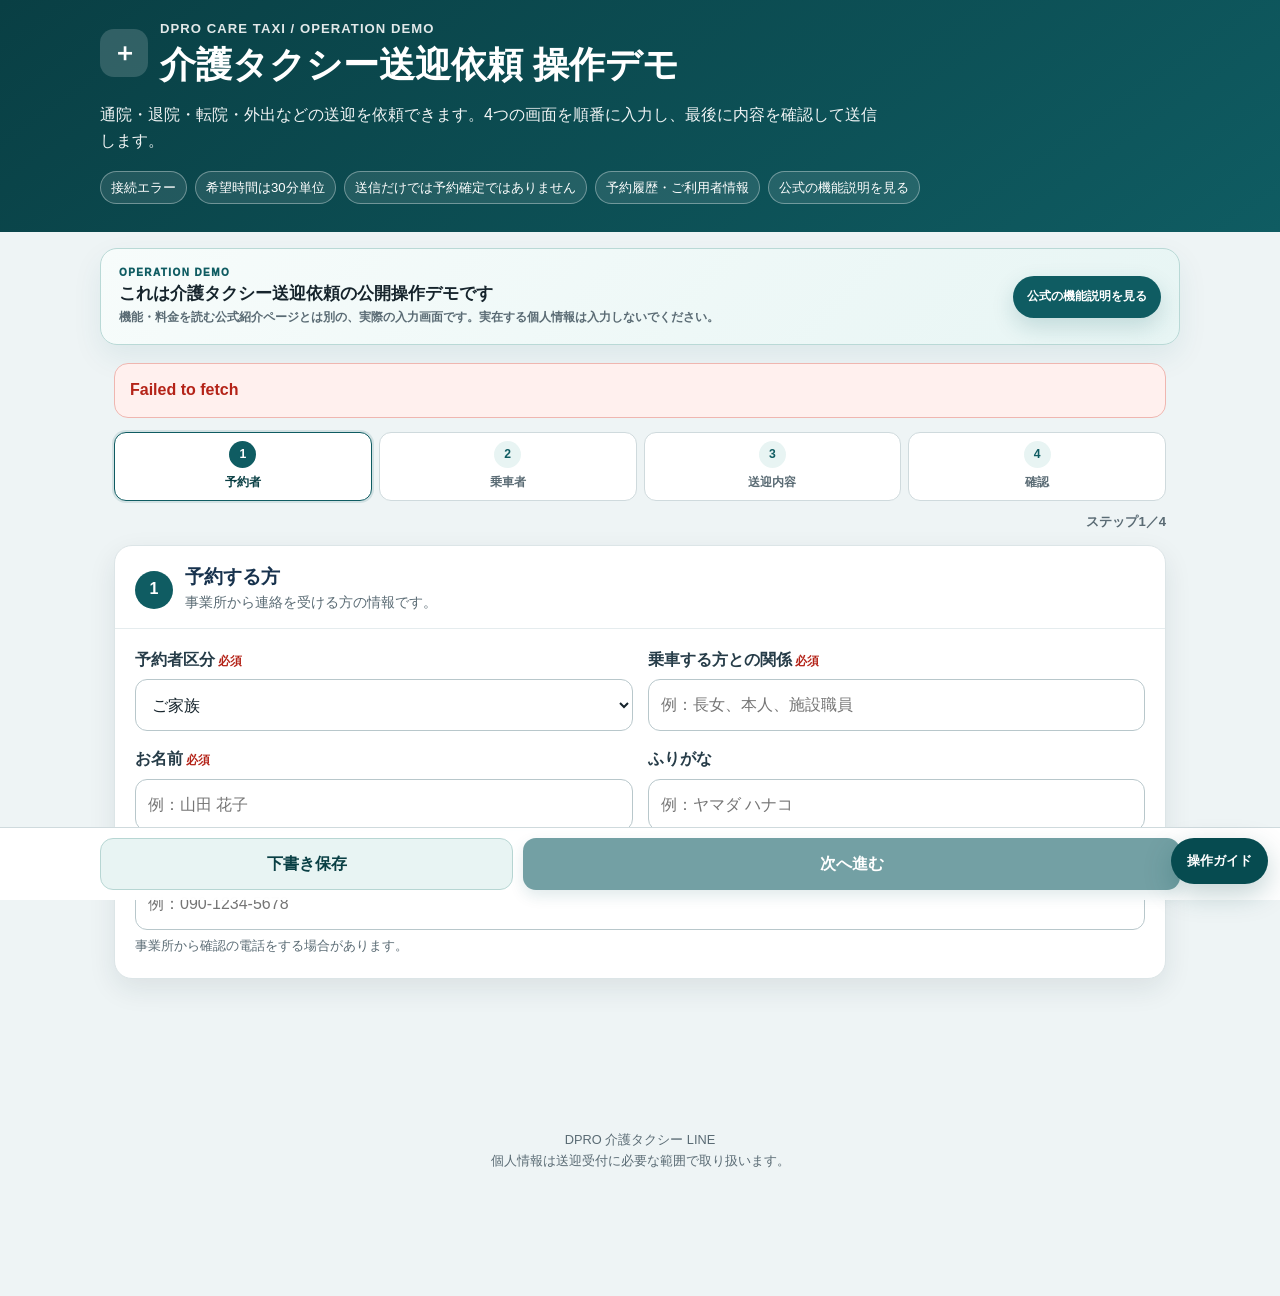
<file: index.html>
<!doctype html>
<html lang="ja">
<head>
  <meta charset="utf-8">
  <meta name="viewport" content="width=device-width,initial-scale=1,viewport-fit=cover">
  <meta name="color-scheme" content="light">
<meta name="theme-color" content="#0f5c62">
  <meta name="format-detection" content="telephone=no">
  <title>DPRO 介護タクシー｜公開操作デモ・送迎依頼</title>
  <script src="./config.js"></script>
  <style>
    :root {
      --primary: #0f5c62;
      --primary-dark: #093f44;
      --primary-soft: #e8f4f3;
      --navy: #17324d;
      --ink: #16242c;
      --muted: #5a6b74;
      --line: #cfdadd;
      --surface: #ffffff;
      --background: #eef4f5;
      --warning: #a75b00;
      --warning-soft: #fff4dd;
      --danger: #b42318;
      --danger-soft: #fff0ee;
      --success: #177245;
      --success-soft: #eaf7ef;
      --focus: #0b74de;
      --shadow: 0 10px 28px rgba(20, 49, 56, .09);
      --radius: 18px;
    }
    * { box-sizing: border-box; }
    html { background: var(--background); color: var(--ink); font-family: -apple-system, BlinkMacSystemFont, "Segoe UI", "Noto Sans JP", sans-serif; font-size: 16px; }
    body { margin: 0; min-width: 320px; line-height: 1.65; }
    button, input, select, textarea { font: inherit; }
    button, label, select { -webkit-tap-highlight-color: transparent; }
    a { color: var(--primary); }
    .app { min-height: 100dvh; }
    .hero { background: linear-gradient(145deg, var(--primary-dark), var(--primary)); color: white; padding: calc(18px + env(safe-area-inset-top)) 18px 28px; }
    .hero-inner, .main, .footer-inner { width: min(1080px, 100%); margin-inline: auto; }
    .brand { display: flex; align-items: center; gap: 12px; }
    .brand-mark { width: 48px; height: 48px; border-radius: 14px; background: rgba(255,255,255,.16); display: grid; place-items: center; font-size: 25px; font-weight: 800; }
    .eyebrow { margin: 0; font-size: .82rem; font-weight: 800; letter-spacing: .08em; opacity: .88; }
    h1 { margin: 2px 0 0; font-size: clamp(1.55rem, 5vw, 2.25rem); line-height: 1.28; }
    .hero-copy { margin: 14px 0 0; font-size: 1rem; opacity: .94; max-width: 780px; }
    .status-row { display: flex; flex-wrap: wrap; gap: 8px; margin-top: 16px; }
    .status-pill { padding: 5px 10px; border: 1px solid rgba(255,255,255,.35); border-radius: 999px; font-size: .82rem; background: rgba(255,255,255,.1); color: #fff; text-decoration: none; }
    a.status-pill:hover { background: rgba(255,255,255,.2); }
    .main { padding: 18px 14px 110px; }
    .notice { border-radius: 14px; padding: 13px 15px; margin-bottom: 14px; font-weight: 650; }
    .notice.info { background: var(--primary-soft); color: var(--primary-dark); border: 1px solid #b9d9d6; }
    .notice.warn { background: var(--warning-soft); color: #744000; border: 1px solid #edcf96; }
    .notice.error { background: var(--danger-soft); color: var(--danger); border: 1px solid #efb6b0; }
    .notice.success { background: var(--success-soft); color: var(--success); border: 1px solid #add8bd; }
    .hidden { display: none !important; }
    .step-nav { display: grid; grid-template-columns: repeat(4, 1fr); gap: 7px; margin: 0 0 14px; }
    .step-chip { appearance: none; width: 100%; background: white; border: 1px solid var(--line); border-radius: 12px; text-align: center; padding: 8px 3px; color: var(--muted); font-size: .76rem; font-weight: 800; cursor: default; }
    .step-chip span { display: block; margin: 0 auto 4px; width: 27px; height: 27px; border-radius: 50%; background: var(--primary-soft); color: var(--primary); line-height: 27px; }
    .step-chip.is-current { border-color: var(--primary); box-shadow: 0 0 0 2px rgba(15,92,98,.12); color: var(--primary-dark); }
    .step-chip.is-current span { color: white; background: var(--primary); }
    .step-chip.is-complete { color: var(--success); cursor: pointer; }
    .step-chip.is-complete span { color: white; background: var(--success); }
    .progress-text { margin: -4px 0 13px; text-align: right; color: var(--muted); font-size: .82rem; font-weight: 750; }
    .card { background: var(--surface); border: 1px solid #dce5e7; border-radius: var(--radius); box-shadow: var(--shadow); margin-bottom: 16px; overflow: hidden; }
    .card-head { padding: 18px 20px 13px; border-bottom: 1px solid #e5ecee; display: flex; gap: 12px; align-items: center; }
    .step-number { flex: 0 0 38px; width: 38px; height: 38px; border-radius: 50%; display: grid; place-items: center; color: white; background: var(--primary); font-weight: 900; }
    .card-head h2 { margin: 0; font-size: 1.2rem; line-height: 1.35; color: var(--navy); }
    .card-head p { margin: 2px 0 0; font-size: .86rem; color: var(--muted); }
    .card-body { padding: 18px 20px 22px; }
    .grid { display: grid; grid-template-columns: repeat(2, minmax(0,1fr)); gap: 15px; }
    .field.full { grid-column: 1 / -1; }
    .field label, .legend { display: block; margin-bottom: 6px; font-weight: 800; color: #263c48; }
    .required::after { content: " 必須"; color: var(--danger); font-size: .72rem; font-weight: 900; }
    input[type="text"], input[type="tel"], input[type="date"], select, textarea { width: 100%; min-height: 52px; border: 1.5px solid #b8c7cb; border-radius: 12px; background: white; color: var(--ink); padding: 10px 12px; outline: none; }
    textarea { min-height: 108px; resize: vertical; }
    input:focus, select:focus, textarea:focus { border-color: var(--focus); box-shadow: 0 0 0 3px rgba(11,116,222,.14); }
    input[aria-invalid="true"], select[aria-invalid="true"], textarea[aria-invalid="true"] { border-color: var(--danger); background: #fffafa; }
    .help { margin: 5px 0 0; font-size: .8rem; color: var(--muted); }
    .choice-grid { display: grid; grid-template-columns: repeat(2,minmax(0,1fr)); gap: 9px; }
    .choice-grid.three { grid-template-columns: repeat(3,minmax(0,1fr)); }
    .choice { position: relative; }
    .choice input { position: absolute; opacity: 0; pointer-events: none; }
    .choice label { display: flex; align-items: center; gap: 9px; min-height: 52px; padding: 10px 12px; border: 1.5px solid #b8c7cb; border-radius: 12px; background: white; cursor: pointer; font-weight: 750; }
    .choice label::before { content: ""; width: 18px; height: 18px; border: 2px solid #82959b; border-radius: 50%; flex: 0 0 auto; }
    .choice input:checked + label { border-color: var(--primary); background: var(--primary-soft); color: var(--primary-dark); }
    .choice input:checked + label::before { border: 5px solid var(--primary); background: white; }
    .checks { display: grid; grid-template-columns: repeat(2,minmax(0,1fr)); gap: 8px; }
    .check-label { display: flex; align-items: flex-start; gap: 9px; min-height: 48px; padding: 10px; border: 1px solid #cedadc; border-radius: 11px; font-weight: 650; }
    .check-label input { width: 21px; height: 21px; margin: 2px 0 0; accent-color: var(--primary); flex: 0 0 auto; }
    .same-box, .toggle-box { padding: 12px; border: 1px solid #c6d7da; border-radius: 12px; background: #f5f9f9; }
    .same-box label, .toggle-box label { display: flex; align-items: center; gap: 10px; margin: 0; font-weight: 800; }
    .same-box input, .toggle-box input { width: 22px; height: 22px; accent-color: var(--primary); }
    .subsection { padding-top: 16px; margin-top: 16px; border-top: 1px dashed #cbd7da; }
    .subsection h3 { margin: 0 0 10px; font-size: 1.02rem; color: var(--navy); }
    .disclosure { margin-top: 12px; border-radius: 14px; background: #f8fbfb; border: 1px solid #dbe6e8; padding: 14px; }
    .summary-card { border: 1px solid #d9e3e5; border-radius: 14px; padding: 4px 14px; background: #fbfdfd; }
    .summary dl { margin: 0; }
    .summary-row { display: grid; grid-template-columns: 10em 1fr; gap: 10px; padding: 11px 0; border-bottom: 1px solid #edf1f2; }
    .summary-row:last-child { border-bottom: 0; }
    .summary dt { color: var(--muted); font-weight: 800; }
    .summary dd { margin: 0; font-weight: 700; white-space: pre-wrap; overflow-wrap: anywhere; }
    .edit-link { border: 0; background: transparent; color: var(--primary); font-weight: 850; text-decoration: underline; cursor: pointer; padding: 3px 0; }
    .confirm-intro { display: flex; justify-content: space-between; gap: 12px; align-items: center; margin-bottom: 12px; }
    .confirm-intro p { margin: 0; color: var(--muted); }
    .action-bar { position: fixed; z-index: 20; left: 0; right: 0; bottom: 0; padding: 10px 14px calc(10px + env(safe-area-inset-bottom)); background: rgba(255,255,255,.96); border-top: 1px solid #cfdadd; backdrop-filter: blur(8px); }
    .action-inner { width: min(1080px,100%); margin: auto; display: grid; grid-template-columns: minmax(100px,.7fr) minmax(125px,.8fr) minmax(180px,1.3fr); gap: 10px; }
    .action-inner.no-previous { grid-template-columns: minmax(125px,.85fr) minmax(190px,1.35fr); }
    .btn { min-height: 52px; border: 0; border-radius: 13px; padding: 11px 16px; cursor: pointer; font-weight: 900; }
    .btn:disabled { opacity: .58; cursor: wait; }
    .btn-primary { color: white; background: var(--primary); box-shadow: 0 6px 15px rgba(15,92,98,.22); }
    .btn-secondary { color: var(--primary-dark); background: var(--primary-soft); border: 1px solid #b7d6d3; }
    .btn-ghost { color: var(--navy); background: white; border: 1px solid #c8d4d7; }
    .modal { position: fixed; z-index: 50; inset: 0; background: rgba(5,24,31,.6); display: grid; align-items: end; padding: 12px; }
    .modal-panel { width: min(700px,100%); max-height: 90dvh; overflow: auto; margin-inline: auto; background: white; border-radius: 22px; box-shadow: 0 20px 60px rgba(0,0,0,.28); }
    .success-panel { text-align: center; padding: 28px 18px; }
    .success-icon { margin: auto; width: 70px; height: 70px; border-radius: 50%; display: grid; place-items: center; background: var(--success-soft); color: var(--success); font-size: 38px; font-weight: 900; }
    .trip-number { display: inline-block; margin: 8px 0 16px; padding: 9px 14px; border-radius: 10px; background: #f0f4f5; font-size: 1.1rem; font-weight: 900; letter-spacing: .04em; }
    .footer { padding: 24px 16px 125px; color: var(--muted); font-size: .8rem; text-align: center; }
    .spinner { display: inline-block; width: 18px; height: 18px; border: 3px solid rgba(255,255,255,.35); border-top-color: white; border-radius: 50%; animation: spin .8s linear infinite; vertical-align: -4px; margin-right: 7px; }
    @keyframes spin { to { transform: rotate(360deg); } }
    @media (max-width: 720px) {
      .grid { grid-template-columns: 1fr; }
      .field.full { grid-column: auto; }
      .checks { grid-template-columns: 1fr; }
      .choice-grid.three { grid-template-columns: 1fr; }
      .card-body, .card-head { padding-inline: 14px; }
      .summary-row { grid-template-columns: 1fr; gap: 2px; }
      .action-inner { grid-template-columns: .7fr .85fr 1.25fr; }
      .confirm-intro { align-items: flex-start; }
    }
    @media (max-width: 440px) {
      .choice-grid { grid-template-columns: 1fr; }
      .step-chip { font-size: .68rem; }
      .step-chip span { width: 25px; height: 25px; line-height: 25px; }
      .action-inner { grid-template-columns: .65fr .85fr 1.35fr; gap: 7px; }
      .btn { padding-inline: 8px; font-size: .91rem; }
    }
  
/* CARETAXI-11 最終UI・アクセシビリティ調整 */
:focus-visible{outline:3px solid #f5a623!important;outline-offset:2px!important}
button:disabled,input:disabled,select:disabled,textarea:disabled{cursor:not-allowed;opacity:.62}
.date-control{position:relative;display:flex;align-items:center;justify-content:center;min-height:46px;min-width:230px;border:1px solid var(--line,#c7dadd);border-radius:10px;background:#fff;color:var(--deep,#064c51);font-weight:900;padding:0 44px 0 14px;overflow:hidden}
.date-control::after{content:"📅";position:absolute;right:13px;top:50%;transform:translateY(-50%);font-size:16px;pointer-events:none}
.date-control .date-display{pointer-events:none;white-space:nowrap}
.date-control input[type="date"]{position:absolute;inset:0;width:100%;height:100%;opacity:0;cursor:pointer;border:0;padding:0}
@media(max-width:650px){.date-control{min-width:0;width:100%;font-size:14px;padding-left:10px;padding-right:38px}}
@media(prefers-reduced-motion:reduce){*,*::before,*::after{scroll-behavior:auto!important;animation-duration:.01ms!important;animation-iteration-count:1!important;transition-duration:.01ms!important}}


/* DPRO-SYSTEMS-5 CARETAXI OPERATION DEMO */
.operation-demo-banner{
  width:min(1080px,calc(100% - 28px));
  margin:16px auto 0;
  padding:16px 18px;
  display:flex;
  align-items:center;
  justify-content:space-between;
  gap:20px;
  border:1px solid #b9d9d6;
  border-radius:17px;
  background:linear-gradient(135deg,#f7fcfb,#e7f5f4);
  box-shadow:0 12px 30px rgba(15,92,98,.08);
}
.operation-demo-banner>div{display:flex;flex-direction:column}
.operation-demo-banner small{
  color:var(--primary,#0f5c62);
  font-size:10px;
  font-weight:1000;
  letter-spacing:.14em;
}
.operation-demo-banner strong{font-size:17px;line-height:1.4}
.operation-demo-banner span{margin-top:3px;color:var(--muted,#5a6b74);font-size:12px;font-weight:700}
.operation-demo-banner a,
.official-demo-link{
  flex:0 0 auto;
  min-height:42px;
  display:inline-flex;
  align-items:center;
  justify-content:center;
  padding:8px 14px;
  border-radius:999px;
  color:#fff!important;
  background:var(--primary,#0f5c62);
  text-decoration:none!important;
  font-size:12px;
  font-weight:900;
  box-shadow:0 9px 22px rgba(15,92,98,.18);
}
.operation-demo-banner.compact{
  width:min(1100px,calc(100% - 44px));
  margin-top:14px;
}
.login-card .official-demo-link{
  width:100%;
  margin-top:10px;
  background:#fff;
  color:var(--primary-dark,var(--deep,#084b50))!important;
  border:1px solid #b9d6d4;
  box-shadow:none;
}
.top .official-demo-link{
  min-height:42px;
  padding:7px 12px;
  border:1px solid rgba(255,255,255,.5);
  background:rgba(255,255,255,.11);
  box-shadow:none;
}
@media(max-width:720px){
  .operation-demo-banner{
    align-items:flex-start;
    flex-direction:column;
  }
  .operation-demo-banner a{width:100%}
  .operation-demo-banner.compact{width:min(100% - 24px,1100px)}
}
</style>
</head>
<body class="operation-demo-page">
<div class="app">
  <header class="hero">
    <div class="hero-inner">
      <div class="brand">
        <div class="brand-mark" aria-hidden="true">＋</div>
        <div><p class="eyebrow">DPRO CARE TAXI / OPERATION DEMO</p><h1 id="organizationName">介護タクシー送迎依頼 操作デモ</h1></div>
      </div>
      <p class="hero-copy">通院・退院・転院・外出などの送迎を依頼できます。4つの画面を順番に入力し、最後に内容を確認して送信します。</p>
      <div class="status-row">
        <span class="status-pill" id="connectionStatus">接続確認中</span>
        <span class="status-pill">希望時間は30分単位</span>
        <span class="status-pill">送信だけでは予約確定ではありません</span>
        <a class="status-pill" href="./member.html">予約履歴・ご利用者情報</a><a class="status-pill" href="https://dpro-shop.com/systems/caretaxi">公式の機能説明を見る</a>
      </div>
    </div>
  </header>
<section class="operation-demo-banner" aria-label="公開操作デモの案内">
  <div>
    <small>OPERATION DEMO</small>
    <strong>これは介護タクシー送迎依頼の公開操作デモです</strong>
    <span>機能・料金を読む公式紹介ページとは別の、実際の入力画面です。実在する個人情報は入力しないでください。</span>
  </div>
  <a href="https://dpro-shop.com/systems/caretaxi">公式の機能説明を見る</a>
</section>

  <main class="main">
    <div id="globalNotice" class="notice info" role="status" aria-live="polite">事業所情報を読み込んでいます。</div>
    <div id="demoNotice" class="notice warn hidden">現在は公開操作デモ環境です。入力内容は架空データとして保存されます。実在する個人情報は入力しないでください。</div>

    <nav class="step-nav" aria-label="入力手順">
      <button type="button" class="step-chip is-current" data-step-target="1"><span>1</span>予約者</button>
      <button type="button" class="step-chip" data-step-target="2"><span>2</span>乗車者</button>
      <button type="button" class="step-chip" data-step-target="3"><span>3</span>送迎内容</button>
      <button type="button" class="step-chip" data-step-target="4"><span>4</span>確認</button>
    </nav>
    <p class="progress-text" id="progressText">ステップ1／4</p>

    <form id="requestForm" novalidate>
      <section class="card wizard-step" data-step="1" aria-labelledby="requesterTitle">
        <div class="card-head">
          <div class="step-number">1</div>
          <div><h2 id="requesterTitle">予約する方</h2><p>事業所から連絡を受ける方の情報です。</p></div>
        </div>
        <div class="card-body">
          <div class="grid">
            <div class="field">
              <label class="required" for="requesterType">予約者区分</label>
              <select id="requesterType" required>
                <option value="self">ご本人</option><option value="family" selected>ご家族</option><option value="facility">施設職員</option><option value="care_manager">ケアマネジャー</option><option value="hospital">病院・クリニック</option><option value="other">その他</option>
              </select>
            </div>
            <div class="field"><label class="required" for="relationship">乗車する方との関係</label><input id="relationship" type="text" maxlength="50" placeholder="例：長女、本人、施設職員" required autocomplete="organization-title"></div>
            <div class="field"><label class="required" for="requesterName">お名前</label><input id="requesterName" type="text" maxlength="100" autocomplete="name" required placeholder="例：山田 花子"></div>
            <div class="field"><label for="requesterKana">ふりがな</label><input id="requesterKana" type="text" maxlength="100" placeholder="例：ヤマダ ハナコ"></div>
            <div class="field full"><label class="required" for="requesterPhone">電話番号</label><input id="requesterPhone" type="tel" inputmode="tel" maxlength="30" autocomplete="tel" required placeholder="例：090-1234-5678"><p class="help">事業所から確認の電話をする場合があります。</p></div>
          </div>
        </div>
      </section>

      <section class="card wizard-step hidden" data-step="2" aria-labelledby="passengerTitle">
        <div class="card-head">
          <div class="step-number">2</div>
          <div><h2 id="passengerTitle">乗車する方</h2><p>安全な送迎に必要な情報だけを入力します。</p></div>
        </div>
        <div class="card-body">
          <div class="same-box"><label><input id="sameAsRequester" type="checkbox">予約する方と乗車する方は同じ</label></div>
          <div class="grid subsection">
            <div class="field"><label class="required" for="passengerName">お名前</label><input id="passengerName" type="text" maxlength="100" required placeholder="例：山田 太郎"></div>
            <div class="field"><label for="passengerKana">ふりがな</label><input id="passengerKana" type="text" maxlength="100" placeholder="例：ヤマダ タロウ"></div>
            <div class="field"><label for="passengerPhone">本人の電話番号</label><input id="passengerPhone" type="tel" inputmode="tel" maxlength="30" placeholder="任意"></div>
            <div class="field"><label for="postalCode">郵便番号</label><input id="postalCode" type="text" inputmode="numeric" maxlength="12" placeholder="例：811-2202"></div>
            <div class="field full"><label for="passengerAddress">ご住所</label><input id="passengerAddress" type="text" maxlength="500" autocomplete="street-address" placeholder="任意・お迎え先と同じ場合は入力推奨"></div>
            <div class="field"><label class="required" for="mobilityType">移動方法</label><select id="mobilityType" required><option value="walking">歩行</option><option value="cane">杖</option><option value="walker">歩行器</option><option value="wheelchair" selected>車いす</option><option value="reclining_wheelchair">リクライニング車いす</option><option value="stretcher">ストレッチャー</option><option value="other">その他</option></select></div>
            <div class="field"><label for="wheelchairType">車いす等の詳細</label><input id="wheelchairType" type="text" maxlength="100" placeholder="例：自走式、事業所で用意希望"></div>
          </div>

          <div class="subsection">
            <span class="legend required">介助・設備は必要ですか</span>
            <div class="choice-grid">
              <div class="choice"><input id="assistanceNo" type="radio" name="assistanceNeeded" value="no" checked><label for="assistanceNo">必要なし</label></div>
              <div class="choice"><input id="assistanceYes" type="radio" name="assistanceNeeded" value="yes"><label for="assistanceYes">必要あり</label></div>
            </div>
            <div id="assistanceDetails" class="disclosure hidden">
              <span class="legend">必要な介助・設備</span>
              <div class="checks" id="assistanceChecks">
                <label class="check-label"><input type="checkbox" value="乗降介助">乗降介助</label>
                <label class="check-label"><input type="checkbox" value="院内・施設入口まで">院内・施設入口まで</label>
                <label class="check-label"><input type="checkbox" value="室内からの介助">室内からの介助</label>
                <label class="check-label"><input type="checkbox" value="階段介助">階段介助</label>
                <label class="check-label"><input type="checkbox" value="車いす貸出">車いす貸出</label>
                <label class="check-label"><input type="checkbox" value="ストレッチャー貸出">ストレッチャー貸出</label>
              </div>
            </div>
          </div>

          <div class="subsection">
            <div class="toggle-box"><label><input id="showPassengerDetails" type="checkbox">階段・建物・緊急連絡先の情報を入力する</label></div>
            <div id="passengerExtraDetails" class="disclosure hidden">
              <div class="grid">
                <div class="field"><label for="stairsNotes">階段・段差</label><input id="stairsNotes" type="text" maxlength="300" placeholder="例：玄関前に段差1段"></div>
                <div class="field"><label for="buildingNotes">建物・入口の注意</label><input id="buildingNotes" type="text" maxlength="500" placeholder="例：北側入口、エレベーターあり"></div>
                <div class="field"><label for="emergencyName">緊急連絡先のお名前</label><input id="emergencyName" type="text" maxlength="100" placeholder="任意"></div>
                <div class="field"><label for="emergencyPhone">緊急連絡先の電話番号</label><input id="emergencyPhone" type="tel" inputmode="tel" maxlength="30" placeholder="任意"></div>
              </div>
            </div>
          </div>
        </div>
      </section>

      <section class="card wizard-step hidden" data-step="3" aria-labelledby="tripTitle">
        <div class="card-head">
          <div class="step-number">3</div>
          <div><h2 id="tripTitle">送迎内容</h2><p>日時・お迎え先・目的地を入力してください。</p></div>
        </div>
        <div class="card-body">
          <div class="grid">
            <div class="field"><label class="required" for="servicePurpose">利用目的</label><select id="servicePurpose" required><option value="hospital_visit">通院</option><option value="hospital_discharge">退院</option><option value="hospital_transfer">転院</option><option value="shopping">買い物</option><option value="ceremony">冠婚葬祭</option><option value="leisure">外出・余暇</option><option value="facility_transfer">施設移動</option><option value="other">その他</option></select></div>
            <div class="field"><span class="legend required">片道・往復</span><div class="choice-grid"><div class="choice"><input id="oneWay" type="radio" name="tripType" value="one_way" checked><label for="oneWay">片道</label></div><div class="choice"><input id="roundTrip" type="radio" name="tripType" value="round_trip"><label for="roundTrip">往復</label></div></div></div>
            <div class="field"><label class="required" for="pickupDate">お迎え希望日</label><input id="pickupDate" type="date" required></div>
            <div class="field"><label class="required" for="pickupTime">お迎え希望時間</label><select id="pickupTime" required><option value="">日付を選択してください</option></select><p class="help" id="businessHourHelp"></p></div>
            <div class="field"><label for="duration">片道の予定時間</label><select id="duration"><option value="30">約30分</option><option value="60" selected>約1時間</option><option value="90">約1時間30分</option><option value="120">約2時間</option><option value="180">約3時間</option></select></div>
            <div class="field"><label for="companionCount">同乗者数</label><select id="companionCount"><option value="0">なし</option><option value="1">1名</option><option value="2">2名</option><option value="3">3名</option><option value="4">4名以上</option></select></div>
          </div>

          <div id="returnSection" class="subsection hidden">
            <h3>帰りのお迎え</h3>
            <div class="choice-grid three">
              <div class="choice"><input id="returnFixed" type="radio" name="returnMode" value="fixed_time"><label for="returnFixed">時間を指定</label></div>
              <div class="choice"><input id="returnRange" type="radio" name="returnMode" value="time_range"><label for="returnRange">時間帯を指定</label></div>
              <div class="choice"><input id="returnContact" type="radio" name="returnMode" value="contact_when_ready" checked><label for="returnContact">終了後に連絡</label></div>
            </div>
            <div id="returnDateTime" class="grid disclosure hidden">
              <div class="field"><label class="required" for="returnDate">帰りの日</label><input id="returnDate" type="date"></div>
              <div id="returnFixedField" class="field hidden"><label class="required" for="returnTime">帰りの時間</label><select id="returnTime"></select></div>
              <div id="returnRangeFields" class="field full hidden"><div class="grid"><div class="field"><label class="required" for="returnFrom">時間帯の開始</label><select id="returnFrom"></select></div><div class="field"><label class="required" for="returnUntil">時間帯の終了</label><select id="returnUntil"></select></div></div></div>
            </div>
          </div>

          <div class="subsection">
            <h3>お迎え先</h3>
            <div class="grid">
              <div class="field"><label for="pickupPlaceName">場所名</label><input id="pickupPlaceName" type="text" maxlength="150" placeholder="例：自宅、○○病院"></div>
              <div class="field"><label for="pickupPhone">連絡先電話番号</label><input id="pickupPhone" type="tel" inputmode="tel" maxlength="30" placeholder="任意"></div>
              <div class="field full"><label class="required" for="pickupAddress">住所</label><input id="pickupAddress" type="text" maxlength="500" required placeholder="都道府県から入力してください"></div>
              <div class="field full"><label for="pickupNotes">お迎え時の注意</label><input id="pickupNotes" type="text" maxlength="500" placeholder="例：正面玄関前、到着時に電話希望"></div>
            </div>
          </div>

          <div class="subsection">
            <div class="toggle-box"><label><input id="hasWaypoint" type="checkbox">途中の立寄り先がある</label></div>
            <div id="waypointSection" class="disclosure hidden">
              <h3>途中立寄り先（1か所）</h3>
              <div class="grid">
                <div class="field"><label for="waypointName">場所名</label><input id="waypointName" type="text" maxlength="150" placeholder="例：薬局"></div>
                <div class="field"><label for="waypointAddress">住所</label><input id="waypointAddress" type="text" maxlength="500" placeholder="任意"></div>
                <div class="field full"><label for="waypointNotes">立寄り時の注意</label><input id="waypointNotes" type="text" maxlength="500" placeholder="任意"></div>
              </div>
            </div>
          </div>

          <div class="subsection">
            <h3>目的地</h3>
            <div class="grid">
              <div class="field"><label for="destinationName">場所名</label><input id="destinationName" type="text" maxlength="150" placeholder="例：○○病院"></div>
              <div class="field"><label for="destinationPhone">電話番号</label><input id="destinationPhone" type="tel" inputmode="tel" maxlength="30" placeholder="任意"></div>
              <div class="field full"><label class="required" for="destinationAddress">住所</label><input id="destinationAddress" type="text" maxlength="500" required placeholder="都道府県から入力してください"></div>
              <div class="field full"><label for="destinationNotes">到着時の注意</label><input id="destinationNotes" type="text" maxlength="500" placeholder="例：受付前まで介助希望"></div>
            </div>
          </div>

          <div class="subsection">
            <div class="toggle-box"><label><input id="showCustomerNotes" type="checkbox">事業所へその他の連絡事項がある</label></div>
            <div id="customerNotesSection" class="disclosure hidden"><div class="field"><label for="customerNotes">事業所への連絡事項</label><textarea id="customerNotes" maxlength="1000" placeholder="送迎や介助について伝えておきたい内容をご入力ください。病名など不要な医療情報は入力しないでください。"></textarea></div></div>
          </div>
        </div>
      </section>

      <section class="card wizard-step hidden" data-step="4" aria-labelledby="agreementTitle">
        <div class="card-head">
          <div class="step-number">4</div>
          <div><h2 id="agreementTitle">入力内容の確認</h2><p>内容を確認し、同意にチェックして送信してください。</p></div>
        </div>
        <div class="card-body">
          <div class="confirm-intro"><p>修正する場合は「前へ戻る」または各項目の編集ボタンを押してください。</p><button class="edit-link" type="button" data-edit-step="1">予約者を編集</button></div>
          <div class="summary summary-card" id="summaryContent"></div>
          <div class="subsection">
            <label class="check-label"><input id="agreement" type="checkbox" required>入力内容を事業所へ送信し、送迎可否・見積の連絡を受けることに同意します。</label>
            <p class="help">緊急の搬送には対応できません。緊急時は119番へ連絡してください。</p>
          </div>
        </div>
      </section>
    </form>
  </main>

  <footer class="footer"><div class="footer-inner">DPRO 介護タクシー LINE<br>個人情報は送迎受付に必要な範囲で取り扱います。</div></footer>

  <div class="action-bar" id="actionBar">
    <div class="action-inner">
      <button class="btn btn-ghost hidden" type="button" id="previousButton">前へ戻る</button>
      <button class="btn btn-secondary" type="button" id="saveDraftButton">下書き保存</button>
      <button class="btn btn-primary" type="button" id="nextButton">次へ進む</button>
    </div>
  </div>

  <div class="modal hidden" id="successModal" role="dialog" aria-modal="true" aria-labelledby="successTitle">
    <div class="modal-panel">
      <div class="success-panel">
        <div class="success-icon">✓</div>
        <h2 id="successTitle">送迎依頼を受け付けました</h2>
        <p>この時点では予約確定ではありません。事業所からの確認連絡をお待ちください。</p>
        <div class="trip-number" id="tripNumber">受付番号</div>
        <button class="btn btn-primary" type="button" id="newRequestButton">画面を閉じる</button>
      </div>
    </div>
  </div>
</div>

<script>
(() => {
  "use strict";
  const CONFIG = window.CARETAXI_CONFIG || {};
  const $ = (id) => document.getElementById(id);
  const form = $("requestForm");
  const TOTAL_STEPS = 4;
  let publicConfig = null;
  let memberToken = null;
  let isSubmitting = false;
  let currentStep = 1;
  let highestCompletedStep = 0;
  let idempotencyKey = createIdempotencyKey();

  const LABELS = {
    self: "ご本人", family: "ご家族", facility: "施設職員", care_manager: "ケアマネジャー", hospital: "病院・クリニック", other: "その他",
    hospital_visit: "通院", hospital_discharge: "退院", hospital_transfer: "転院", shopping: "買い物", ceremony: "冠婚葬祭", leisure: "外出・余暇", facility_transfer: "施設移動",
    one_way: "片道", round_trip: "往復", fixed_time: "時間指定", time_range: "時間帯指定", contact_when_ready: "終了後に連絡",
    walking: "歩行", cane: "杖", walker: "歩行器", wheelchair: "車いす", reclining_wheelchair: "リクライニング車いす", stretcher: "ストレッチャー"
  };

  document.addEventListener("DOMContentLoaded", initialize);

  async function initialize() {
    bindEvents();
    restoreDraft();
    applyRepeatPrefill();
    updateSamePerson();
    updateAssistanceDetails();
    updatePassengerExtraDetails();
    updateWaypoint();
    updateCustomerNotes();
    updateTripType();
    setInitialDates();
    setStep(currentStep, false);
    try {
      publicConfig = await api("/v1/config/public", { method: "GET", auth: false });
      $("organizationName").textContent = `${publicConfig.organization.name}｜送迎依頼`;
      $("connectionStatus").textContent = "事業所へ接続済み";
      showNotice("送信後、事業所が内容を確認します。お急ぎの場合は事業所へ電話でご相談ください。", "info");
      $("demoNotice").classList.toggle("hidden", !publicConfig.organization.is_demo);
      populatePickupTimes();
      await createMemberSession();
    } catch (error) {
      showNotice(error.message || "事業所へ接続できませんでした。", "error");
      $("connectionStatus").textContent = "接続エラー";
      $("nextButton").disabled = true;
    }
  }

  function bindEvents() {
    $("sameAsRequester").addEventListener("change", updateSamePerson);
    ["requesterName","requesterKana","requesterPhone"].forEach(id => $(id).addEventListener("input", updateSamePerson));
    document.querySelectorAll('input[name="assistanceNeeded"]').forEach(el => el.addEventListener("change", updateAssistanceDetails));
    $("showPassengerDetails").addEventListener("change", updatePassengerExtraDetails);
    $("hasWaypoint").addEventListener("change", updateWaypoint);
    $("showCustomerNotes").addEventListener("change", updateCustomerNotes);
    document.querySelectorAll('input[name="tripType"]').forEach(el => el.addEventListener("change", updateTripType));
    document.querySelectorAll('input[name="returnMode"]').forEach(el => el.addEventListener("change", updateReturnMode));
    $("pickupDate").addEventListener("change", () => { populatePickupTimes(); syncReturnDate(); });
    $("returnDate").addEventListener("change", populateReturnTimes);
    $("previousButton").addEventListener("click", () => setStep(Math.max(1, currentStep - 1)));
    $("nextButton").addEventListener("click", handlePrimaryAction);
    $("saveDraftButton").addEventListener("click", () => saveDraft(true));
    $("newRequestButton").addEventListener("click", closeAfterSuccess);
    document.querySelectorAll("[data-step-target]").forEach(button => button.addEventListener("click", () => {
      const target = Number(button.dataset.stepTarget);
      if (target < currentStep || target <= highestCompletedStep + 1) setStep(target);
    }));
    document.querySelectorAll("[data-edit-step]").forEach(button => button.addEventListener("click", () => setStep(Number(button.dataset.editStep))));
    form.addEventListener("input", debounce(() => saveDraft(false), 500));
    form.addEventListener("change", debounce(() => saveDraft(false), 300));
  }

  async function createMemberSession() {
    if (!CONFIG.DEMO_MODE) throw new Error("LINE認証は次のLIFF設定STEPで有効化します。");
    let lineUserId = localStorage.getItem(CONFIG.DEMO_LINE_USER_KEY);
    if (!lineUserId) {
      lineUserId = `demo-line-${randomUuid()}`;
      localStorage.setItem(CONFIG.DEMO_LINE_USER_KEY, lineUserId);
    }
    const result = await api("/v1/auth/member", { method: "POST", auth: false, body: { line_user_id: lineUserId, organization_code: CONFIG.ORGANIZATION_CODE } });
    memberToken = result.token;
  }

  function setStep(step, scroll = true) {
    currentStep = Math.min(TOTAL_STEPS, Math.max(1, Number(step) || 1));
    document.querySelectorAll(".wizard-step").forEach(section => section.classList.toggle("hidden", Number(section.dataset.step) !== currentStep));
    document.querySelectorAll("[data-step-target]").forEach(button => {
      const number = Number(button.dataset.stepTarget);
      button.classList.toggle("is-current", number === currentStep);
      button.classList.toggle("is-complete", number <= highestCompletedStep && number !== currentStep);
      button.setAttribute("aria-current", number === currentStep ? "step" : "false");
    });
    $("progressText").textContent = `ステップ${currentStep}／${TOTAL_STEPS}`;
    $("previousButton").classList.toggle("hidden", currentStep === 1);
    document.querySelector(".action-inner").classList.toggle("no-previous", currentStep === 1);
    $("nextButton").textContent = currentStep === 4 ? "この内容で送信" : "次へ進む";
    if (currentStep === 4) $("summaryContent").innerHTML = buildSummaryHtml();
    if (scroll) window.scrollTo({ top: document.querySelector(".step-nav").offsetTop - 12, behavior: "smooth" });
    saveDraft(false);
  }

  function handlePrimaryAction() {
    if (currentStep < 4) {
      if (!validateStep(currentStep)) return;
      highestCompletedStep = Math.max(highestCompletedStep, currentStep);
      setStep(currentStep + 1);
      return;
    }
    if (!validateStep(4)) return;
    submitRequest();
  }

  function validateStep(step) {
    clearInvalid();
    updateSamePerson();
    const section = document.querySelector(`.wizard-step[data-step="${step}"]`);
    const controls = [...section.querySelectorAll("input,select,textarea")].filter(el => !el.disabled && !el.closest(".hidden"));
    const firstInvalid = controls.find(el => !el.checkValidity());
    if (firstInvalid) {
      firstInvalid.setAttribute("aria-invalid", "true");
      showNotice("未入力または入力内容に誤りがあります。赤く表示された項目を確認してください。", "error");
      firstInvalid.focus({ preventScroll: true });
      firstInvalid.scrollIntoView({ behavior: "smooth", block: "center" });
      return false;
    }
    if (step === 1) {
      const phone = normalizePhone($("requesterPhone").value);
      if (phone.length < 10 || phone.length > 11) return failMessage("予約する方の電話番号を正しく入力してください。", $("requesterPhone"));
    }
    if (step === 3) {
      const validationError = validateBusinessRules();
      if (validationError) return failMessage(validationError);
    }
    if (step === 4 && !$("agreement").checked) return failMessage("同意欄にチェックしてから送信してください。", $("agreement"));
    showNotice(step === 4 ? "内容を送信しています。" : "入力内容を確認しました。次のステップへ進みます。", "info");
    return true;
  }

  function failMessage(message, element) {
    showNotice(message, "error");
    if (element) { element.setAttribute("aria-invalid", "true"); element.scrollIntoView({ behavior: "smooth", block: "center" }); }
    return false;
  }

  function updateSamePerson() {
    const same = $("sameAsRequester").checked;
    ["passengerName","passengerKana","passengerPhone"].forEach(id => $(id).readOnly = same);
    if (same) {
      $("passengerName").value = $("requesterName").value;
      $("passengerKana").value = $("requesterKana").value;
      $("passengerPhone").value = $("requesterPhone").value;
      $("relationship").value = "本人";
      $("requesterType").value = "self";
    }
  }

  function updateAssistanceDetails() {
    const needed = selectedValue("assistanceNeeded") === "yes";
    $("assistanceDetails").classList.toggle("hidden", !needed);
    if (!needed) document.querySelectorAll("#assistanceChecks input").forEach(el => el.checked = false);
  }
  function updatePassengerExtraDetails() {
    const enabled = $("showPassengerDetails").checked;
    $("passengerExtraDetails").classList.toggle("hidden", !enabled);
    if (!enabled) ["stairsNotes","buildingNotes","emergencyName","emergencyPhone"].forEach(id => $(id).value = "");
  }
  function updateWaypoint() {
    const enabled = $("hasWaypoint").checked;
    $("waypointSection").classList.toggle("hidden", !enabled);
    if (!enabled) ["waypointName","waypointAddress","waypointNotes"].forEach(id => $(id).value = "");
  }
  function updateCustomerNotes() {
    const enabled = $("showCustomerNotes").checked;
    $("customerNotesSection").classList.toggle("hidden", !enabled);
    if (!enabled) $("customerNotes").value = "";
  }

  function updateTripType() {
    const roundTrip = selectedValue("tripType") === "round_trip";
    $("returnSection").classList.toggle("hidden", !roundTrip);
    updateReturnMode();
  }
  function updateReturnMode() {
    const roundTrip = selectedValue("tripType") === "round_trip";
    const mode = selectedValue("returnMode") || "contact_when_ready";
    const showDate = roundTrip && mode !== "contact_when_ready";
    $("returnDateTime").classList.toggle("hidden", !showDate);
    $("returnFixedField").classList.toggle("hidden", !(showDate && mode === "fixed_time"));
    $("returnRangeFields").classList.toggle("hidden", !(showDate && mode === "time_range"));
    $("returnDate").required = showDate;
    $("returnTime").required = showDate && mode === "fixed_time";
    $("returnFrom").required = showDate && mode === "time_range";
    $("returnUntil").required = showDate && mode === "time_range";
    syncReturnDate();
    populateReturnTimes();
  }

  function setInitialDates() {
    const minimum = earliestRequestDate();
    const minDate = formatDate(minimum);
    $("pickupDate").min = minDate;
    if (!$("pickupDate").value || $("pickupDate").value < minDate) $("pickupDate").value = minDate;
    $("returnDate").min = minDate;
    syncReturnDate();
  }
  function earliestRequestDate() { return new Date(Date.now() + Number(publicConfig?.settings?.request_deadline_hours || 24) * 3600000); }

  function populatePickupTimes() {
    const select = $("pickupTime");
    const current = select.value;
    select.innerHTML = "";
    const date = $("pickupDate").value;
    if (!date) return addOption(select, "", "日付を選択してください");
    if (!publicConfig) { addOption(select, current || "11:30", current || "11:30"); return; }
    const day = new Date(`${date}T12:00:00`).getDay();
    const hours = publicConfig?.business_hours?.find(item => Number(item.weekday) === day);
    if (!hours || !hours.is_open) {
      addOption(select, "", "定休日です");
      $("businessHourHelp").textContent = "選択した日は定休日です。";
      return;
    }
    const interval = Number(publicConfig?.settings?.booking_interval_minutes || 30);
    const start = timeToMinutes(hours.open_time || "08:00");
    const close = Math.min(timeToMinutes(hours.close_time || "18:00"), timeToMinutes(hours.last_request_time || hours.close_time || "18:00"));
    const earliest = earliestRequestDate();
    let count = 0;
    for (let minutes = start; minutes <= close; minutes += interval) {
      const value = minutesToTime(minutes);
      const candidate = new Date(`${date}T${value}:00+09:00`);
      if (candidate <= earliest) continue;
      addOption(select, value, value); count++;
    }
    if (!count) addOption(select, "", "受付可能な時間がありません");
    if ([...select.options].some(o => o.value === current)) select.value = current;
    $("businessHourHelp").textContent = `受付時間 ${trimTime(hours.open_time)}〜${trimTime(hours.last_request_time || hours.close_time)}（希望枠）`;
  }

  function populateReturnTimes() {
    ["returnTime","returnFrom","returnUntil"].forEach(id => {
      const select = $(id); const current = select.value; select.innerHTML = "";
      for (let m = 0; m < 24 * 60; m += 30) addOption(select, minutesToTime(m), minutesToTime(m));
      if ([...select.options].some(o => o.value === current)) select.value = current;
    });
    if (!$("returnFrom").value) $("returnFrom").value = "12:00";
    if (!$("returnUntil").value) $("returnUntil").value = "14:00";
  }
  function syncReturnDate() {
    const pickupDate = $("pickupDate").value;
    $("returnDate").min = pickupDate || formatDate(new Date());
    if (!$("returnDate").value || $("returnDate").value < pickupDate) $("returnDate").value = pickupDate;
  }

  function validateBusinessRules() {
    if (!$("pickupTime").value) return "受付可能なお迎え時間を選択してください。";
    const pickup = createIso($("pickupDate").value, $("pickupTime").value);
    if (!pickup || new Date(pickup) <= new Date()) return "過去の日時は選択できません。";
    if (selectedValue("tripType") === "round_trip") {
      const mode = selectedValue("returnMode");
      if (mode === "fixed_time") {
        const ret = createIso($("returnDate").value, $("returnTime").value);
        if (!ret || new Date(ret) <= new Date(pickup)) return "帰りのお迎え時間は行きより後にしてください。";
      }
      if (mode === "time_range") {
        const from = createIso($("returnDate").value, $("returnFrom").value);
        const until = createIso($("returnDate").value, $("returnUntil").value);
        if (!from || !until || new Date(from) <= new Date(pickup) || new Date(until) <= new Date(from)) return "帰りの時間帯を正しく入力してください。";
      }
    }
    return null;
  }

  function buildSummaryHtml() {
    const items = summaryItems();
    return `<dl>${items.map(([term, value, step]) => `<div class="summary-row"><dt>${escapeHtml(term)}</dt><dd>${escapeHtml(value || "－")}<br><button type="button" class="edit-link" data-summary-step="${step}">この項目を修正</button></dd></div>`).join("")}</dl>`;
  }

  function summaryItems() {
    const round = selectedValue("tripType") === "round_trip";
    const returnMode = selectedValue("returnMode");
    let returnText = "なし";
    if (round && returnMode === "contact_when_ready") returnText = "診察・用事終了後に連絡";
    if (round && returnMode === "fixed_time") returnText = `${formatJapaneseDate($("returnDate").value)} ${$("returnTime").value}`;
    if (round && returnMode === "time_range") returnText = `${formatJapaneseDate($("returnDate").value)} ${$("returnFrom").value}〜${$("returnUntil").value}`;
    return [
      ["予約する方", `${$("requesterName").value}（${LABELS[$("requesterType").value] || $("requesterType").value}）\n${$("requesterPhone").value}`, 1],
      ["乗車する方", `${$("passengerName").value}\n移動方法：${LABELS[$("mobilityType").value] || $("mobilityType").value}`, 2],
      ["必要な介助", checkedValues().join("、") || "なし", 2],
      ["送迎日時", `${LABELS[$("servicePurpose").value]}・${LABELS[selectedValue("tripType")]}\n${formatJapaneseDate($("pickupDate").value)} ${$("pickupTime").value}`, 3],
      ["お迎え先", `${$("pickupPlaceName").value}\n${$("pickupAddress").value}`, 3],
      ["途中立寄り", $("waypointAddress").value ? `${$("waypointName").value}\n${$("waypointAddress").value}` : "なし", 3],
      ["目的地", `${$("destinationName").value}\n${$("destinationAddress").value}`, 3],
      ["帰りのお迎え", returnText, 3],
      ["同乗者", `${$("companionCount").value}名`, 3],
      ["連絡事項", $("customerNotes").value || "なし", 3]
    ];
  }

  async function submitRequest() {
    if (isSubmitting) return;
    isSubmitting = true;
    const button = $("nextButton");
    button.disabled = true;
    button.innerHTML = '<span class="spinner"></span>送信中';
    try {
      if (!memberToken) await createMemberSession();
      const result = await api("/v1/trip/request", { method: "POST", auth: true, headers: { "Idempotency-Key": idempotencyKey }, body: buildPayload() });
      localStorage.removeItem(CONFIG.DRAFT_STORAGE_KEY);
      $("tripNumber").textContent = `受付番号：${result.trip_no}`;
      openModal("successModal");
    } catch (error) {
      showNotice(error.message || "送信できませんでした。時間をおいて再度お試しください。", "error");
      window.scrollTo({ top: 0, behavior: "smooth" });
    } finally {
      isSubmitting = false;
      button.disabled = false;
      button.textContent = "この内容で送信";
    }
  }

  function buildPayload() {
    const assistance = checkedValues();
    const mobility = $("mobilityType").value;
    const equipment = [];
    if (["wheelchair","reclining_wheelchair","stretcher"].includes(mobility)) equipment.push(mobility);
    if (assistance.includes("車いす貸出")) equipment.push("wheelchair");
    if (assistance.includes("ストレッチャー貸出")) equipment.push("stretcher");
    const tripType = selectedValue("tripType");
    const returnMode = tripType === "round_trip" ? selectedValue("returnMode") : "none";
    return {
      organization_code: CONFIG.ORGANIZATION_CODE,
      idempotency_key: idempotencyKey,
      requester: { full_name: $("requesterName").value.trim(), full_name_kana: $("requesterKana").value.trim(), phone: $("requesterPhone").value.trim(), customer_type: $("requesterType").value, relationship: $("relationship").value.trim() },
      passenger: { full_name: $("passengerName").value.trim(), full_name_kana: $("passengerKana").value.trim(), phone: $("passengerPhone").value.trim(), postal_code: $("postalCode").value.trim(), address: $("passengerAddress").value.trim(), mobility_type: mobility, wheelchair_type: $("wheelchairType").value.trim(), assistance_needs: assistance, equipment_needs: [...new Set(equipment)], stairs_notes: $("stairsNotes").value.trim(), building_access_notes: $("buildingNotes").value.trim(), emergency_contact_name: $("emergencyName").value.trim(), emergency_contact_phone: $("emergencyPhone").value.trim() },
      trip: {
        service_purpose: $("servicePurpose").value, trip_type: tripType, return_mode: returnMode,
        requested_pickup_at: createIso($("pickupDate").value, $("pickupTime").value),
        requested_return_at: returnMode === "fixed_time" ? createIso($("returnDate").value, $("returnTime").value) : null,
        requested_return_from: returnMode === "time_range" ? createIso($("returnDate").value, $("returnFrom").value) : null,
        requested_return_until: returnMode === "time_range" ? createIso($("returnDate").value, $("returnUntil").value) : null,
        companion_count: Number($("companionCount").value), expected_duration_minutes: Number($("duration").value), mobility_type: mobility, assistance_summary: assistance.join("・"),
        pickup_place_name: $("pickupPlaceName").value.trim(), pickup_address: $("pickupAddress").value.trim(), pickup_phone: $("pickupPhone").value.trim(), pickup_notes: $("pickupNotes").value.trim(),
        waypoint_place_name: $("waypointName").value.trim(), waypoint_address: $("waypointAddress").value.trim(), waypoint_notes: $("waypointNotes").value.trim(),
        destination_place_name: $("destinationName").value.trim(), destination_address: $("destinationAddress").value.trim(), destination_phone: $("destinationPhone").value.trim(), destination_notes: $("destinationNotes").value.trim(),
        customer_notes: $("customerNotes").value.trim()
      }
    };
  }

  async function api(path, options = {}) {
    const controller = new AbortController();
    const timer = setTimeout(() => controller.abort(), Number(CONFIG.REQUEST_TIMEOUT_MS || 15000));
    const headers = new Headers(options.headers || {});
    headers.set("Accept", "application/json");
    if (options.body) headers.set("Content-Type", "application/json");
    if (options.auth && memberToken) headers.set("Authorization", `Bearer ${memberToken}`);
    try {
      const response = await fetch(`${String(CONFIG.API_BASE_URL).replace(/\/$/, "")}${path}`, { method: options.method || "GET", headers, body: options.body ? JSON.stringify(options.body) : undefined, signal: controller.signal });
      const data = await response.json().catch(() => ({}));
      if(response.status===401&&options.auth){sessionStorage.removeItem(CONFIG.MEMBER_SESSION_KEY||"dpro_caretaxi_member_session_v1");memberToken=null;throw new Error("セッションの有効期限が切れました。もう一度送信してください。")}if (!response.ok || data.ok === false) throw new Error(data.message || `通信エラー（${response.status}）`);
      return data;
    } catch (error) {
      if (error.name === "AbortError") throw new Error("通信がタイムアウトしました。電波状況を確認してください。");
      throw error;
    } finally { clearTimeout(timer); }
  }

  function saveDraft(showMessage) {
    try {
      const data = { wizard_step: currentStep, highest_completed_step: highestCompletedStep };
      form.querySelectorAll("input,select,textarea").forEach(el => {
        if (!el.id && !el.name) return;
        const key = el.id || el.name;
        if (el.type === "radio") { if (el.checked) data[key] = el.value; }
        else if (el.type === "checkbox") {
          if (el.closest("#assistanceChecks")) return;
          data[key] = el.checked;
        } else data[key] = el.value;
      });
      data.assistance = checkedValues();
      data.saved_at = new Date().toISOString();
      localStorage.setItem(CONFIG.DRAFT_STORAGE_KEY, JSON.stringify(data));
      if (showMessage) showNotice("入力途中の内容をこの端末に保存しました。", "success");
    } catch { if (showMessage) showNotice("下書きを保存できませんでした。", "error"); }
  }

  function applyRepeatPrefill() {
    try {
      const key = CONFIG.REPEAT_PREFILL_KEY || "dpro_caretaxi_repeat_prefill_v1";
      const raw = localStorage.getItem(key);
      if (!raw) return;
      const data = JSON.parse(raw);
      localStorage.removeItem(key);
      const radioNames = ["assistanceNeeded", "tripType", "returnMode"];
      Object.entries(data).forEach(([keyName, value]) => {
        if (["created_at", "assistance"].includes(keyName)) return;
        if (radioNames.includes(keyName)) {
          const radio = document.querySelector(`input[name="${keyName}"][value="${CSS.escape(String(value))}"]`);
          if (radio) radio.checked = true;
          return;
        }
        const el = $(keyName);
        if (!el) return;
        if (el.type === "checkbox") el.checked = Boolean(value);
        else el.value = value ?? "";
      });
      document.querySelectorAll("#assistanceChecks input").forEach(el => {
        el.checked = Array.isArray(data.assistance) && data.assistance.includes(el.value);
      });
      currentStep = 1;
      highestCompletedStep = 0;
      idempotencyKey = createIdempotencyKey();
      showNotice("会員・家族ポータルの登録情報を入力欄へ反映しました。日時を選んで内容をご確認ください。", "success");
    } catch {
      localStorage.removeItem(CONFIG.REPEAT_PREFILL_KEY || "dpro_caretaxi_repeat_prefill_v1");
    }
  }

  function restoreDraft() {
    try {
      const raw = localStorage.getItem(CONFIG.DRAFT_STORAGE_KEY); if (!raw) return;
      const data = JSON.parse(raw);
      form.querySelectorAll("input,select,textarea").forEach(el => {
        const key = el.id || el.name; if (!(key in data)) return;
        if (el.type === "radio") el.checked = data[key] === el.value;
        else if (el.type === "checkbox") { if (!el.closest("#assistanceChecks")) el.checked = Boolean(data[key]); }
        else el.value = data[key];
      });
      document.querySelectorAll("#assistanceChecks input").forEach(el => el.checked = (data.assistance || []).includes(el.value));
      currentStep = Math.min(3, Math.max(1, Number(data.wizard_step || 1)));
      highestCompletedStep = Math.min(3, Math.max(0, Number(data.highest_completed_step || currentStep - 1)));
      showNotice("この端末に保存されていた入力途中の内容を復元しました。", "info");
    } catch { localStorage.removeItem(CONFIG.DRAFT_STORAGE_KEY); }
  }

  function closeAfterSuccess() { if (window.liff?.isInClient?.()) window.liff.closeWindow(); else { closeModal("successModal"); location.reload(); } }
  function showNotice(message, type) { const n = $("globalNotice"); n.className = `notice ${type}`; n.textContent = message; }
  function openModal(id) { $(id).classList.remove("hidden"); document.body.style.overflow = "hidden"; }
  function closeModal(id) { $(id).classList.add("hidden"); document.body.style.overflow = ""; }
  function selectedValue(name) { return document.querySelector(`input[name="${name}"]:checked`)?.value || ""; }
  function checkedValues() { return [...document.querySelectorAll("#assistanceChecks input:checked")].map(el => el.value); }
  function addOption(select, value, label) { const o = document.createElement("option"); o.value = value; o.textContent = label; select.appendChild(o); }
  function timeToMinutes(value) { const [h,m] = String(value || "00:00").slice(0,5).split(":").map(Number); return h*60+m; }
  function minutesToTime(minutes) { return `${String(Math.floor(minutes/60)).padStart(2,"0")}:${String(minutes%60).padStart(2,"0")}`; }
  function trimTime(value) { return String(value || "").slice(0,5); }
  function createIso(date, time) { return date && time ? `${date}T${time}:00+09:00` : null; }
  function formatDate(date) { return new Intl.DateTimeFormat("sv-SE", { timeZone: "Asia/Tokyo", year:"numeric",month:"2-digit",day:"2-digit" }).format(date); }
  function formatJapaneseDate(value) { if (!value) return ""; const [y,m,d] = value.split("-"); return `${y}年${Number(m)}月${Number(d)}日`; }
  function normalizePhone(value) { let v=String(value||"").replace(/[０-９]/g,c=>String.fromCharCode(c.charCodeAt(0)-0xFEE0)).replace(/＋/g,"+").replace(/[^0-9+]/g,""); return v.startsWith("+81") ? `0${v.slice(3)}` : v.replace(/\D/g,""); }
  function randomUuid() {
    if (globalThis.crypto?.randomUUID) return globalThis.crypto.randomUUID();
    const bytes = new Uint8Array(16); globalThis.crypto?.getRandomValues?.(bytes);
    if (!bytes.some(Boolean)) for (let i=0;i<bytes.length;i++) bytes[i]=Math.floor(Math.random()*256);
    bytes[6] = (bytes[6] & 0x0f) | 0x40; bytes[8] = (bytes[8] & 0x3f) | 0x80;
    const hex = [...bytes].map(b=>b.toString(16).padStart(2,"0"));
    return `${hex.slice(0,4).join("")}-${hex.slice(4,6).join("")}-${hex.slice(6,8).join("")}-${hex.slice(8,10).join("")}-${hex.slice(10).join("")}`;
  }
  function createIdempotencyKey() { return `req_${Date.now()}_${randomUuid().replace(/-/g,"")}`; }
  function escapeHtml(value) { return String(value).replace(/[&<>'"]/g, c => ({"&":"&amp;","<":"&lt;",">":"&gt;","'":"&#39;",'"':"&quot;"}[c])); }
  function clearInvalid() { form.querySelectorAll("[aria-invalid]").forEach(el => el.removeAttribute("aria-invalid")); }
  function debounce(fn, wait) { let t; return (...args) => { clearTimeout(t); t=setTimeout(()=>fn(...args),wait); }; }

  document.addEventListener("click", event => {
    const button = event.target.closest("[data-summary-step]");
    if (button) setStep(Number(button.dataset.summaryStep));
  });
})();
</script>
</body>
</html>
</file>
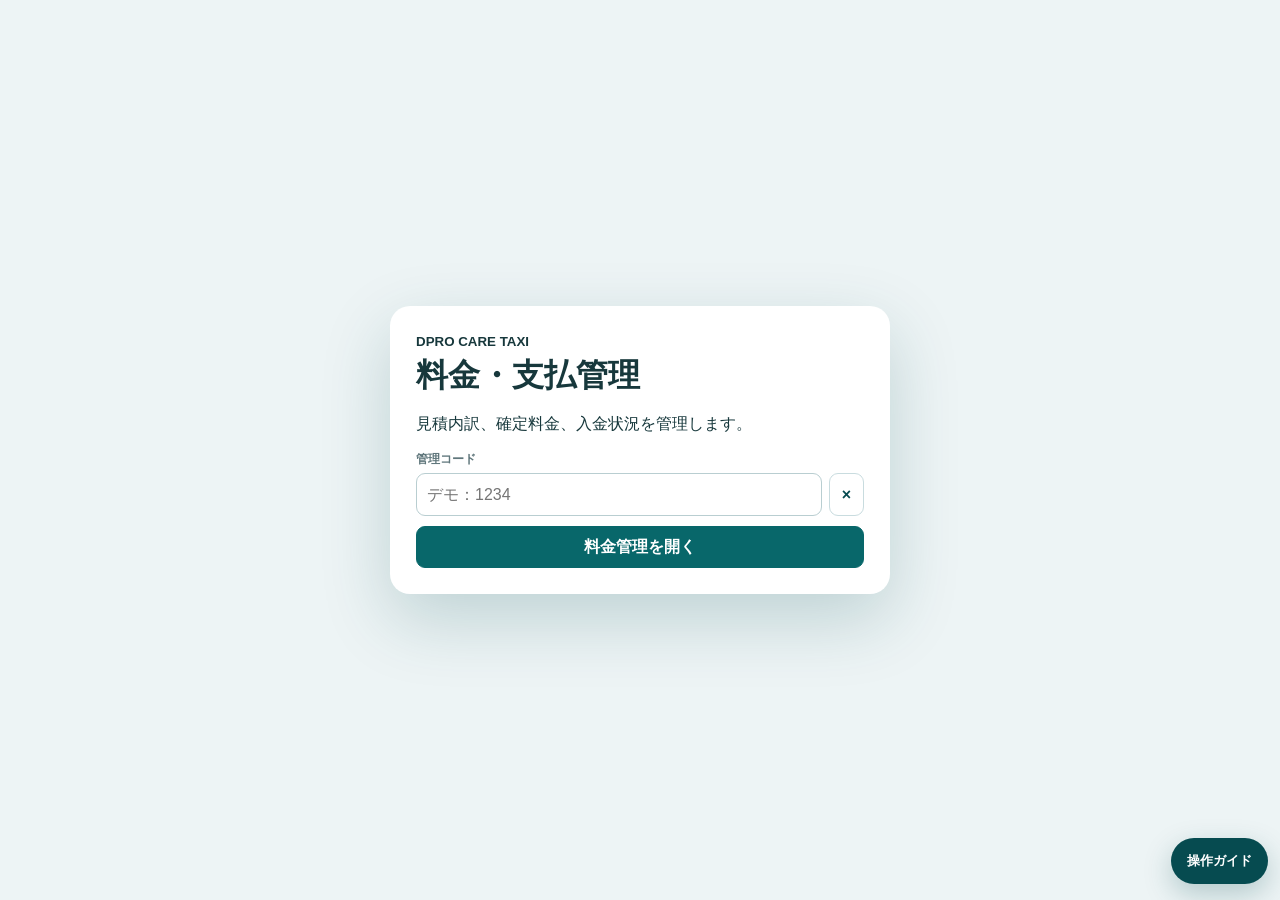
<file: billing.html>
<!doctype html>
<html lang="ja">
<head>
<meta charset="utf-8"><meta name="viewport" content="width=device-width,initial-scale=1,viewport-fit=cover"><meta name="color-scheme" content="light">
<meta name="theme-color" content="#075d61">
<title>DPRO介護タクシー｜料金・支払管理</title><script src="config.js"></script>
<style>
:root{--main:#08676a;--deep:#064b50;--bg:#edf4f5;--card:#fff;--line:#c9dcdf;--muted:#60777c;--danger:#b83832;--warn:#a86600;--ok:#167149;--shadow:0 10px 28px rgba(24,70,76,.10)}*{box-sizing:border-box}body{margin:0;background:var(--bg);color:#17383c;font-family:-apple-system,BlinkMacSystemFont,"Segoe UI","Noto Sans JP",sans-serif;font-size:16px}button,input,select,textarea{font:inherit}button{cursor:pointer}.hidden{display:none!important}.top{position:sticky;top:0;z-index:20;background:linear-gradient(120deg,var(--deep),var(--main));color:#fff;padding:14px 20px}.topin{max-width:1500px;margin:auto;display:flex;align-items:center;justify-content:space-between;gap:15px}.brand small{font-weight:900;letter-spacing:.14em}.brand h1{margin:2px 0;font-size:25px}.actions{display:flex;gap:8px;flex-wrap:wrap}.actions button{border:0;border-radius:10px;background:#fff;color:var(--deep);padding:10px 14px;font-weight:900}.shell{max-width:1500px;margin:auto;padding:14px 16px 80px}.notice{border:1px solid #ebc77f;background:#fff5dc;color:#784c00;border-radius:12px;padding:11px 14px;margin-bottom:12px;font-weight:800}.metrics{display:grid;grid-template-columns:repeat(5,1fr);gap:9px;margin-bottom:12px}.metric{background:#fff;border:1px solid var(--line);border-radius:13px;padding:11px 13px;box-shadow:var(--shadow)}.metric span{display:block;color:var(--muted);font-size:12px;font-weight:800}.metric strong{font-size:26px;color:var(--deep)}.layout{display:grid;grid-template-columns:minmax(410px,.9fr) minmax(620px,1.4fr);gap:12px;align-items:start}.panel{background:#fff;border:1px solid var(--line);border-radius:15px;box-shadow:var(--shadow);overflow:hidden}.panelhead{padding:13px 15px;border-bottom:1px solid var(--line);display:flex;justify-content:space-between;gap:10px;align-items:center}.panelhead h2{font-size:19px;margin:0}.toolbar{display:flex;gap:7px;flex-wrap:wrap;padding:10px 12px;border-bottom:1px solid var(--line)}.btn{min-height:42px;border:1px solid var(--line);background:#fff;color:var(--deep);border-radius:9px;padding:8px 12px;font-weight:900}.btn.active,.primary{background:var(--main);border-color:var(--main);color:#fff}.danger{background:#fff3f2;border-color:#e9b2ae;color:var(--danger)}.warn{background:#fff8e8;border-color:#e4bd70;color:#805000}.triplist{max-height:68vh;overflow:auto}.trip{width:100%;text-align:left;border:0;border-bottom:1px solid #e4eeee;background:#fff;padding:12px 14px}.trip:hover,.trip.selected{background:#edf7f7}.triptop{display:flex;justify-content:space-between;gap:8px}.triptime{font-weight:950;color:var(--deep)}.tripno{font-size:11px;color:var(--muted)}.route{font-weight:800;margin:6px 0}.tripmeta{display:flex;gap:7px;flex-wrap:wrap;font-size:12px}.tag{border-radius:999px;background:#eef3f4;padding:4px 8px;font-weight:800}.unpaid{background:#fff0d5;color:#875300}.paid{background:#e3f5ea;color:#176b43}.partial{background:#e9efff;color:#2a5eaa}.content{padding:12px}.empty{padding:40px;text-align:center;color:var(--muted);font-weight:800}.summary{display:grid;grid-template-columns:repeat(4,1fr);gap:8px;margin-bottom:12px}.sum{background:#f5f9fa;border-radius:11px;padding:9px}.sum span{display:block;color:var(--muted);font-size:11px;font-weight:800}.sum strong{font-size:20px}.tabs{display:flex;gap:7px;margin-bottom:10px;overflow:auto}.tab{white-space:nowrap}.section{border:1px solid var(--line);border-radius:13px;margin-bottom:10px;overflow:hidden}.section h3{margin:0;padding:11px 13px;background:#f4f9f9;border-bottom:1px solid var(--line);font-size:17px}.sectionbody{padding:11px}.grid2{display:grid;grid-template-columns:1fr 1fr;gap:9px}.field{display:grid;gap:5px}.field label{font-size:12px;color:var(--muted);font-weight:900}.field input,.field select,.field textarea{width:100%;min-height:43px;border:1px solid #b9ced1;border-radius:9px;padding:8px 10px;background:#fff}.field textarea{min-height:70px;resize:vertical}.wide{grid-column:1/-1}.editor{display:grid;gap:7px}.line{display:grid;grid-template-columns:minmax(150px,2fr) 82px 120px 110px 43px;gap:6px;align-items:center}.line input,.line select{min-width:0;height:41px;border:1px solid #b9ced1;border-radius:8px;padding:6px 8px}.line .total{text-align:right;font-weight:900}.line .remove{height:41px;border:1px solid #e2b0ad;background:#fff4f3;color:var(--danger);border-radius:8px;font-weight:900}.calc{display:grid;grid-template-columns:1fr auto;gap:5px 15px;margin-top:10px;padding-top:9px;border-top:1px dashed var(--line)}.calc b{text-align:right}.calc .grand{font-size:20px;color:var(--deep)}.row{display:flex;gap:7px;flex-wrap:wrap;margin-top:9px}.payment{border:1px solid var(--line);border-radius:10px;padding:9px;margin-top:7px;display:grid;grid-template-columns:1fr auto;gap:8px}.payment small{color:var(--muted)}.login{min-height:100vh;display:grid;place-items:center;padding:20px}.loginbox{width:min(500px,100%);background:#fff;border-radius:20px;padding:26px;box-shadow:0 25px 70px rgba(5,75,80,.2)}.loginbox h1{margin:4px 0}.error{background:#fff0ef;color:#a52c27;border:1px solid #efb5b1;padding:10px;border-radius:9px;margin:9px 0}.code{display:flex;gap:7px}.code input{flex:1}.toast{position:fixed;right:16px;bottom:18px;z-index:80;background:#143e42;color:#fff;padding:11px 15px;border-radius:10px;display:none;max-width:420px}.toast.show{display:block}.toast.bad{background:#a53530}@media(max-width:1050px){.layout{grid-template-columns:1fr}.triplist{max-height:360px}.metrics{grid-template-columns:repeat(3,1fr)}}@media(max-width:650px){body{font-size:15px}.topin{align-items:flex-start}.brand h1{font-size:20px}.shell{padding:10px}.metrics{grid-template-columns:repeat(2,1fr)}.summary{grid-template-columns:repeat(2,1fr)}.grid2{grid-template-columns:1fr}.wide{grid-column:auto}.line{grid-template-columns:1fr 62px 90px 43px}.line .total{grid-column:1/-1;background:#f4f8f9;padding:5px;border-radius:6px}.actions button{padding:8px 9px}}

.integrity{margin:9px 0;border-radius:10px;padding:10px 12px;font-weight:800;line-height:1.55}
.integrity.ok{background:#e7f6ed;border:1px solid #abd8bd;color:#176642}
.integrity.warn{background:#fff5dd;border:1px solid #e7c477;color:#7b4d00}
.integrity.danger{background:#fff0ef;border:1px solid #eab2ae;color:#a1302a}
.editor-empty{border:1px dashed #b8ced1;background:#f7fafb;color:var(--muted);border-radius:10px;padding:18px;text-align:center;font-weight:800}
.summary .notset{font-size:15px;color:var(--muted)}
.validity{display:grid;grid-template-columns:1fr 1fr;gap:8px}
.change-note{font-size:12px;color:var(--muted);margin-top:5px;line-height:1.5}

/* CARETAXI-11 最終UI・アクセシビリティ調整 */
:focus-visible{outline:3px solid #f5a623!important;outline-offset:2px!important}
button:disabled,input:disabled,select:disabled,textarea:disabled{cursor:not-allowed;opacity:.62}
.date-control{position:relative;display:flex;align-items:center;justify-content:center;min-height:46px;min-width:230px;border:1px solid var(--line,#c7dadd);border-radius:10px;background:#fff;color:var(--deep,#064c51);font-weight:900;padding:0 44px 0 14px;overflow:hidden}
.date-control::after{content:"📅";position:absolute;right:13px;top:50%;transform:translateY(-50%);font-size:16px;pointer-events:none}
.date-control .date-display{pointer-events:none;white-space:nowrap}
.date-control input[type="date"]{position:absolute;inset:0;width:100%;height:100%;opacity:0;cursor:pointer;border:0;padding:0}
@media(max-width:650px){.date-control{min-width:0;width:100%;font-size:14px;padding-left:10px;padding-right:38px}}
@media(prefers-reduced-motion:reduce){*,*::before,*::after{scroll-behavior:auto!important;animation-duration:.01ms!important;animation-iteration-count:1!important;transition-duration:.01ms!important}}

</style></head>
<body>
<div id="loginView" class="login"><form id="loginForm" class="loginbox"><small><b>DPRO CARE TAXI</b></small><h1>料金・支払管理</h1><p>見積内訳、確定料金、入金状況を管理します。</p><div id="loginError" class="error hidden" role="alert"></div><div class="field"><label>管理コード</label><div class="code"><input id="adminCode" type="password" inputmode="numeric" placeholder="デモ：1234" required><button id="clearCode" class="btn" type="button">×</button></div></div><button class="btn primary" style="width:100%;margin-top:10px" type="submit">料金管理を開く</button></form></div>
<div id="appView" class="hidden"><header class="top"><div class="topin"><div class="brand"><small>DPRO CARE TAXI</small><h1 id="orgName">料金・支払管理</h1></div><div class="actions"><button id="ownerBtn">管理者PC</button><button id="reloadBtn">最新情報</button><button id="logoutBtn">ログアウト</button></div></div></header><main class="shell"><div class="notice">営業デモ環境です。実際の請求・決済は行われません。</div><section id="metrics" class="metrics"></section><div class="layout"><section class="panel"><div class="panelhead"><h2>送迎予約</h2><span class="tag">全期間・最新200件</span></div><div class="toolbar"><button class="btn active" data-filter="all">すべて</button><button class="btn" data-filter="unpaid">未払い</button><button class="btn" data-filter="partial">一部入金</button><button class="btn" data-filter="paid">支払済み</button></div><div id="tripList" class="triplist"></div></section><section class="panel"><div class="panelhead"><h2 id="billingTitle">料金明細</h2><span id="paymentTag" class="tag">予約を選択</span></div><div id="billingContent" class="content"><div class="empty">左の予約を選択してください。</div></div></section></div></main></div><div id="toast" class="toast" role="status" aria-live="polite" aria-atomic="true"></div>
<script>
(()=>{
"use strict";

const C=window.CARETAXI_CONFIG||{};
const API=String(C.API_BASE_URL||"").replace(/\/$/,"");
const ORG=C.ORGANIZATION_CODE||"dpro_caretaxi_demo";
const KEY=C.ADMIN_SESSION_KEY||"dpro_caretaxi_admin_session_v1";
const $=id=>document.getElementById(id);

let session=null;
let dashboard=null;
let billing=null;
let filter="all";
let selectedTrip=null;

const payLabels={
  unpaid:"未払い",partial:"一部入金",paid:"支払済み",refunded:"返金",waived:"免除"
};
const methodLabels={
  cash:"現金",credit_card:"クレジットカード",qr:"QR決済",
  bank_transfer:"銀行振込",invoice:"請求書",
  facility_billing:"施設請求",other:"その他"
};

function esc(v){
  return String(v??"").replace(/[&<>"']/g,c=>({
    "&":"&amp;","<":"&lt;",">":"&gt;",'"':"&quot;","'":"&#39;"
  }[c]));
}
function yen(v){
  return Number(v||0).toLocaleString("ja-JP")+"円";
}
function moneyOrNotSet(v){
  return v==null?'<span class="notset">未登録</span>':yen(v);
}
function dt(v){
  if(!v)return"-";
  return new Intl.DateTimeFormat("ja-JP",{
    timeZone:"Asia/Tokyo",month:"2-digit",day:"2-digit",weekday:"short",
    hour:"2-digit",minute:"2-digit",hour12:false
  }).format(new Date(v));
}
function auth(){
  return session?.token?{Authorization:`Bearer ${session.token}`}:{};
}
async function api(path,{method="POST",body}={}){
  const r=await fetch(API+path,{
    method,
    headers:{"Content-Type":"application/json",...auth()},
    body:body?JSON.stringify(body):undefined
  });
  const j=await r.json().catch(()=>({}));
  if(r.status===401){sessionStorage.removeItem(KEY);session=null;showLogin();throw new Error("セッションの有効期限が切れました。再度ログインしてください。")}if(!r.ok||j.ok===false)throw new Error(j.message||`通信エラー (${r.status})`);
  return j;
}
function toast(message,bad=false){
  const t=$("toast");
  t.textContent=message;
  t.className="toast show"+(bad?" bad":"");
  clearTimeout(toast.timer);
  toast.timer=setTimeout(()=>t.className="toast",2800);
}
function showLogin(){
  $("loginView").classList.remove("hidden");
  $("appView").classList.add("hidden");
}
function showApp(){
  $("loginView").classList.add("hidden");
  $("appView").classList.remove("hidden");
}

async function load(){
  try{
    dashboard=await api("/v1/admin/billing-list",{body:{limit:200}});
    $("orgName").textContent=(dashboard.organization?.name||"介護タクシー")+"｜料金・支払管理";
    renderMetrics();
    renderTrips();
    if(selectedTrip)await openBilling(selectedTrip);
  }catch(e){
    toast(e.message,true);
  }
}
function renderMetrics(){
  const trips=dashboard?.trips||[];
  const counts={all:trips.length,unpaid:0,partial:0,paid:0,total:0};
  trips.forEach(t=>{
    counts[t.payment_status]=(counts[t.payment_status]||0)+1;
    counts.total+=Number(t.final_total_yen||0);
  });
  $("metrics").innerHTML=[
    ["対象予約",counts.all],
    ["未払い",counts.unpaid],
    ["一部入金",counts.partial],
    ["支払済み",counts.paid],
    ["確定料金合計",yen(counts.total)]
  ].map(([name,value])=>`<div class="metric"><span>${name}</span><strong>${value}</strong></div>`).join("");
}
function filtered(){
  return(dashboard?.trips||[]).filter(t=>filter==="all"||t.payment_status===filter);
}
function renderTrips(){
  const list=filtered();
  $("tripList").innerHTML=list.map(t=>`
    <button class="trip ${selectedTrip===t.id?"selected":""}" data-trip="${t.id}">
      <div class="triptop">
        <div>
          <div class="triptime">${esc(dt(t.requested_pickup_at))}｜${esc(t.passenger_name)}</div>
          <div class="tripno">${esc(t.trip_no)}</div>
        </div>
        <span class="tag ${esc(t.payment_status)}">${esc(payLabels[t.payment_status]||t.payment_status)}</span>
      </div>
      <div class="route">${esc(t.pickup_place_name||"お迎え先")} → ${esc(t.destination_place_name||"目的地")}</div>
      <div class="tripmeta">
        <span class="tag">見積 ${t.estimated_total_yen==null?"未登録":yen(t.estimated_total_yen)}</span>
        <span class="tag">確定 ${t.final_total_yen==null?"未登録":yen(t.final_total_yen)}</span>
      </div>
    </button>
  `).join("")||'<div class="empty">該当する予約はありません。</div>';

  document.querySelectorAll("[data-trip]").forEach(button=>{
    button.onclick=()=>openBilling(button.dataset.trip);
  });
}
async function openBilling(id){
  try{
    selectedTrip=id;
    renderTrips();
    billing=await api("/v1/admin/billing-detail",{body:{trip_id:id}});
    renderBilling();
  }catch(e){
    toast(e.message,true);
  }
}
function latest(arr,status){
  return(arr||[]).find(x=>!status||x.status===status)||(arr||[])[0]||null;
}
function sourceItems(source){
  if(!source?.items?.length)return[];
  return source.items.map(item=>({
    rate_item_id:item.rate_item_id||"",
    category:item.category||"other",
    item_name:item.item_name,
    quantity:Number(item.quantity||1),
    unit_amount_yen:Number(item.unit_amount_yen||0)
  }));
}
function lineHtml(kind,item={}){
  return`
    <div class="line" data-line="${kind}">
      <input class="iname" value="${esc(item.item_name||"")}" placeholder="料金項目">
      <input class="iqty" type="number" min="0.01" step="0.01" value="${Number(item.quantity||1)}">
      <input class="iunit" type="number" min="0" step="1" value="${Number(item.unit_amount_yen||0)}">
      <span class="total">${yen(Math.round(Number(item.quantity||1)*Number(item.unit_amount_yen||0)))}</span>
      <button class="remove" type="button" aria-label="項目を削除">×</button>
      <input class="irate" type="hidden" value="${esc(item.rate_item_id||"")}">
      <input class="icat" type="hidden" value="${esc(item.category||"other")}">
    </div>`;
}
function emptyEditorHtml(kind){
  const target=kind==="estimate"?"見積":"確定料金";
  return`<div class="editor-empty" data-empty="${kind}">
    ${target}の内訳はまだ登録されていません。<br>
    上の「標準料金を選択」または「自由項目」から追加してください。
  </div>`;
}
function renderEditor(kind,items){
  return`
    <div class="row">
      <select id="${kind}Rate">
        <option value="">標準料金を選択</option>
        ${(billing.rate_items||[]).map(r=>`
          <option value="${r.id}" data-name="${esc(r.rate_name)}"
            data-category="${esc(r.category)}" data-amount="${Number(r.default_amount_yen||0)}">
            ${esc(r.rate_name)}（${yen(r.default_amount_yen)}）
          </option>`).join("")}
      </select>
      <button class="btn" data-add-rate="${kind}" type="button">追加</button>
      <button class="btn" data-add-custom="${kind}" type="button">自由項目</button>
    </div>
    <div id="${kind}Rows" class="editor">${items.map(i=>lineHtml(kind,i)).join("")}</div>
    <div id="${kind}Empty">${items.length?"":emptyEditorHtml(kind)}</div>`;
}
function activeEstimate(){
  return latest((billing.estimates||[]).filter(x=>x.status!=="cancelled"));
}
function activeCharge(){
  return latest((billing.charges||[]).filter(x=>x.status==="finalized"));
}
function legacyEstimateExists(){
  return !activeEstimate() && Number(billing?.trip?.estimated_total_yen||0)>0;
}
function legacyEstimateNotice(){
  if(!legacyEstimateExists())return"";
  return`<div class="integrity warn">
    <b>内訳未登録</b><br>
    現在の保存済み見積額は <b>${yen(billing.trip.estimated_total_yen)}</b> ですが、
    料金項目の内訳はまだ登録されていません。内訳を入力するまで、この金額は変更されません。
  </div>`;
}
function summaryBalanceHtml(){
  return billing.trip.final_total_yen==null
    ?'<span class="notset">確定料金未登録</span>'
    :yen(billing.summary.balance_due_yen);
}
function renderBilling(){
  const t=billing.trip;
  const s=billing.summary;
  const est=activeEstimate();
  const chg=activeCharge();
  const estimateItems=sourceItems(est);
  const chargeItems=sourceItems(chg);

  $("billingTitle").textContent=`${t.trip_no}｜料金明細`;
  $("paymentTag").textContent=payLabels[t.payment_status]||t.payment_status;
  $("paymentTag").className=`tag ${t.payment_status}`;

  $("billingContent").innerHTML=`
    <div class="summary">
      <div class="sum"><span>見積</span><strong>${moneyOrNotSet(t.estimated_total_yen)}</strong></div>
      <div class="sum"><span>確定料金</span><strong>${moneyOrNotSet(t.final_total_yen)}</strong></div>
      <div class="sum"><span>入金済み</span><strong>${yen(s.paid_total_yen)}</strong></div>
      <div class="sum"><span>残額</span><strong>${summaryBalanceHtml()}</strong></div>
    </div>

    <div class="tabs">
      <button class="btn tab active" data-tab="estimate" type="button">見積</button>
      <button class="btn tab" data-tab="charge" type="button">確定料金</button>
      <button class="btn tab" data-tab="payment" type="button">入金</button>
    </div>

    <div id="tab-estimate" class="tabbody">
      <section class="section">
        <h3>見積内訳</h3>
        <div class="sectionbody">
          ${legacyEstimateNotice()}
          ${renderEditor("estimate",estimateItems)}
          <div class="grid2">
            <div class="field">
              <label>割引</label>
              <input id="estimateDiscount" type="number" min="0" value="${Number(est?.discount_yen||0)}">
            </div>
            <div class="field">
              <label>税額</label>
              <input id="estimateTax" type="number" min="0" value="${Number(est?.tax_yen||0)}">
            </div>
            <div class="field wide">
              <label>有効期限（任意）</label>
              <div class="validity">
                <select id="estimateValidMode">
                  <option value="none" ${est?.valid_until?"":"selected"}>設定しない</option>
                  <option value="date" ${est?.valid_until?"selected":""}>日付を設定</option>
                </select>
                <input id="estimateValid" class="${est?.valid_until?"":"hidden"}"
                  type="date" value="${esc(est?.valid_until||"")}">
              </div>
            </div>
            <div class="field">
              <label>保存方法</label>
              <select id="estimateSend">
                <option value="true" ${est?.status==="draft"?"":"selected"}>保存して送付済み</option>
                <option value="false" ${est?.status==="draft"?"selected":""}>下書き保存</option>
              </select>
            </div>
            <div class="field wide">
              <label>お客様へのメッセージ</label>
              <textarea id="estimateMessage">${esc(est?.customer_message||"")}</textarea>
            </div>
            <div class="field wide">
              <label>内部メモ</label>
              <textarea id="estimateNotes">${esc(est?.internal_notes||"")}</textarea>
            </div>
          </div>
          <div id="estimateCalc" class="calc"></div>
          <div id="estimateIntegrity"></div>
          <div class="row">
            <button id="saveEstimate" class="btn primary" type="button">見積を保存</button>
          </div>
          <div class="change-note">既存の見積額と編集後の合計が異なる場合は、保存前に確認画面を表示します。</div>
        </div>
      </section>
    </div>

    <div id="tab-charge" class="tabbody hidden">
      <section class="section">
        <h3>確定料金内訳</h3>
        <div class="sectionbody">
          <div class="row">
            <button id="copyEstimate" class="btn" type="button">最新見積からコピー</button>
          </div>
          ${renderEditor("charge",chargeItems)}
          <div class="grid2">
            <div class="field">
              <label>割引</label>
              <input id="chargeDiscount" type="number" min="0" value="${Number(chg?.discount_yen||0)}">
            </div>
            <div class="field">
              <label>税額</label>
              <input id="chargeTax" type="number" min="0" value="${Number(chg?.tax_yen||0)}">
            </div>
            <div class="field wide">
              <label>お客様へのメッセージ</label>
              <textarea id="chargeMessage">${esc(chg?.customer_message||"")}</textarea>
            </div>
            <div class="field wide">
              <label>内部メモ</label>
              <textarea id="chargeNotes">${esc(chg?.internal_notes||"")}</textarea>
            </div>
          </div>
          <div id="chargeCalc" class="calc"></div>
          <div id="chargeIntegrity"></div>
          <button id="saveCharge" class="btn primary" type="button">確定料金を保存</button>
        </div>
      </section>
    </div>

    <div id="tab-payment" class="tabbody hidden">
      <section class="section">
        <h3>入金を登録</h3>
        <div class="sectionbody">
          ${t.final_total_yen==null?'<div class="integrity warn">確定料金が未登録です。入金を登録する前に、確定料金を保存してください。</div>':""}
          <div class="grid2">
            <div class="field">
              <label>支払方法</label>
              <select id="paymentMethod">
                ${Object.entries(methodLabels).map(([v,n])=>`<option value="${v}">${n}</option>`).join("")}
              </select>
            </div>
            <div class="field">
              <label>入金額</label>
              <input id="paymentAmount" type="number" min="1"
                value="${t.final_total_yen==null?"":Number(s.balance_due_yen||0)}"
                ${t.final_total_yen==null?"disabled":""}>
            </div>
            <div class="field">
              <label>状態</label>
              <select id="paymentState" ${t.final_total_yen==null?"disabled":""}>
                <option value="paid">入金済み</option>
                <option value="pending">入金予定</option>
              </select>
            </div>
            <div class="field">
              <label>支払者名</label>
              <input id="payerName" ${t.final_total_yen==null?"disabled":""}>
            </div>
            <div class="field wide">
              <label>メモ</label>
              <input id="paymentNotes" ${t.final_total_yen==null?"disabled":""}>
            </div>
          </div>
          <div class="row">
            <button id="recordPayment" class="btn primary" type="button"
              ${t.final_total_yen==null?"disabled":""}>入金を登録</button>
            <button id="waivePayment" class="btn warn" type="button"
              ${t.final_total_yen==null?"disabled":""}>残額を免除</button>
          </div>
        </div>
      </section>
      <section class="section">
        <h3>入金履歴</h3>
        <div class="sectionbody">
          ${(billing.payments||[]).map(p=>`
            <div class="payment">
              <div>
                <b>${yen(p.amount_yen)}｜${esc(methodLabels[p.payment_method]||p.payment_method)}｜${esc(p.status)}</b><br>
                <small>${esc(p.payment_no)} ${esc(dt(p.paid_at||p.created_at))}</small>
              </div>
              <div>
                ${p.status==="pending"?`<button class="btn danger" data-pay-action="cancel" data-payment="${p.id}" type="button">取消</button>`:""}
                ${p.status==="paid"?`<button class="btn warn" data-pay-action="refund" data-payment="${p.id}" type="button">返金</button>`:""}
              </div>
            </div>`).join("")||"入金記録はありません。"}
        </div>
      </section>
    </div>`;

  bindBilling();
  calc("estimate");
  calc("charge");
}
function syncEmpty(kind){
  const rows=$(`${kind}Rows`);
  const holder=$(`${kind}Empty`);
  if(!rows||!holder)return;
  holder.innerHTML=rows.querySelector(".line")?"":emptyEditorHtml(kind);
}
function bindLineEvents(kind){
  const rows=$(`${kind}Rows`);
  if(!rows)return;
  rows.oninput=()=>calc(kind);
  rows.querySelectorAll(".remove").forEach(button=>{
    button.onclick=()=>{
      button.closest(".line")?.remove();
      syncEmpty(kind);
      calc(kind);
    };
  });
}
function bindBilling(){
  document.querySelectorAll("[data-tab]").forEach(button=>{
    button.onclick=()=>{
      document.querySelectorAll("[data-tab]").forEach(x=>x.classList.toggle("active",x===button));
      document.querySelectorAll(".tabbody").forEach(x=>x.classList.add("hidden"));
      $(`tab-${button.dataset.tab}`).classList.remove("hidden");
    };
  });
  document.querySelectorAll("[data-add-rate]").forEach(button=>{
    button.onclick=()=>addRate(button.dataset.addRate);
  });
  document.querySelectorAll("[data-add-custom]").forEach(button=>{
    button.onclick=()=>addLine(button.dataset.addCustom,{});
  });

  bindLineEvents("estimate");
  bindLineEvents("charge");

  $("estimateDiscount").oninput=$("estimateTax").oninput=()=>calc("estimate");
  $("chargeDiscount").oninput=$("chargeTax").oninput=()=>calc("charge");

  $("estimateValidMode").onchange=()=>{
    const useDate=$("estimateValidMode").value==="date";
    $("estimateValid").classList.toggle("hidden",!useDate);
    if(!useDate)$("estimateValid").value="";
  };

  $("saveEstimate").onclick=saveEstimate;
  $("saveCharge").onclick=saveCharge;
  $("copyEstimate").onclick=copyEstimateToCharge;

  $("recordPayment").onclick=recordPayment;
  $("waivePayment").onclick=waive;

  document.querySelectorAll("[data-pay-action]").forEach(button=>{
    button.onclick=()=>paymentAction(button.dataset.payAction,{
      payment_id:button.dataset.payment,
      notes:"管理画面から処理"
    });
  });
}
function addRate(kind){
  const select=$(`${kind}Rate`);
  const option=select.selectedOptions[0];
  if(!select.value)return;
  addLine(kind,{
    rate_item_id:select.value,
    item_name:option.dataset.name,
    category:option.dataset.category,
    quantity:1,
    unit_amount_yen:Number(option.dataset.amount)
  });
  select.value="";
}
function addLine(kind,item){
  $(`${kind}Rows`).insertAdjacentHTML("beforeend",lineHtml(kind,item));
  syncEmpty(kind);
  bindLineEvents(kind);
  calc(kind);
}
function collect(kind){
  return[...document.querySelectorAll(`#${kind}Rows .line`)].map(row=>({
    rate_item_id:row.querySelector(".irate").value||null,
    category:row.querySelector(".icat").value||"other",
    item_name:row.querySelector(".iname").value.trim(),
    quantity:Number(row.querySelector(".iqty").value),
    unit_amount_yen:Number(row.querySelector(".iunit").value)
  })).filter(item=>item.item_name);
}
function calculate(kind){
  const rows=[...document.querySelectorAll(`#${kind}Rows .line`)];
  let subtotal=0;
  rows.forEach(row=>{
    const quantity=Number(row.querySelector(".iqty").value||0);
    const unit=Number(row.querySelector(".iunit").value||0);
    const lineTotal=Math.round(quantity*unit);
    row.querySelector(".total").textContent=yen(lineTotal);
    subtotal+=lineTotal;
  });
  const discount=Number($(`${kind}Discount`)?.value||0);
  const tax=Number($(`${kind}Tax`)?.value||0);
  const total=Math.max(0,subtotal-discount+tax);
  return{subtotal,discount,tax,total,count:rows.length};
}
function integrityMessage(kind,result){
  const holder=$(`${kind}Integrity`);
  if(!holder)return;

  const current=kind==="estimate"
    ? billing.trip.estimated_total_yen
    : billing.trip.final_total_yen;

  if(result.count===0){
    holder.innerHTML=`<div class="integrity warn">内訳が未登録です。保存するには料金項目を1件以上追加してください。</div>`;
    return;
  }
  if(current==null){
    holder.innerHTML=`<div class="integrity ok">編集後の${kind==="estimate"?"見積":"確定料金"}：<b>${yen(result.total)}</b></div>`;
    return;
  }
  if(Number(current)===result.total){
    holder.innerHTML=`<div class="integrity ok">保存済み金額と内訳合計が一致しています：<b>${yen(result.total)}</b></div>`;
    return;
  }
  holder.innerHTML=`<div class="integrity danger">
    現在の保存済み金額 <b>${yen(current)}</b> から、編集後は <b>${yen(result.total)}</b> へ変更されます。
  </div>`;
}
function calc(kind){
  const result=calculate(kind);
  $(`${kind}Calc`).innerHTML=`
    <span>小計</span><b>${yen(result.subtotal)}</b>
    <span>割引</span><b>-${yen(result.discount)}</b>
    <span>税額</span><b>${yen(result.tax)}</b>
    <span class="grand">合計</span><b class="grand">${yen(result.total)}</b>`;
  integrityMessage(kind,result);
  return result;
}
function confirmAmountChange(kind,result){
  const current=kind==="estimate"
    ? billing.trip.estimated_total_yen
    : billing.trip.final_total_yen;
  if(current==null||Number(current)===result.total)return true;
  const label=kind==="estimate"?"見積額":"確定料金";
  return window.confirm(
    `現在の${label} ${yen(current)} から ${yen(result.total)} へ変更します。
`+
    "保存後は新しい金額が表示されます。よろしいですか？"
  );
}
async function saveEstimate(){
  try{
    const items=collect("estimate");
    const result=calc("estimate");
    if(!items.length)throw new Error("見積項目を1件以上追加してください。");
    if(!confirmAmountChange("estimate",result))return;

    await api("/v1/admin/estimate-save",{body:{
      trip_id:selectedTrip,
      items,
      discount_yen:Number($("estimateDiscount").value||0),
      tax_yen:Number($("estimateTax").value||0),
      valid_until:$("estimateValidMode").value==="date"?($("estimateValid").value||null):null,
      customer_message:$("estimateMessage").value,
      internal_notes:$("estimateNotes").value,
      send:$("estimateSend").value==="true"
    }});
    toast("見積を保存しました");
    await load();
  }catch(e){
    toast(e.message,true);
  }
}
function copyEstimateToCharge(){
  const est=activeEstimate();
  if(!est?.items?.length){
    toast("見積の内訳が未登録のため、確定料金へコピーできません。",true);
    return;
  }
  $("chargeRows").innerHTML=sourceItems(est).map(item=>lineHtml("charge",item)).join("");
  $("chargeDiscount").value=Number(est.discount_yen||0);
  $("chargeTax").value=Number(est.tax_yen||0);
  syncEmpty("charge");
  bindLineEvents("charge");
  calc("charge");
}
async function saveCharge(){
  try{
    const items=collect("charge");
    const result=calc("charge");
    if(!items.length)throw new Error("確定料金の項目を1件以上追加してください。");
    if(!confirmAmountChange("charge",result))return;

    await api("/v1/admin/final-charge-save",{body:{
      trip_id:selectedTrip,
      items,
      discount_yen:Number($("chargeDiscount").value||0),
      tax_yen:Number($("chargeTax").value||0),
      customer_message:$("chargeMessage").value,
      internal_notes:$("chargeNotes").value
    }});
    toast("確定料金を保存しました");
    await load();
  }catch(e){
    toast(e.message,true);
  }
}
async function recordPayment(){
  if(billing.trip.final_total_yen==null){
    toast("確定料金を先に登録してください。",true);
    return;
  }
  await paymentAction("record",{
    payment_method:$("paymentMethod").value,
    amount_yen:Number($("paymentAmount").value),
    status:$("paymentState").value,
    payer_name:$("payerName").value,
    notes:$("paymentNotes").value
  });
}
async function waive(){
  if(billing.trip.final_total_yen==null){
    toast("確定料金を先に登録してください。",true);
    return;
  }
  const notes=prompt("免除理由を入力してください");
  if(notes)await paymentAction("waive",{notes});
}
async function paymentAction(action,payload){
  try{
    await api("/v1/admin/payment-action",{body:{trip_id:selectedTrip,action,payload}});
    toast("支払情報を更新しました");
    await load();
  }catch(e){
    toast(e.message,true);
  }
}

$("loginForm").onsubmit=async event=>{
  event.preventDefault();
  $("loginError").classList.add("hidden");
  try{
    const response=await api("/v1/auth/admin",{body:{
      code:$("adminCode").value,
      organization_code:ORG
    }});
    session={
      token:response.token,
      expires_at:Date.now()+Number(response.expires_in||900)*1000
    };
    sessionStorage.setItem(KEY,JSON.stringify(session));
    showApp();
    await load();
  }catch(error){
    $("loginError").textContent=error.message;
    $("loginError").classList.remove("hidden");
  }
};
$("clearCode").onclick=()=>{
  $("adminCode").value="";
  $("adminCode").focus();
};
$("ownerBtn").onclick=()=>location.href="./owner.html";
$("reloadBtn").onclick=load;
$("logoutBtn").onclick=()=>{
  sessionStorage.removeItem(KEY);
  session=null;
  showLogin();
};
document.querySelectorAll("[data-filter]").forEach(button=>{
  button.onclick=()=>{
    document.querySelectorAll("[data-filter]").forEach(x=>x.classList.toggle("active",x===button));
    filter=button.dataset.filter;
    renderTrips();
  };
});

try{
  const stored=JSON.parse(sessionStorage.getItem(KEY)||"null");
  if(stored?.token&&Number(stored.expires_at||0)>Date.now()){
    session=stored;
    showApp();
    load();
  }else{
    showLogin();
  }
}catch{
  showLogin();
}
})();
</script></body></html>
</file>
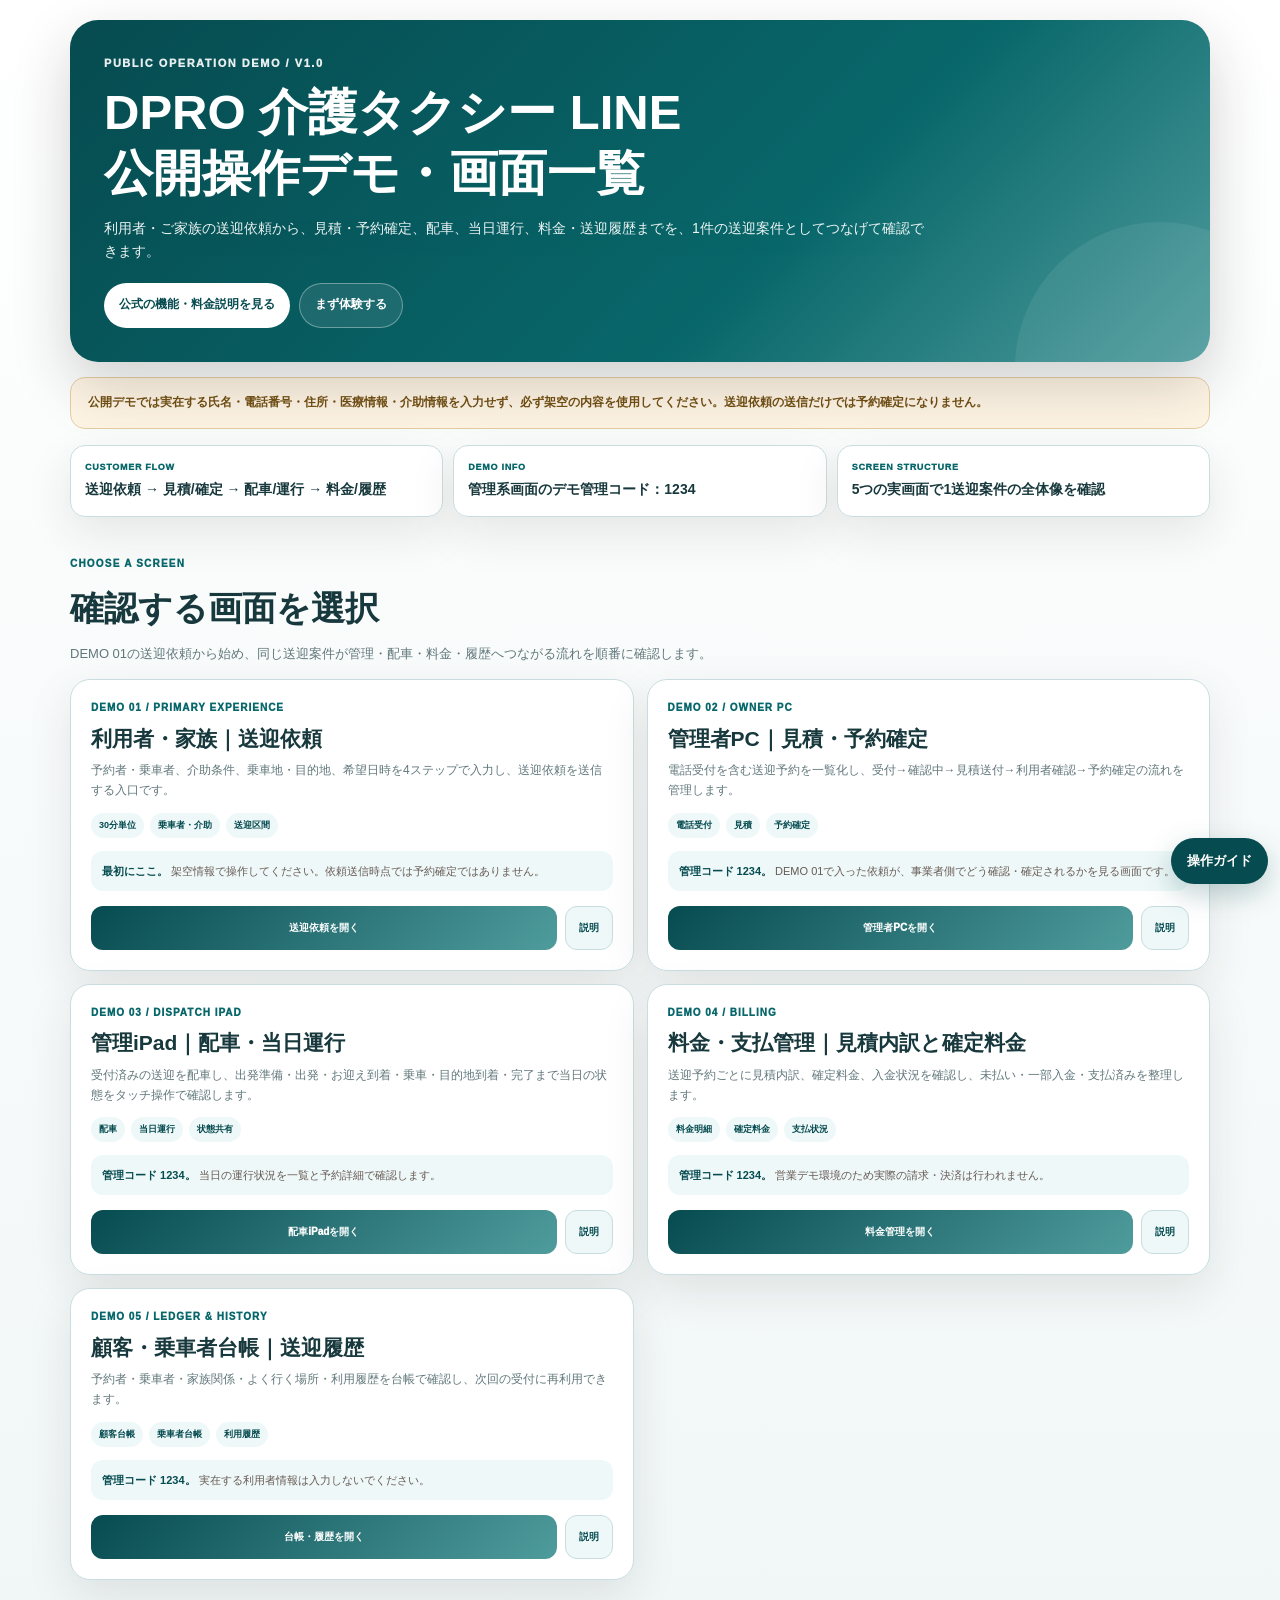
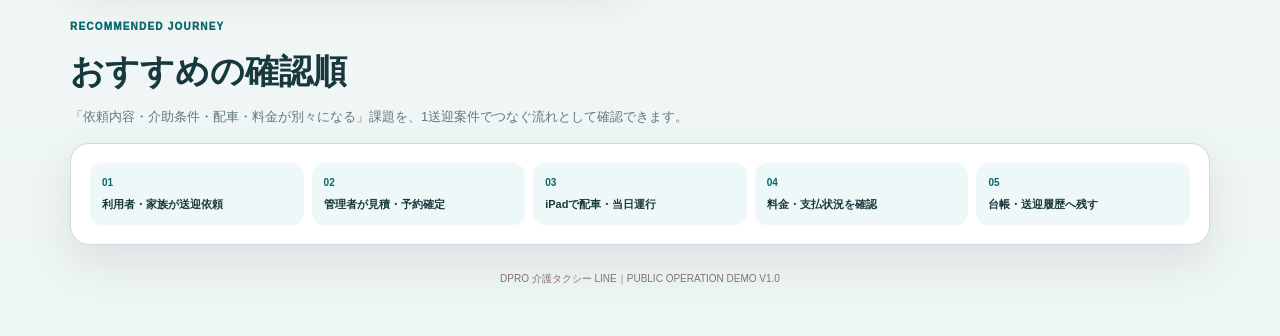
<file: demo-guide.html>
<!doctype html>
<!-- DPRO LIVE DEMO COMMON TEMPLATE V1.0 LOCK / CONFIGURABLE TEMPLATE -->
<html lang="ja">
<head>
<meta charset="utf-8">
<meta name="viewport" content="width=device-width,initial-scale=1,viewport-fit=cover">
<meta name="robots" content="noindex,nofollow,noarchive">
<title id="pageTitle">DPRO 公開操作デモ・画面一覧</title>
<style>
:root{
  --bg:#eef5f5;--card:#fff;--ink:#17383c;--muted:#61777b;--line:#c9dcdf;
  --brand:#08676a;--deep:#064b50;--brand2:#4f9c9d;--soft:#eef8f8;
  --shadow:0 16px 46px rgba(44,37,32,.10)
}
*{box-sizing:border-box}
html{background:var(--bg);scroll-behavior:smooth}
body{margin:0;min-height:100vh;color:var(--ink);font-family:-apple-system,BlinkMacSystemFont,"Segoe UI","Noto Sans JP","Yu Gothic UI",Meiryo,sans-serif;line-height:1.65;background:linear-gradient(180deg,#fff 0%,var(--bg) 100%)}
a{color:inherit}.page{width:min(1140px,calc(100% - 24px));margin:0 auto;padding:20px 0 48px}
.hero{position:relative;overflow:hidden;padding:34px;border-radius:28px;color:#fff;background:linear-gradient(135deg,var(--deep),var(--brand) 63%,var(--brand2));box-shadow:0 23px 58px rgba(35,30,27,.20)}
.hero:after{content:"";position:absolute;right:-95px;bottom:-150px;width:290px;height:290px;border-radius:50%;background:rgba(255,255,255,.07)}
.kicker{position:relative;z-index:1;font-size:11px;font-weight:1000;letter-spacing:.14em;opacity:.9}
.hero h1{position:relative;z-index:1;margin:10px 0 0;font-size:clamp(28px,5vw,49px);line-height:1.24}
.hero p{position:relative;z-index:1;max-width:830px;margin:13px 0 0;font-size:14px;opacity:.93}
.hero-actions{position:relative;z-index:1;display:flex;gap:9px;flex-wrap:wrap;margin-top:20px}
.button{min-height:45px;display:inline-flex;align-items:center;justify-content:center;padding:9px 15px;border-radius:999px;text-decoration:none;font-size:12px;font-weight:950}
.button-light{color:var(--deep);background:#fff}.button-ghost{color:#fff;border:1px solid rgba(255,255,255,.35);background:rgba(255,255,255,.09)}
.notice{margin-top:15px;padding:15px 17px;border:1px solid #e5cda3;border-radius:15px;background:#fff5e5;color:#725013;font-size:12px;font-weight:760}
.demo-info{margin-top:16px;display:grid;grid-template-columns:repeat(3,minmax(0,1fr));gap:10px}
.demo-info>div{padding:14px;border:1px solid var(--line);border-radius:15px;background:rgba(255,255,255,.96);box-shadow:var(--shadow)}
.demo-info small{display:block;color:var(--brand);font-size:9px;font-weight:1000;letter-spacing:.08em}.demo-info strong{display:block;margin-top:4px;font-size:14px}
.section-head{margin:32px 0 15px}.section-head small{color:var(--brand);font-size:10px;font-weight:1000;letter-spacing:.12em}.section-head h2{margin:5px 0 0;font-size:clamp(23px,4vw,34px)}.section-head p{max-width:840px;margin:7px 0 0;color:var(--muted);font-size:13px}
.grid{display:grid;grid-template-columns:repeat(2,minmax(0,1fr));gap:13px}
.card{min-width:0;padding:20px;border:1px solid var(--line);border-radius:20px;background:rgba(255,255,255,.98);box-shadow:var(--shadow)}
.card-number{color:var(--brand);font-size:10px;font-weight:1000;letter-spacing:.1em}.card h3{margin:7px 0 0;font-size:21px;line-height:1.4}.card p{margin:8px 0 0;color:var(--muted);font-size:12px}
.pills{display:flex;gap:6px;flex-wrap:wrap;margin-top:12px}.pills span{padding:5px 8px;border-radius:999px;background:var(--soft);color:var(--deep);font-size:9px;font-weight:900}
.card-note{margin-top:13px;padding:11px;border-radius:12px;background:var(--soft);color:#675a54;font-size:11px}.card-note b{color:var(--deep)}
.card-actions{display:grid;grid-template-columns:1fr auto;gap:8px;margin-top:15px}
.open,.official{min-height:44px;display:flex;align-items:center;justify-content:center;padding:9px 13px;border-radius:12px;text-decoration:none;font-size:10px;font-weight:950}
.open{color:#fff;background:linear-gradient(135deg,var(--deep),var(--brand2))}.official{color:var(--deep);border:1px solid var(--line);background:var(--soft)}
.flow{margin-top:14px;padding:19px;border:1px solid var(--line);border-radius:19px;background:#fff;box-shadow:var(--shadow)}
.flow-grid{display:grid;grid-template-columns:repeat(var(--flow-cols,5),minmax(0,1fr));gap:8px}
.flow-step{padding:12px;border-radius:12px;background:var(--soft)}.flow-step b{display:block;color:var(--brand);font-size:10px}.flow-step strong{display:block;margin-top:4px;font-size:11px}.flow-step.same{border:1px dashed #cdbfb6}
.footer{margin-top:26px;color:#82736c;font-size:10px;text-align:center}
@media(max-width:900px){.flow-grid{grid-template-columns:repeat(2,minmax(0,1fr))}}
@media(max-width:760px){.hero{padding:25px 20px}.demo-info,.grid,.flow-grid{grid-template-columns:1fr}}
@media(max-width:420px){.page{width:min(100% - 16px,1140px)}.card-actions{grid-template-columns:1fr}}
</style>

<!-- DPRO TUTORIAL R3 loader / demo-guide only -->
<link rel="stylesheet" href="./tutorial.css?v=CARETAXI-R3-20260827">
<script src="./tutorial.js?v=CARETAXI-R3-20260827" defer></script>
</head>
<body>
<main class="page">
<section class="hero">
  <div class="kicker">PUBLIC OPERATION DEMO / V1.0</div>
  <h1 id="heroTitle"></h1>
  <p id="heroCopy"></p>
  <div class="hero-actions">
    <a class="button button-light" id="officialLink">公式の機能・料金説明を見る</a>
    <a class="button button-ghost" id="primaryDemoLink">まず体験する</a>
  </div>
</section>

<div class="notice" id="notice"></div>

<section class="demo-info" id="quickInfo" aria-label="デモ利用情報"></section>

<div class="section-head">
  <small>CHOOSE A SCREEN</small>
  <h2>確認する画面を選択</h2>
  <p id="screenIntro"></p>
</div>

<section class="grid" id="screenGrid"></section>

<div class="section-head">
  <small>RECOMMENDED JOURNEY</small>
  <h2>おすすめの確認順</h2>
  <p id="journeyIntro"></p>
</div>
<section class="flow"><div class="flow-grid" id="flowGrid"></div></section>

<div class="footer" id="footer"></div>
</main>

<script>
/*
  DPRO LIVE DEMO COMMON TEMPLATE V1.0
  ------------------------------------------------------------
  変更してよいのは CONFIG の値とCSS変数のブランド色のみ。
  DOM骨格・セクション順・公開注意・CHOOSE A SCREEN・
  RECOMMENDED JOURNEYはCOMMON TEMPLATE V1.0 LOCK対象。
*/
const CONFIG = {
  "systemName": "DPRO 介護タクシー LINE",
  "pageTitle": "DPRO 介護タクシー LINE｜公開操作デモ・画面一覧",
  "heroCopy": "利用者・ご家族の送迎依頼から、見積・予約確定、配車、当日運行、料金・送迎履歴までを、1件の送迎案件としてつなげて確認できます。",
  "officialUrl": "https://dpromstk2000-lab.github.io/dpro-line-systems-site/systems/caretaxi.html",
  "primaryDemoUrl": "https://dpromstk2000-lab.github.io/dpro-caretaxi-line/index.html",
  "notice": "公開デモでは実在する氏名・電話番号・住所・医療情報・介助情報を入力せず、必ず架空の内容を使用してください。送迎依頼の送信だけでは予約確定になりません。",
  "screenIntro": "DEMO 01の送迎依頼から始め、同じ送迎案件が管理・配車・料金・履歴へつながる流れを順番に確認します。",
  "journeyIntro": "「依頼内容・介助条件・配車・料金が別々になる」課題を、1送迎案件でつなぐ流れとして確認できます。",
  "adminCode": "1234",
  "quickInfo": [
    {
      "label": "CUSTOMER FLOW",
      "text": "送迎依頼 → 見積/確定 → 配車/運行 → 料金/履歴"
    },
    {
      "label": "DEMO INFO",
      "text": "管理系画面のデモ管理コード：1234"
    },
    {
      "label": "SCREEN STRUCTURE",
      "text": "5つの実画面で1送迎案件の全体像を確認"
    }
  ],
  "screens": [
    {
      "step": "DEMO 01 / PRIMARY EXPERIENCE",
      "title": "利用者・家族｜送迎依頼",
      "description": "予約者・乗車者、介助条件、乗車地・目的地、希望日時を4ステップで入力し、送迎依頼を送信する入口です。",
      "tags": [
        "30分単位",
        "乗車者・介助",
        "送迎区間"
      ],
      "note": "<b>最初にここ。</b> 架空情報で操作してください。依頼送信時点では予約確定ではありません。",
      "url": "https://dpromstk2000-lab.github.io/dpro-caretaxi-line/index.html",
      "cta": "送迎依頼を開く",
      "officialUrl": "https://dpromstk2000-lab.github.io/dpro-line-systems-site/systems/caretaxi.html"
    },
    {
      "step": "DEMO 02 / OWNER PC",
      "title": "管理者PC｜見積・予約確定",
      "description": "電話受付を含む送迎予約を一覧化し、受付→確認中→見積送付→利用者確認→予約確定の流れを管理します。",
      "tags": [
        "電話受付",
        "見積",
        "予約確定"
      ],
      "note": "<b>管理コード 1234。</b> DEMO 01で入った依頼が、事業者側でどう確認・確定されるかを見る画面です。",
      "url": "https://dpromstk2000-lab.github.io/dpro-caretaxi-line/owner.html?demo=1",
      "cta": "管理者PCを開く",
      "officialUrl": "https://dpromstk2000-lab.github.io/dpro-line-systems-site/systems/caretaxi.html"
    },
    {
      "step": "DEMO 03 / DISPATCH IPAD",
      "title": "管理iPad｜配車・当日運行",
      "description": "受付済みの送迎を配車し、出発準備・出発・お迎え到着・乗車・目的地到着・完了まで当日の状態をタッチ操作で確認します。",
      "tags": [
        "配車",
        "当日運行",
        "状態共有"
      ],
      "note": "<b>管理コード 1234。</b> 当日の運行状況を一覧と予約詳細で確認します。",
      "url": "https://dpromstk2000-lab.github.io/dpro-caretaxi-line/owner-ipad.html?demo=1",
      "cta": "配車iPadを開く",
      "officialUrl": "https://dpromstk2000-lab.github.io/dpro-line-systems-site/systems/caretaxi.html"
    },
    {
      "step": "DEMO 04 / BILLING",
      "title": "料金・支払管理｜見積内訳と確定料金",
      "description": "送迎予約ごとに見積内訳、確定料金、入金状況を確認し、未払い・一部入金・支払済みを整理します。",
      "tags": [
        "料金明細",
        "確定料金",
        "支払状況"
      ],
      "note": "<b>管理コード 1234。</b> 営業デモ環境のため実際の請求・決済は行われません。",
      "url": "https://dpromstk2000-lab.github.io/dpro-caretaxi-line/billing.html?demo=1",
      "cta": "料金管理を開く",
      "officialUrl": "https://dpromstk2000-lab.github.io/dpro-line-systems-site/systems/caretaxi.html"
    },
    {
      "step": "DEMO 05 / LEDGER & HISTORY",
      "title": "顧客・乗車者台帳｜送迎履歴",
      "description": "予約者・乗車者・家族関係・よく行く場所・利用履歴を台帳で確認し、次回の受付に再利用できます。",
      "tags": [
        "顧客台帳",
        "乗車者台帳",
        "利用履歴"
      ],
      "note": "<b>管理コード 1234。</b> 実在する利用者情報は入力しないでください。",
      "url": "https://dpromstk2000-lab.github.io/dpro-caretaxi-line/ledger.html?demo=1",
      "cta": "台帳・履歴を開く",
      "officialUrl": "https://dpromstk2000-lab.github.io/dpro-line-systems-site/systems/caretaxi.html"
    }
  ],
  "journey": [
    {
      "step": "01",
      "text": "利用者・家族が送迎依頼"
    },
    {
      "step": "02",
      "text": "管理者が見積・予約確定"
    },
    {
      "step": "03",
      "text": "iPadで配車・当日運行"
    },
    {
      "step": "04",
      "text": "料金・支払状況を確認"
    },
    {
      "step": "05",
      "text": "台帳・送迎履歴へ残す"
    }
  ]
};

document.documentElement.style.setProperty("--flow-cols", String(Math.min(CONFIG.journey.length, 7)));
document.title = CONFIG.pageTitle;
document.getElementById("heroTitle").innerHTML = `${CONFIG.systemName}<br>公開操作デモ・画面一覧`;
document.getElementById("heroCopy").textContent = CONFIG.heroCopy;
document.getElementById("officialLink").href = CONFIG.officialUrl;
document.getElementById("primaryDemoLink").href = CONFIG.primaryDemoUrl;
document.getElementById("notice").textContent = CONFIG.notice;
document.getElementById("screenIntro").textContent = CONFIG.screenIntro;
document.getElementById("journeyIntro").textContent = CONFIG.journeyIntro;
document.getElementById("footer").textContent = `${CONFIG.systemName}｜PUBLIC OPERATION DEMO V1.0`;

document.getElementById("quickInfo").innerHTML = CONFIG.quickInfo.map(x =>
  `<div><small>${x.label}</small><strong>${x.text}</strong></div>`
).join("");

document.getElementById("screenGrid").innerHTML = CONFIG.screens.map(x => `
  <article class="card">
    <div class="card-number">${x.step}</div>
    <h3>${x.title}</h3>
    <p>${x.description}</p>
    <div class="pills">${x.tags.map(t => `<span>${t}</span>`).join("")}</div>
    <div class="card-note">${x.note}</div>
    <div class="card-actions">
      <a class="open" href="${x.url}">${x.cta}</a>
      <a class="official" href="${x.officialUrl}">説明</a>
    </div>
  </article>
`).join("");

document.getElementById("flowGrid").innerHTML = CONFIG.journey.map(x => `
  <div class="flow-step${x.sameScreen ? " same" : ""}">
    <b>${x.step}${x.sameScreen ? " / SAME SCREEN" : ""}</b>
    <strong>${x.text}</strong>
  </div>
`).join("");
</script>
</body>
</html>
</file>
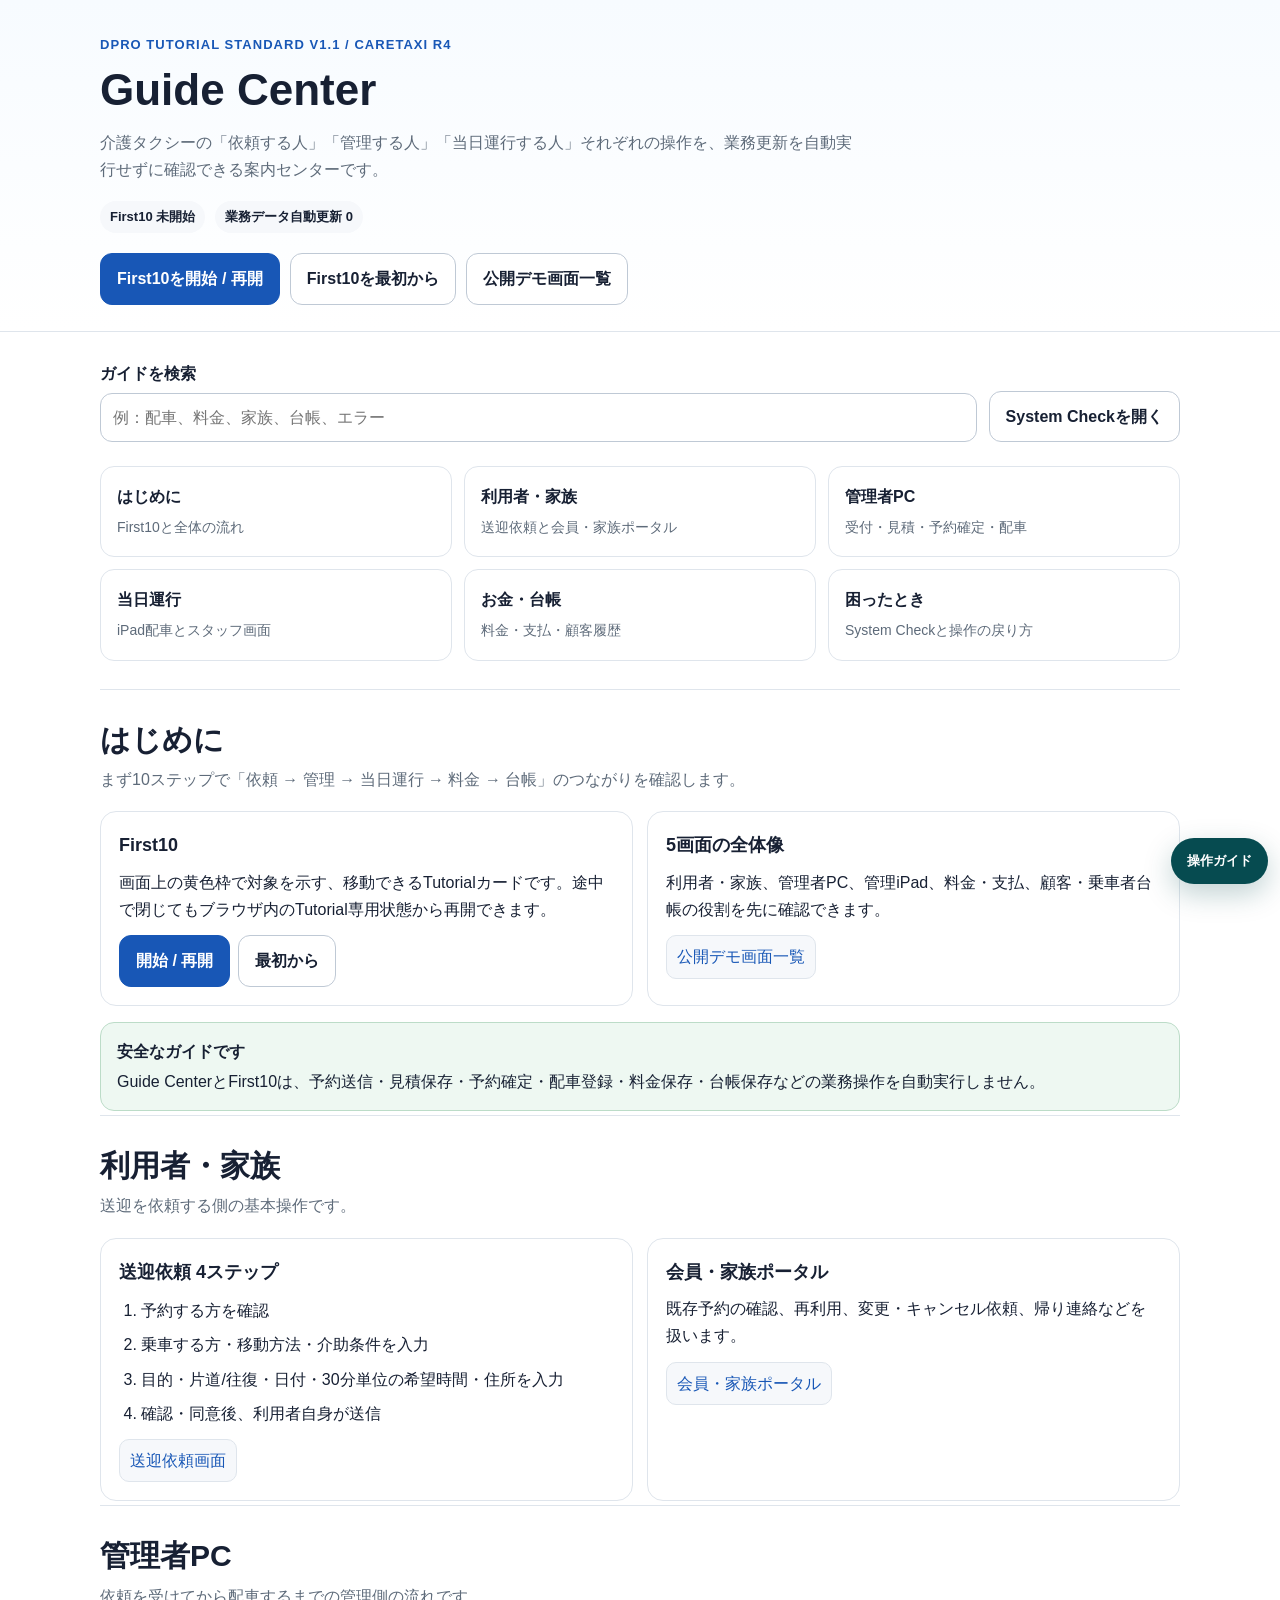
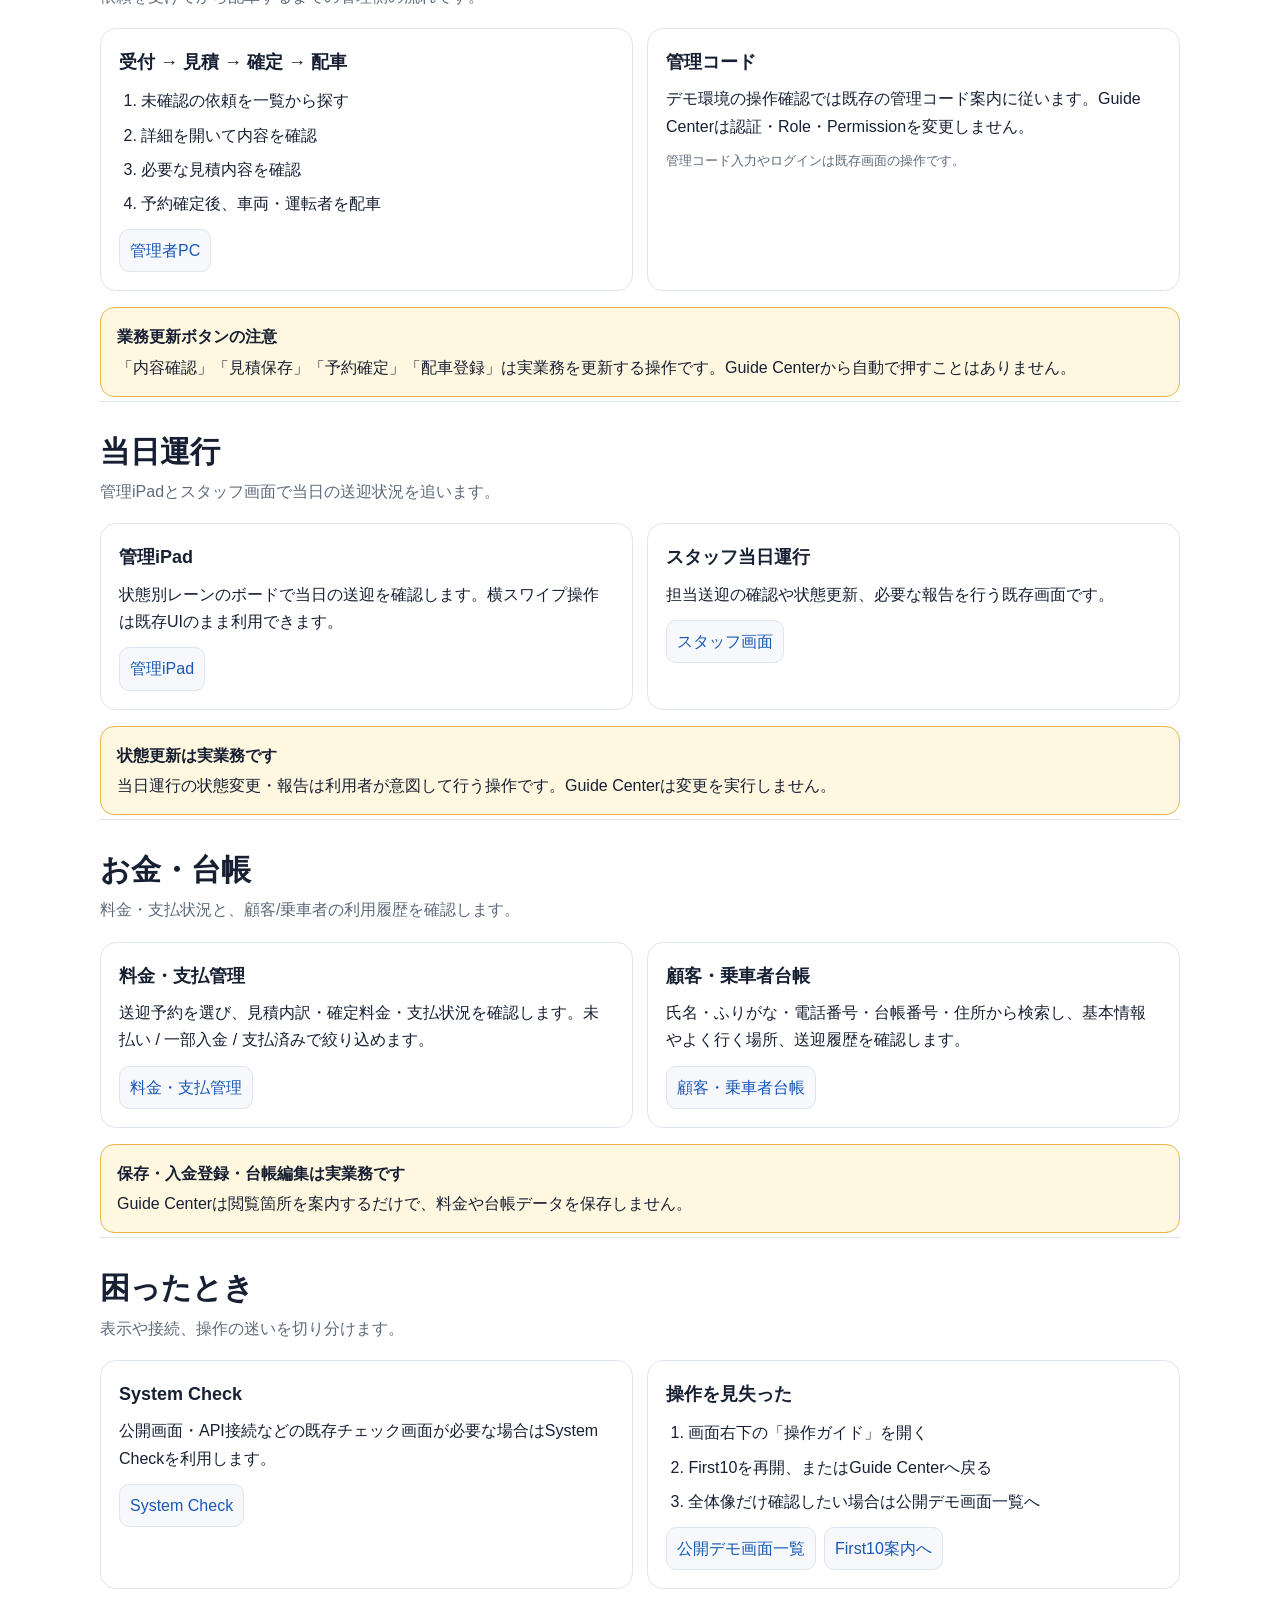
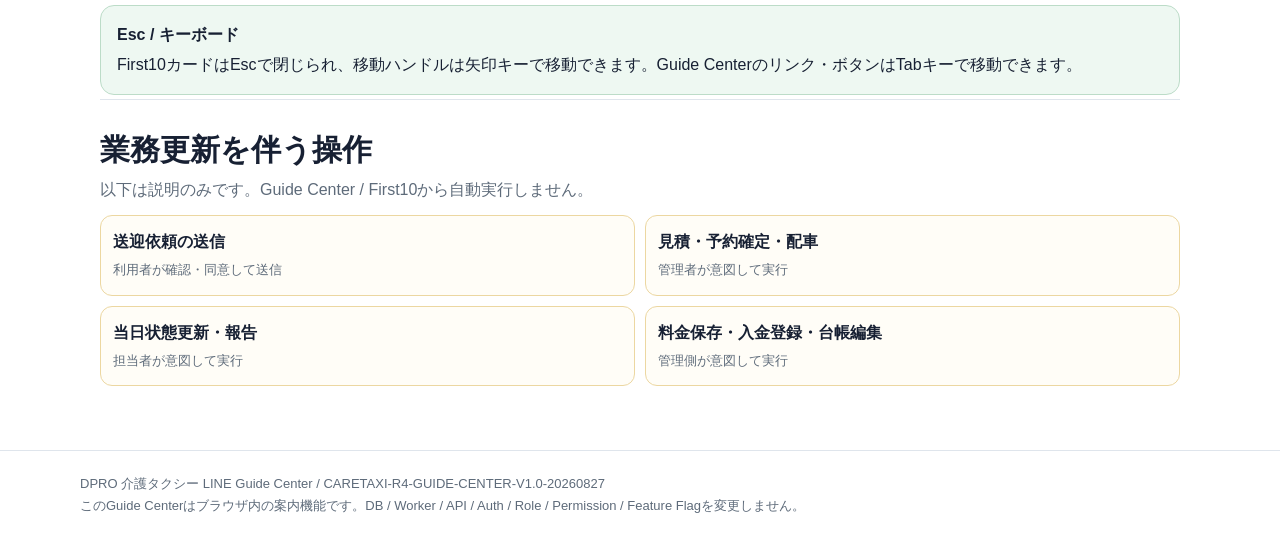
<file: guide-center.html>
<!doctype html>
<html lang="ja">
<head>
<meta charset="utf-8">
<meta name="viewport" content="width=device-width,initial-scale=1,viewport-fit=cover">
<title>Guide Center | DPRO 介護タクシー LINE</title>
<meta name="description" content="DPRO 介護タクシー LINE の操作ガイド。First10、利用者・家族、管理者PC、当日運行、料金・台帳、トラブル対応をまとめています。">
<style>
:root{--ink:#172033;--muted:#5e6b7a;--line:#dfe5ec;--soft:#f6f8fb;--brand:#1857b6;--warn:#fff7df;--warn-line:#e4b64c;--ok:#eef8f2;--radius:16px}
*{box-sizing:border-box}html{scroll-behavior:smooth}body{margin:0;font-family:-apple-system,BlinkMacSystemFont,"Segoe UI","Noto Sans JP",sans-serif;color:var(--ink);background:#fff;line-height:1.7;overflow-wrap:anywhere}a{color:var(--brand)}button,input{font:inherit}button{cursor:pointer}
.skip{position:absolute;left:8px;top:-80px;background:#fff;color:#111;padding:10px 14px;border:2px solid #111;border-radius:10px;z-index:30}.skip:focus{top:8px}
header{border-bottom:1px solid var(--line);background:linear-gradient(180deg,#f7fbff,#fff)}.hero{max-width:1120px;margin:auto;padding:34px 20px 26px}.eyebrow{font-size:13px;font-weight:800;letter-spacing:.08em;color:var(--brand)}h1{font-size:clamp(28px,5vw,44px);line-height:1.2;margin:8px 0 12px}.lead{max-width:760px;color:var(--muted);margin:0}.status{margin-top:18px;display:flex;gap:10px;flex-wrap:wrap;align-items:center}.pill{display:inline-flex;align-items:center;min-height:32px;padding:5px 10px;border-radius:999px;background:var(--soft);font-size:13px;font-weight:700}
.actions{display:flex;gap:10px;flex-wrap:wrap;margin-top:20px}.btn{appearance:none;border:1px solid #bfc9d5;background:#fff;color:var(--ink);border-radius:12px;padding:11px 16px;font-weight:800;text-decoration:none;min-height:46px;display:inline-flex;align-items:center;justify-content:center}.btn.primary{background:var(--brand);border-color:var(--brand);color:#fff}.btn:hover{filter:brightness(.98)}
main{max-width:1120px;margin:auto;padding:24px 20px 60px}.toolbar{display:grid;grid-template-columns:minmax(0,1fr) auto;gap:12px;align-items:end;margin:4px 0 24px}.search label{display:block;font-weight:800;margin-bottom:6px}.search input{width:100%;min-height:46px;border:1px solid #bfc9d5;border-radius:12px;padding:10px 12px;background:#fff}.toolbar .btn{white-space:nowrap}
.navgrid{display:grid;grid-template-columns:repeat(3,minmax(0,1fr));gap:12px;margin-bottom:28px}.navcard{display:block;text-decoration:none;color:inherit;border:1px solid var(--line);border-radius:14px;padding:16px;background:#fff}.navcard strong{display:block;margin-bottom:3px}.navcard span{color:var(--muted);font-size:14px}.navcard:hover{border-color:#9eb9dd;background:#fbfdff}
section.guide{scroll-margin-top:20px;border-top:1px solid var(--line);padding:30px 0 4px}.section-head{display:flex;gap:12px;align-items:flex-start;justify-content:space-between}.section-head h2{margin:0;font-size:clamp(22px,4vw,30px);line-height:1.35}.section-head p{margin:6px 0 0;color:var(--muted)}
.cards{display:grid;grid-template-columns:repeat(2,minmax(0,1fr));gap:14px;margin-top:18px}.card{border:1px solid var(--line);border-radius:var(--radius);padding:18px;background:#fff}.card h3{margin:0 0 8px;font-size:18px}.card p{margin:0 0 10px}.steps{margin:10px 0 0;padding-left:1.4em}.steps li+li{margin-top:7px}.links{display:flex;gap:8px;flex-wrap:wrap;margin-top:12px}.links a{display:inline-flex;align-items:center;min-height:40px;padding:7px 10px;border:1px solid var(--line);border-radius:10px;text-decoration:none;background:var(--soft)}
.notice{border:1px solid var(--warn-line);background:var(--warn);border-radius:14px;padding:15px 16px;margin-top:16px}.notice strong{display:block;margin-bottom:3px}.safe{border-color:#bcdcc8;background:var(--ok)}
.mutating{display:grid;grid-template-columns:repeat(2,minmax(0,1fr));gap:10px;margin-top:12px}.mutating div{border:1px solid #ecd7a1;background:#fffdf7;border-radius:12px;padding:12px}.mutating strong{display:block}.small{font-size:13px;color:var(--muted)}
footer{border-top:1px solid var(--line);padding:22px 20px;color:var(--muted);font-size:13px}.footer-inner{max-width:1120px;margin:auto}
[hidden]{display:none!important}:focus-visible{outline:3px solid #ff9f1a;outline-offset:3px}
@media(max-width:760px){.hero,main{padding-left:14px;padding-right:14px}.toolbar{grid-template-columns:1fr}.toolbar>.btn{justify-self:start}.navgrid,.cards,.mutating{grid-template-columns:1fr}.actions .btn{flex:1 1 160px}.section-head{display:block}}
@media(max-width:390px){.hero{padding-top:26px}.actions{display:grid;grid-template-columns:1fr}.actions .btn{width:100%}.navcard,.card{padding:14px}.btn{max-width:100%}}
@media(prefers-reduced-motion:reduce){html{scroll-behavior:auto}*{animation-duration:.001ms!important;transition-duration:.001ms!important}}
</style>
<link rel="stylesheet" href="./tutorial.css?v=CARETAXI-R4-20260827">
<script src="./tutorial.js?v=CARETAXI-R4-20260827" defer></script>
</head>
<body>
<a class="skip" href="#main">本文へ移動</a>
<header>
  <div class="hero">
    <div class="eyebrow">DPRO TUTORIAL STANDARD V1.1 / CARETAXI R4</div>
    <h1>Guide Center</h1>
    <p class="lead">介護タクシーの「依頼する人」「管理する人」「当日運行する人」それぞれの操作を、業務更新を自動実行せずに確認できる案内センターです。</p>
    <div class="status" aria-live="polite"><span class="pill" id="first10Status">First10 状態を確認中</span><span class="pill">業務データ自動更新 0</span></div>
    <div class="actions" aria-label="First10操作">
      <button class="btn primary" id="first10Resume" type="button">First10を開始 / 再開</button>
      <button class="btn" id="first10Replay" type="button">First10を最初から</button>
      <a class="btn" href="./demo-guide.html">公開デモ画面一覧</a>
    </div>
  </div>
</header>
<main id="main">
  <div class="toolbar">
    <div class="search"><label for="guideSearch">ガイドを検索</label><input id="guideSearch" type="search" inputmode="search" placeholder="例：配車、料金、家族、台帳、エラー" autocomplete="off"></div>
    <a class="btn" href="./system-check.html">System Checkを開く</a>
  </div>

  <nav class="navgrid" aria-label="Guide Centerカテゴリ">
    <a class="navcard" href="#start"><strong>はじめに</strong><span>First10と全体の流れ</span></a>
    <a class="navcard" href="#requester"><strong>利用者・家族</strong><span>送迎依頼と会員・家族ポータル</span></a>
    <a class="navcard" href="#owner"><strong>管理者PC</strong><span>受付・見積・予約確定・配車</span></a>
    <a class="navcard" href="#day"><strong>当日運行</strong><span>iPad配車とスタッフ画面</span></a>
    <a class="navcard" href="#money"><strong>お金・台帳</strong><span>料金・支払・顧客履歴</span></a>
    <a class="navcard" href="#trouble"><strong>困ったとき</strong><span>System Checkと操作の戻り方</span></a>
  </nav>

  <section class="guide" id="start" data-search="はじめに first10 tutorial 全体 デモ 操作ガイド">
    <div class="section-head"><div><h2>はじめに</h2><p>まず10ステップで「依頼 → 管理 → 当日運行 → 料金 → 台帳」のつながりを確認します。</p></div></div>
    <div class="cards">
      <article class="card"><h3>First10</h3><p>画面上の黄色枠で対象を示す、移動できるTutorialカードです。途中で閉じてもブラウザ内のTutorial専用状態から再開できます。</p><div class="links"><button class="btn primary" type="button" data-guide-action="resume">開始 / 再開</button><button class="btn" type="button" data-guide-action="replay">最初から</button></div></article>
      <article class="card"><h3>5画面の全体像</h3><p>利用者・家族、管理者PC、管理iPad、料金・支払、顧客・乗車者台帳の役割を先に確認できます。</p><div class="links"><a href="./demo-guide.html">公開デモ画面一覧</a></div></article>
    </div>
    <div class="notice safe"><strong>安全なガイドです</strong>Guide CenterとFirst10は、予約送信・見積保存・予約確定・配車登録・料金保存・台帳保存などの業務操作を自動実行しません。</div>
  </section>

  <section class="guide" id="requester" data-search="利用者 家族 予約 依頼 乗車 介助 車いす ストレッチャー 会員 member">
    <div class="section-head"><div><h2>利用者・家族</h2><p>送迎を依頼する側の基本操作です。</p></div></div>
    <div class="cards">
      <article class="card"><h3>送迎依頼 4ステップ</h3><ol class="steps"><li>予約する方を確認</li><li>乗車する方・移動方法・介助条件を入力</li><li>目的・片道/往復・日付・30分単位の希望時間・住所を入力</li><li>確認・同意後、利用者自身が送信</li></ol><div class="links"><a href="./index.html">送迎依頼画面</a></div></article>
      <article class="card"><h3>会員・家族ポータル</h3><p>既存予約の確認、再利用、変更・キャンセル依頼、帰り連絡などを扱います。</p><div class="links"><a href="./member.html">会員・家族ポータル</a></div></article>
    </div>
  </section>

  <section class="guide" id="owner" data-search="管理者 pc 受付 未確認 見積 予約確定 配車 電話 owner 1234">
    <div class="section-head"><div><h2>管理者PC</h2><p>依頼を受けてから配車するまでの管理側の流れです。</p></div></div>
    <div class="cards">
      <article class="card"><h3>受付 → 見積 → 確定 → 配車</h3><ol class="steps"><li>未確認の依頼を一覧から探す</li><li>詳細を開いて内容を確認</li><li>必要な見積内容を確認</li><li>予約確定後、車両・運転者を配車</li></ol><div class="links"><a href="./owner.html?demo=1">管理者PC</a></div></article>
      <article class="card"><h3>管理コード</h3><p>デモ環境の操作確認では既存の管理コード案内に従います。Guide Centerは認証・Role・Permissionを変更しません。</p><p class="small">管理コード入力やログインは既存画面の操作です。</p></article>
    </div>
    <div class="notice"><strong>業務更新ボタンの注意</strong>「内容確認」「見積保存」「予約確定」「配車登録」は実業務を更新する操作です。Guide Centerから自動で押すことはありません。</div>
  </section>

  <section class="guide" id="day" data-search="当日 運行 ipad 配車 スタッフ 状態 dispatch staff 横スワイプ">
    <div class="section-head"><div><h2>当日運行</h2><p>管理iPadとスタッフ画面で当日の送迎状況を追います。</p></div></div>
    <div class="cards">
      <article class="card"><h3>管理iPad</h3><p>状態別レーンのボードで当日の送迎を確認します。横スワイプ操作は既存UIのまま利用できます。</p><div class="links"><a href="./owner-ipad.html?demo=1">管理iPad</a></div></article>
      <article class="card"><h3>スタッフ当日運行</h3><p>担当送迎の確認や状態更新、必要な報告を行う既存画面です。</p><div class="links"><a href="./staff.html?demo=1">スタッフ画面</a></div></article>
    </div>
    <div class="notice"><strong>状態更新は実業務です</strong>当日運行の状態変更・報告は利用者が意図して行う操作です。Guide Centerは変更を実行しません。</div>
  </section>

  <section class="guide" id="money" data-search="料金 支払 入金 billing 台帳 顧客 乗車者 ledger 履歴 検索">
    <div class="section-head"><div><h2>お金・台帳</h2><p>料金・支払状況と、顧客/乗車者の利用履歴を確認します。</p></div></div>
    <div class="cards">
      <article class="card"><h3>料金・支払管理</h3><p>送迎予約を選び、見積内訳・確定料金・支払状況を確認します。未払い / 一部入金 / 支払済みで絞り込めます。</p><div class="links"><a href="./billing.html?demo=1">料金・支払管理</a></div></article>
      <article class="card"><h3>顧客・乗車者台帳</h3><p>氏名・ふりがな・電話番号・台帳番号・住所から検索し、基本情報やよく行く場所、送迎履歴を確認します。</p><div class="links"><a href="./ledger.html?demo=1">顧客・乗車者台帳</a></div></article>
    </div>
    <div class="notice"><strong>保存・入金登録・台帳編集は実業務です</strong>Guide Centerは閲覧箇所を案内するだけで、料金や台帳データを保存しません。</div>
  </section>

  <section class="guide" id="trouble" data-search="困った system check エラー 接続 api worker ページ デモ 戻る troubleshooting">
    <div class="section-head"><div><h2>困ったとき</h2><p>表示や接続、操作の迷いを切り分けます。</p></div></div>
    <div class="cards">
      <article class="card"><h3>System Check</h3><p>公開画面・API接続などの既存チェック画面が必要な場合はSystem Checkを利用します。</p><div class="links"><a href="./system-check.html">System Check</a></div></article>
      <article class="card"><h3>操作を見失った</h3><ol class="steps"><li>画面右下の「操作ガイド」を開く</li><li>First10を再開、またはGuide Centerへ戻る</li><li>全体像だけ確認したい場合は公開デモ画面一覧へ</li></ol><div class="links"><a href="./demo-guide.html">公開デモ画面一覧</a><a href="#start">First10案内へ</a></div></article>
    </div>
    <div class="notice safe"><strong>Esc / キーボード</strong>First10カードはEscで閉じられ、移動ハンドルは矢印キーで移動できます。Guide Centerのリンク・ボタンはTabキーで移動できます。</div>
  </section>

  <section class="guide" id="mutating" data-search="注意 破壊 更新 保存 確定 配車 入金 編集 キャンセル mutation destructive">
    <div class="section-head"><div><h2>業務更新を伴う操作</h2><p>以下は説明のみです。Guide Center / First10から自動実行しません。</p></div></div>
    <div class="mutating"><div><strong>送迎依頼の送信</strong><span class="small">利用者が確認・同意して送信</span></div><div><strong>見積・予約確定・配車</strong><span class="small">管理者が意図して実行</span></div><div><strong>当日状態更新・報告</strong><span class="small">担当者が意図して実行</span></div><div><strong>料金保存・入金登録・台帳編集</strong><span class="small">管理側が意図して実行</span></div></div>
  </section>
</main>
<footer><div class="footer-inner">DPRO 介護タクシー LINE Guide Center / CARETAXI-R4-GUIDE-CENTER-V1.0-20260827<br>このGuide Centerはブラウザ内の案内機能です。DB / Worker / API / Auth / Role / Permission / Feature Flagを変更しません。</div></footer>
<script>
(() => {
  'use strict';
  const STATE='dpro_caretaxi_tutorial_first10_v1';
  const status=document.getElementById('first10Status');
  const search=document.getElementById('guideSearch');
  const sections=[...document.querySelectorAll('section.guide')];
  function api(){return window.DPRO_CARETAXI_TUTORIAL||null;}
  function state(){try{return api()?.getState?.()||JSON.parse(localStorage.getItem(STATE)||'null')}catch{return null}}
  function paint(){const s=state();if(!status)return;if(!s){status.textContent='First10 未開始';return;}const n=Math.max(1,Math.min(10,Number(s.currentStep)||1));status.textContent=s.status==='completed'?'First10 完了':s.status==='idle'?'First10 未開始':`First10 ${n}/10・${s.status==='paused'?'一時停止':'進行中'}`;}
  function resume(){const a=api();if(a?.start)a.start();else location.href='./demo-guide.html?tutorial=1'}
  function replay(){const a=api();if(a?.replay)a.replay();else location.href='./demo-guide.html?tutorial=1'}
  document.getElementById('first10Resume').addEventListener('click',resume);
  document.getElementById('first10Replay').addEventListener('click',replay);
  document.addEventListener('click',e=>{const b=e.target.closest('[data-guide-action]');if(!b)return;b.dataset.guideAction==='replay'?replay():resume()});
  search.addEventListener('input',()=>{const q=search.value.trim().toLowerCase();sections.forEach(s=>{const hay=(s.dataset.search+' '+s.textContent).toLowerCase();s.hidden=!!q&&!hay.includes(q)})});
  window.addEventListener('pageshow',paint);document.addEventListener('DOMContentLoaded',()=>setTimeout(paint,0));
})();
</script>
</body>
</html>
</file>
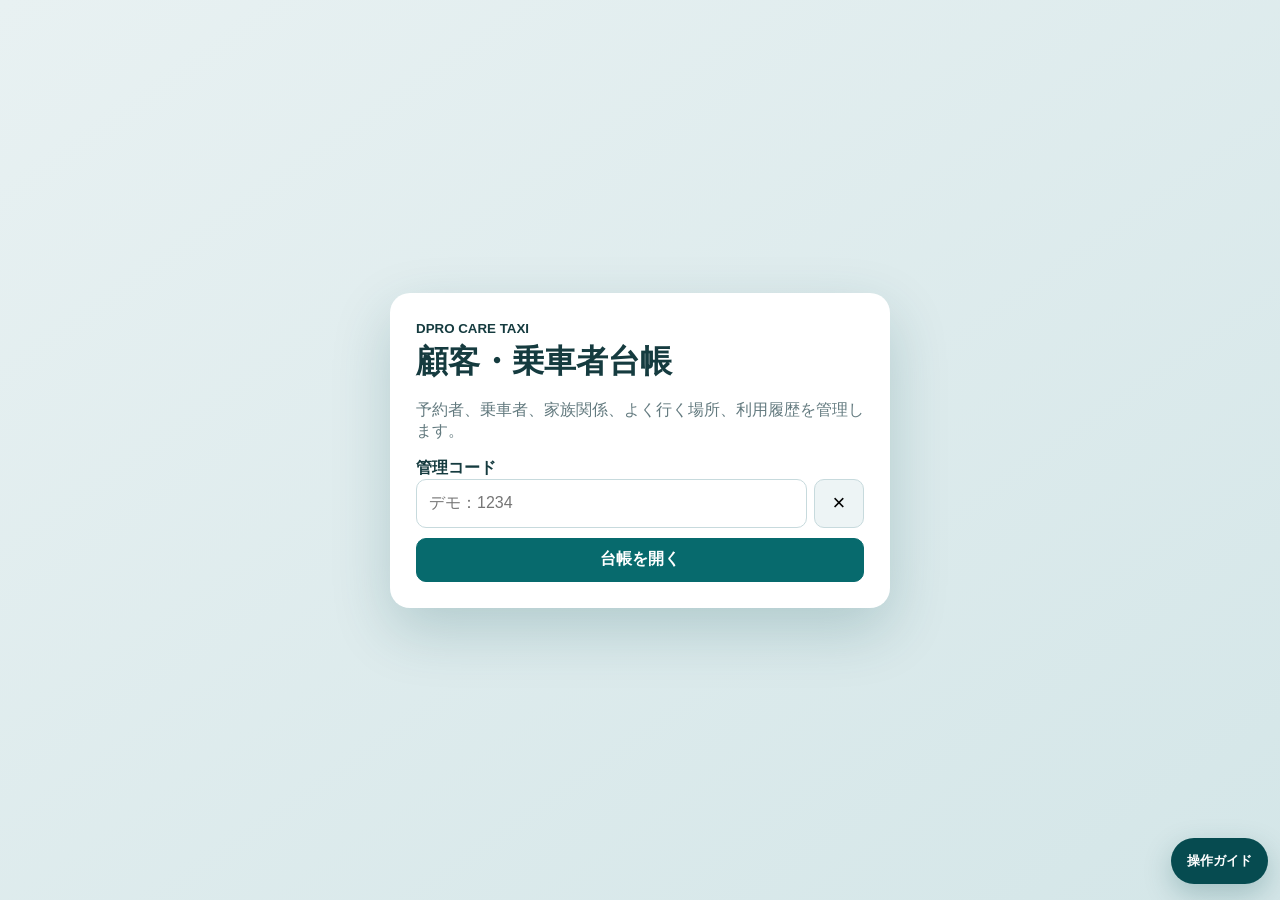
<file: ledger.html>
<!doctype html>
<html lang="ja">
<head>
<meta charset="utf-8">
<meta name="viewport" content="width=device-width,initial-scale=1,viewport-fit=cover">
<meta name="color-scheme" content="light">
<meta name="theme-color" content="#075d61">
<title>DPRO介護タクシー｜顧客・乗車者台帳</title>
<script src="config.js"></script>
<style>
:root{--main:#076a6d;--deep:#064c51;--bg:#eaf2f3;--card:#fff;--line:#c7dadd;--muted:#637a7f;--warn:#9a6300;--danger:#b53a34;--shadow:0 8px 24px rgba(17,67,73,.11)}
*{box-sizing:border-box}html,body{margin:0;min-height:100%;font-family:-apple-system,BlinkMacSystemFont,"Segoe UI","Noto Sans JP",sans-serif;color:#153b3f;background:var(--bg);font-size:16px}
button,input,select,textarea{font:inherit}button{cursor:pointer}.hidden{display:none!important}
.top{position:sticky;top:0;z-index:30;background:linear-gradient(120deg,var(--deep),var(--main));color:#fff;padding:15px 22px;box-shadow:0 2px 12px rgba(0,0,0,.14)}
.topin{max-width:1500px;margin:auto;display:flex;align-items:center;justify-content:space-between;gap:14px}.brand small{font-weight:900;letter-spacing:.14em}.brand h1{font-size:27px;margin:2px 0}.actions{display:flex;gap:8px;flex-wrap:wrap}.actions button{border:0;border-radius:10px;background:#fff;color:var(--deep);min-height:43px;padding:0 14px;font-weight:900}
.shell{max-width:1500px;margin:auto;padding:14px}.notice{background:#fff5dc;border:1px solid #e4c273;border-radius:11px;padding:10px 13px;font-weight:800;color:#784a00;margin-bottom:10px}
.metrics{display:grid;grid-template-columns:repeat(4,1fr);gap:9px;margin-bottom:10px}.metric{background:#fff;border:1px solid var(--line);border-radius:13px;padding:10px 12px;box-shadow:var(--shadow)}.metric span{display:block;color:var(--muted);font-size:12px;font-weight:800}.metric strong{font-size:25px;color:var(--deep)}
.toolbar{display:flex;gap:8px;align-items:center;flex-wrap:wrap;margin-bottom:10px}.search{display:flex;gap:7px;flex:1;min-width:280px}.search input{flex:1;min-height:48px;border:1px solid var(--line);border-radius:11px;padding:0 13px;background:#fff}.btn{min-height:44px;border:1px solid var(--line);border-radius:10px;background:#fff;color:var(--deep);font-weight:900;padding:7px 13px}.primary{background:var(--main);border-color:var(--main);color:#fff}.warn{background:#fff7e5;border-color:#e0bc68;color:#7d4e00}.danger{background:#fff1f0;border-color:#e5aea9;color:#a7322c}.tab.active{background:var(--main);color:#fff;border-color:var(--main)}
.layout{display:grid;grid-template-columns:minmax(350px,520px) 1fr;gap:11px;align-items:start}.panel{background:#fff;border:1px solid var(--line);border-radius:14px;box-shadow:var(--shadow);overflow:hidden}.panelhead{display:flex;align-items:center;justify-content:space-between;gap:9px;padding:12px 14px;border-bottom:1px solid var(--line)}.panelhead h2{font-size:19px;margin:0}.list{max-height:calc(100vh - 300px);overflow:auto}.entry{display:block;width:100%;text-align:left;border:0;border-bottom:1px solid #dbe6e8;background:#fff;padding:12px}.entry:hover,.entry.selected{background:#e8f4f4}.entrytop{display:flex;justify-content:space-between;gap:8px}.name{font-size:18px;font-weight:950}.no{font-size:11px;color:var(--muted);font-weight:800}.tag{display:inline-flex;border-radius:999px;background:#e9f1f2;padding:4px 8px;font-size:11px;font-weight:900}.entrymeta{display:grid;grid-template-columns:1fr 1fr;gap:5px;margin-top:7px}.entrymeta div{background:#f5f8f9;border-radius:8px;padding:6px;font-size:12px}.entrymeta span{display:block;color:var(--muted);font-size:10px;font-weight:800}
.empty{padding:42px 18px;text-align:center;color:var(--muted);font-weight:800}.detail{padding:13px}.cards{display:grid;grid-template-columns:repeat(4,1fr);gap:7px;margin-bottom:10px}.card{background:#f3f8f8;border-radius:10px;padding:9px}.card span{display:block;color:var(--muted);font-size:11px;font-weight:800}.card strong{font-size:18px}.section{border:1px solid var(--line);border-radius:12px;margin-bottom:10px;overflow:hidden}.section h3{margin:0;padding:10px 12px;background:#f0f6f7;font-size:16px}.sectionbody{padding:11px}.grid2{display:grid;grid-template-columns:1fr 1fr;gap:8px}.wide{grid-column:1/-1}.field{display:grid;gap:5px}.field label{font-size:12px;font-weight:900;color:#385b60}.field input,.field select,.field textarea{min-height:44px;border:1px solid #b9cfd2;border-radius:9px;background:#fff;padding:9px 10px;width:100%}.field textarea{min-height:76px;resize:vertical}.row{display:flex;gap:7px;flex-wrap:wrap;align-items:center}.savebar{position:sticky;bottom:0;background:rgba(255,255,255,.94);border-top:1px solid var(--line);padding:9px;margin:10px -13px -13px;display:flex;justify-content:flex-end;gap:8px}
.linkitem,.place,.trip{border:1px solid #d5e3e5;border-radius:10px;padding:9px;margin-bottom:7px}.linkitem b,.trip b{font-size:15px}.small{font-size:12px;color:var(--muted)}.route{background:#f1f6f7;border-radius:8px;padding:7px;margin-top:5px;font-weight:800}.warning{background:#fff3d7;border:1px solid #e5c06e;border-radius:9px;padding:9px;margin-bottom:7px;color:#764900;font-weight:800}.check{display:flex;gap:6px;align-items:center;border:1px solid var(--line);border-radius:8px;padding:8px;background:#fff}.checks{display:flex;gap:6px;flex-wrap:wrap}
.login{min-height:100vh;display:grid;place-items:center;padding:20px;background:linear-gradient(145deg,#e8f1f2,#d4e6e8)}.loginbox{width:min(500px,100%);background:#fff;border-radius:20px;padding:26px;box-shadow:0 22px 60px rgba(6,75,80,.2)}.loginbox h1{margin:3px 0}.loginbox p{color:var(--muted)}.code{display:flex;gap:7px}.code input{flex:1;min-height:49px;border:1px solid var(--line);border-radius:10px;padding:0 12px}.code button{width:50px;border:1px solid var(--line);border-radius:10px;background:#edf4f5;font-size:22px}.loginbox .primary{width:100%;margin-top:10px}.error{background:#fff0ef;border:1px solid #e8b0ac;color:#a6322d;border-radius:9px;padding:9px;margin:8px 0}.toast{position:fixed;left:50%;bottom:20px;transform:translateX(-50%);z-index:80;background:#153e42;color:#fff;padding:12px 18px;border-radius:11px;box-shadow:var(--shadow);display:none;font-weight:800}.toast.show{display:block}.toast.bad{background:#a63630}
@media(max-width:950px){.layout{grid-template-columns:1fr}.list{max-height:390px}.cards{grid-template-columns:repeat(2,1fr)}}@media(max-width:650px){.top{position:static;padding:13px}.brand h1{font-size:21px}.shell{padding:9px}.metrics{grid-template-columns:repeat(2,1fr)}.grid2{grid-template-columns:1fr}.wide{grid-column:auto}.actions button{min-height:40px;padding:0 9px}.entrymeta{grid-template-columns:1fr}.cards{grid-template-columns:repeat(2,1fr)}}

/* CARETAXI-11 最終UI・アクセシビリティ調整 */
:focus-visible{outline:3px solid #f5a623!important;outline-offset:2px!important}
button:disabled,input:disabled,select:disabled,textarea:disabled{cursor:not-allowed;opacity:.62}
.date-control{position:relative;display:flex;align-items:center;justify-content:center;min-height:46px;min-width:230px;border:1px solid var(--line,#c7dadd);border-radius:10px;background:#fff;color:var(--deep,#064c51);font-weight:900;padding:0 44px 0 14px;overflow:hidden}
.date-control::after{content:"📅";position:absolute;right:13px;top:50%;transform:translateY(-50%);font-size:16px;pointer-events:none}
.date-control .date-display{pointer-events:none;white-space:nowrap}
.date-control input[type="date"]{position:absolute;inset:0;width:100%;height:100%;opacity:0;cursor:pointer;border:0;padding:0}
@media(max-width:650px){.date-control{min-width:0;width:100%;font-size:14px;padding-left:10px;padding-right:38px}}
@media(prefers-reduced-motion:reduce){*,*::before,*::after{scroll-behavior:auto!important;animation-duration:.01ms!important;animation-iteration-count:1!important;transition-duration:.01ms!important}}

</style>
</head>
<body>
<div id="loginView" class="login">
<form id="loginForm" class="loginbox">
<small><b>DPRO CARE TAXI</b></small><h1>顧客・乗車者台帳</h1><p>予約者、乗車者、家族関係、よく行く場所、利用履歴を管理します。</p>
<div id="loginError" class="error hidden" role="alert"></div>
<label><b>管理コード</b></label><div class="code"><input id="adminCode" type="password" inputmode="numeric" placeholder="デモ：1234" required><button id="clearCode" type="button">×</button></div>
<button class="btn primary" type="submit">台帳を開く</button>
</form>
</div>

<div id="appView" class="hidden">
<header class="top"><div class="topin"><div class="brand"><small>DPRO CARE TAXI</small><h1 id="orgName">顧客・乗車者台帳</h1></div><div class="actions"><button id="ownerBtn">管理者PC</button><button id="reloadBtn">最新情報</button><button id="logoutBtn">ログアウト</button></div></div></header>
<main class="shell">
<div class="notice">電話番号が重複している場合は警告しますが、既存台帳を自動統合・削除しません。</div>
<section id="metrics" class="metrics"></section>
<div class="toolbar">
<div class="search"><input id="searchInput" placeholder="氏名・ふりがな・電話番号・台帳番号・住所"><button id="searchBtn" class="btn primary">検索</button></div>
<button class="btn tab active" data-mode="customers">予約者</button><button class="btn tab" data-mode="passengers">乗車者</button>
<button id="newCustomer" class="btn">＋ 予約者</button><button id="newPassenger" class="btn">＋ 乗車者</button>
</div>
<div id="warnings"></div>
<div class="layout">
<section class="panel"><div class="panelhead"><h2 id="listTitle">予約者台帳</h2><span id="resultCount" class="tag">0件</span></div><div id="recordList" class="list"></div></section>
<section class="panel"><div class="panelhead"><h2 id="detailTitle">台帳を選択</h2><span id="detailTag" class="tag">未選択</span></div><div id="detailBody" class="detail"><div class="empty">左の台帳を選択してください。</div></div></section>
</div>
</main>
</div>
<div id="toast" class="toast" role="status" aria-live="polite" aria-atomic="true"></div>

<script>
(()=>{
"use strict";
const C=window.CARETAXI_CONFIG||{},API=String(C.API_BASE_URL||"").replace(/\/+$/,""),ORG=C.ORGANIZATION_CODE||"dpro_caretaxi_demo",KEY=C.ADMIN_SESSION_KEY||"dpro_caretaxi_admin_session_v1";
const $=id=>document.getElementById(id);
let session=null,data={customers:[],passengers:[],summary:{}},mode="customers",selected=null,detail=null;
const customerTypes={self:"本人",family:"家族",facility:"施設",care_manager:"ケアマネ",hospital:"医療機関",other:"その他"};
const contactTypes={line:"LINE",phone:"電話",email:"メール",none:"指定なし"};
const mobility={walking:"歩行",cane:"杖",walker:"歩行器",wheelchair:"車いす",reclining_wheelchair:"リクライニング車いす",stretcher:"ストレッチャー",other:"その他"};
const statusLabels={draft:"下書き",requested:"受付",reviewing:"確認中",estimate_sent:"見積送付",customer_confirmation:"利用者確認",confirmed:"予約確定",assigned:"配車済み",ready:"出発準備",departed:"出発",arrived_pickup:"お迎え到着",passenger_onboard:"乗車",arrived_destination:"目的地到着",return_waiting:"帰り待ち",completed:"完了",cancelled:"取消",rejected:"対応不可"};
function esc(v){return String(v??"").replace(/[&<>"']/g,c=>({"&":"&amp;","<":"&lt;",">":"&gt;",'"':"&quot;","'":"&#39;"}[c]))}
function dt(v){if(!v)return"-";return new Intl.DateTimeFormat("ja-JP",{timeZone:"Asia/Tokyo",year:"numeric",month:"2-digit",day:"2-digit",hour:"2-digit",minute:"2-digit",hour12:false}).format(new Date(v))}
function yen(v){return v==null?"未登録":Number(v).toLocaleString("ja-JP")+"円"}
function auth(){return session?.token?{Authorization:`Bearer ${session.token}`}:{}} 
async function api(path,{body={},method="POST"}={}){const r=await fetch(API+path,{method,headers:{"Content-Type":"application/json",...auth()},body:method==="GET"?undefined:JSON.stringify(body)});const j=await r.json().catch(()=>({}));if(r.status===401){sessionStorage.removeItem(KEY);session=null;showLogin();throw new Error("セッションの有効期限が切れました。再度ログインしてください。")}if(!r.ok||j.ok===false)throw new Error(j.message||`通信エラー (${r.status})`);return j}
function toast(m,b=false){const t=$("toast");t.textContent=m;t.className="toast show"+(b?" bad":"");clearTimeout(toast.timer);toast.timer=setTimeout(()=>t.className="toast",2600)}
function showLogin(){$("loginView").classList.remove("hidden");$("appView").classList.add("hidden")}function showApp(){$("loginView").classList.add("hidden");$("appView").classList.remove("hidden")}
function arrText(v){return Array.isArray(v)?v.join("、"):""}function arrValue(v){return String(v||"").split(/[、,\n]/).map(x=>x.trim()).filter(Boolean)}
async function load(){try{data=await api("/v1/admin/ledger-search",{body:{query:$("searchInput").value.trim()||null,limit:200}});$("orgName").textContent=(data.organization?.name||"介護タクシー")+"｜顧客・乗車者台帳";renderMetrics();renderWarnings();renderList()}catch(e){toast(e.message,true)}}
function renderMetrics(){const s=data.summary||{};$("metrics").innerHTML=[["予約者",s.customer_count||0],["乗車者",s.passenger_count||0],["家族・関係",s.linked_count||0],["全利用履歴",s.trip_count||0]].map(([n,v])=>`<div class="metric"><span>${n}</span><strong>${v}</strong></div>`).join("")}
function renderWarnings(){const w=data.duplicate_warnings||[];$("warnings").innerHTML=w.slice(0,5).map(x=>`<div class="warning">${esc(x.message)} ${esc(x.value)}（${x.count}件）</div>`).join("")}
function records(){return mode==="customers"?(data.customers||[]):(data.passengers||[])}
function renderList(){const list=records();$("listTitle").textContent=mode==="customers"?"予約者台帳":"乗車者台帳";$("resultCount").textContent=`${list.length}件`;$("recordList").innerHTML=list.map(r=>mode==="customers"?customerEntry(r):passengerEntry(r)).join("")||'<div class="empty">該当する台帳はありません。</div>';document.querySelectorAll("[data-record]").forEach(b=>b.onclick=()=>openRecord(b.dataset.record))}
function customerEntry(r){return`<button class="entry ${selected===r.id?"selected":""}" data-record="${r.id}"><div class="entrytop"><div><div class="name">${esc(r.full_name)}</div><div class="no">${esc(r.customer_no)} ${esc(r.full_name_kana||"")}</div></div><span class="tag">${esc(customerTypes[r.customer_type]||r.customer_type)}</span></div><div class="entrymeta"><div><span>電話</span>${esc(r.phone||"-")}</div><div><span>関連乗車者</span>${r.passenger_count}名</div><div><span>利用回数</span>${r.trip_count}件</div><div><span>最終利用</span>${esc(dt(r.last_trip_at))}</div></div></button>`}
function passengerEntry(r){return`<button class="entry ${selected===r.id?"selected":""}" data-record="${r.id}"><div class="entrytop"><div><div class="name">${esc(r.full_name)}</div><div class="no">${esc(r.passenger_no)} ${esc(r.full_name_kana||"")}</div></div><span class="tag">${esc(mobility[r.mobility_type]||r.mobility_type)}</span></div><div class="entrymeta"><div><span>電話</span>${esc(r.phone||"-")}</div><div><span>関連予約者</span>${r.customer_count}名</div><div><span>利用回数</span>${r.trip_count}件</div><div><span>次回予定</span>${esc(dt(r.next_trip_at))}</div></div></button>`}
async function openRecord(id){try{selected=id;renderList();detail=await api(mode==="customers"?"/v1/admin/customer-detail":"/v1/admin/passenger-detail",{body:mode==="customers"?{customer_id:id}:{passenger_id:id}});mode==="customers"?renderCustomer():renderPassenger()}catch(e){toast(e.message,true)}}
function summaryCards(s){return`<div class="cards"><div class="card"><span>利用回数</span><strong>${s.trip_count||0}</strong></div><div class="card"><span>完了</span><strong>${s.completed_count||0}</strong></div><div class="card"><span>取消</span><strong>${s.cancelled_count||0}</strong></div><div class="card"><span>最終利用</span><strong>${esc(dt(s.last_trip_at))}</strong></div></div>`}
function tripList(trips){return(trips||[]).map(t=>`<div class="trip"><b>${esc(dt(t.requested_pickup_at))}｜${esc(t.passenger_name||t.requester_name||"")}</b><span class="tag">${esc(statusLabels[t.status]||t.status)}</span><div class="small">${esc(t.trip_no)}｜${esc(t.booking_source||"")}</div><div class="route">${esc(t.pickup_place_name||"お迎え先")} → ${esc(t.destination_place_name||"目的地")}</div><div class="small">見積 ${yen(t.estimated_total_yen)}／確定 ${yen(t.final_total_yen)}／${esc(t.payment_status||"")}</div></div>`).join("")||'<div class="empty">利用履歴はありません。</div>'}
function renderCustomer(){const c=detail.customer,s=detail.summary||{};$("detailTitle").textContent=`${c.customer_no}｜${c.full_name}`;$("detailTag").textContent="予約者";$("detailBody").innerHTML=`${summaryCards(s)}<section class="section"><h3>予約者情報</h3><div class="sectionbody"><div class="grid2">
${field("cName","お名前",c.full_name,true)}${field("cKana","ふりがな",c.full_name_kana)}
${field("cPhone","電話番号",c.phone)}${field("cEmail","メール",c.email,"email")}
<div class="field"><label>予約者区分</label><select id="cType">${Object.entries(customerTypes).map(([v,n])=>`<option value="${v}" ${c.customer_type===v?"selected":""}>${n}</option>`).join("")}</select></div>
${field("cAffiliation","所属施設・組織",c.affiliated_organization)}
<div class="field"><label>希望連絡方法</label><select id="cContact">${Object.entries(contactTypes).map(([v,n])=>`<option value="${v}" ${c.preferred_contact_method===v?"selected":""}>${n}</option>`).join("")}</select></div>
<div class="field wide"><label>内部メモ</label><textarea id="cNotes">${esc(c.internal_notes||"")}</textarea></div>
</div></div></section>
<section class="section"><h3>関連する乗車者</h3><div class="sectionbody">${(detail.linked_passengers||[]).map(p=>`<div class="linkitem"><b>${esc(p.full_name)}</b> <span class="tag">${esc(p.relationship)}</span><div class="small">${esc(p.passenger_no)}｜${esc(mobility[p.mobility_type]||p.mobility_type)}｜利用${p.trip_count}件</div></div>`).join("")||"関連する乗車者はまだありません。"}</div></section>
<section class="section"><h3>利用履歴</h3><div class="sectionbody">${tripList(detail.recent_trips)}</div></section>
<div class="savebar"><button id="saveCustomer" class="btn primary">予約者情報を保存</button></div>`;$("saveCustomer").onclick=saveCustomer}
function field(id,label,value,type){return`<div class="field"><label>${label}</label><input id="${id}" type="${type===true?"text":type||"text"}" value="${esc(value||"")}" ${type===true?"required":""}></div>`}
function renderPassenger(){const p=detail.passenger,s=detail.summary||{};$("detailTitle").textContent=`${p.passenger_no}｜${p.full_name}`;$("detailTag").textContent="乗車者";$("detailBody").innerHTML=`${summaryCards(s)}<section class="section"><h3>乗車者・安全情報</h3><div class="sectionbody"><div class="grid2">
${field("pName","お名前",p.full_name,true)}${field("pKana","ふりがな",p.full_name_kana)}
${field("pPhone","本人の電話番号",p.phone)}${field("pPostal","郵便番号",p.postal_code)}
<div class="field wide"><label>住所</label><input id="pAddress" value="${esc(p.address||"")}"></div>
${field("pPickup","標準のお迎え場所",p.default_pickup_place)}
<div class="field"><label>移動方法</label><select id="pMobility">${Object.entries(mobility).map(([v,n])=>`<option value="${v}" ${p.mobility_type===v?"selected":""}>${n}</option>`).join("")}</select></div>
${field("pWheelchair","車いすの詳細",p.wheelchair_type)}
${field("pEmergencyName","緊急連絡先氏名",p.emergency_contact_name)}${field("pEmergencyPhone","緊急連絡先電話",p.emergency_contact_phone)}
<div class="field wide"><label>福祉機器（カンマ区切り）</label><input id="pEquipment" value="${esc(arrText(p.equipment_needs))}"></div>
<div class="field wide"><label>必要な介助（カンマ区切り）</label><input id="pAssistance" value="${esc(arrText(p.assistance_needs))}"></div>
<div class="field wide"><label>お迎え時の注意</label><textarea id="pPickupNotes">${esc(p.default_pickup_notes||"")}</textarea></div>
<div class="field wide"><label>階段・段差</label><textarea id="pStairs">${esc(p.stairs_notes||"")}</textarea></div>
<div class="field wide"><label>建物入口・エレベーター</label><textarea id="pBuilding">${esc(p.building_access_notes||"")}</textarea></div>
<div class="field wide"><label>安全上の注意</label><textarea id="pSafety">${esc(p.safety_notes||"")}</textarea></div>
<div class="field wide"><label>内部メモ</label><textarea id="pNotes">${esc(p.internal_notes||"")}</textarea></div>
<label class="check wide"><input id="pVerified" type="checkbox">今回の確認日を記録する</label>
</div></div></section>
<section class="section"><h3>予約者との関係</h3><div class="sectionbody">${(detail.linked_customers||[]).map(c=>`<div class="linkitem"><b>${esc(c.full_name)}</b> <span class="tag">${esc(c.relationship)}</span><div class="small">${esc(c.customer_no)}｜${esc(c.phone||"-")}｜${esc(customerTypes[c.customer_type]||c.customer_type)}</div></div>`).join("")||"関連する予約者はまだありません。"}<hr><div class="grid2"><div class="field"><label>予約者を追加</label><select id="linkCustomer"><option value="">選択</option>${(data.customers||[]).map(c=>`<option value="${c.id}">${esc(c.full_name)}（${esc(c.customer_no)}）</option>`).join("")}</select></div><div class="field"><label>関係</label><input id="linkRelationship" placeholder="家族・本人・施設職員"></div></div><div class="row"><button id="saveLink" class="btn">関連づけを保存</button></div></div></section>
<section class="section"><h3>よく行く場所</h3><div class="sectionbody"><div id="places">${(detail.favorite_places||[]).map(placeCard).join("")||"まだ登録されていません。"}</div><hr><div class="grid2">
<input id="placeId" type="hidden">${field("placeName","場所名","")}${field("placePhone","電話番号","")}
<div class="field"><label>区分</label><select id="placeType"><option value="home">自宅</option><option value="hospital">病院</option><option value="clinic">診療所</option><option value="facility">施設</option><option value="pharmacy">薬局</option><option value="station">駅</option><option value="other">その他</option></select></div>
${field("placeSort","表示順","0","number")}<div class="field wide"><label>住所</label><input id="placeAddress"></div><div class="field wide"><label>乗降時の注意</label><textarea id="placeNotes"></textarea></div></div><div class="row"><button id="savePlace" class="btn">よく行く場所を保存</button></div></div></section>
<section class="section"><h3>利用履歴</h3><div class="sectionbody">${tripList(detail.recent_trips)}</div></section>
<div class="savebar"><button id="savePassenger" class="btn primary">乗車者情報を保存</button></div>`;$("savePassenger").onclick=savePassenger;$("saveLink").onclick=saveLink;$("savePlace").onclick=savePlace;document.querySelectorAll("[data-place]").forEach(b=>b.onclick=()=>editPlace(b.dataset.place))}
function placeCard(f){return`<div class="place"><div class="row"><b>${esc(f.place_name)}</b><span class="tag">${esc(f.place_type)}</span><button class="btn" data-place="${f.id}">編集</button></div><div>${esc(f.address)}</div><div class="small">${esc(f.phone||"")} ${esc(f.pickup_notes||"")}</div></div>`}
function editPlace(id){const f=(detail.favorite_places||[]).find(x=>x.id===id);if(!f)return;$("placeId").value=f.id;$("placeName").value=f.place_name||"";$("placePhone").value=f.phone||"";$("placeType").value=f.place_type||"other";$("placeSort").value=f.sort_order||0;$("placeAddress").value=f.address||"";$("placeNotes").value=f.pickup_notes||"";$("placeName").scrollIntoView({behavior:"smooth",block:"center"})}
function customerPayload(){return{full_name:$("cName").value,full_name_kana:$("cKana").value,phone:$("cPhone").value,email:$("cEmail").value,customer_type:$("cType").value,affiliated_organization:$("cAffiliation").value,preferred_contact_method:$("cContact").value,internal_notes:$("cNotes").value}}
async function saveCustomer(){try{const j=await api("/v1/admin/customer-save",{body:{customer_id:selected,payload:customerPayload()}});toast("予約者情報を保存しました");await load();selected=j.customer.id;detail=j;renderCustomer();showSaveWarnings(j.warnings)}catch(e){toast(e.message,true)}}
function passengerPayload(){return{full_name:$("pName").value,full_name_kana:$("pKana").value,phone:$("pPhone").value,postal_code:$("pPostal").value,address:$("pAddress").value,default_pickup_place:$("pPickup").value,default_pickup_notes:$("pPickupNotes").value,emergency_contact_name:$("pEmergencyName").value,emergency_contact_phone:$("pEmergencyPhone").value,mobility_type:$("pMobility").value,wheelchair_type:$("pWheelchair").value,equipment_needs:arrValue($("pEquipment").value),assistance_needs:arrValue($("pAssistance").value),stairs_notes:$("pStairs").value,building_access_notes:$("pBuilding").value,safety_notes:$("pSafety").value,internal_notes:$("pNotes").value,mark_verified:$("pVerified").checked}}
async function savePassenger(){try{const j=await api("/v1/admin/passenger-save",{body:{passenger_id:selected,payload:passengerPayload()}});toast("乗車者情報を保存しました");await load();selected=j.passenger.id;detail=j;renderPassenger();showSaveWarnings(j.warnings)}catch(e){toast(e.message,true)}}
function showSaveWarnings(w){if(w?.length)alert(w.map(x=>x.message+" "+x.full_name+"（"+(x.customer_no||x.passenger_no)+ "）").join("\n"))}
async function saveLink(){try{if(!$("linkCustomer").value)throw new Error("関連づける予約者を選択してください。");detail=await api("/v1/admin/customer-passenger-link",{body:{customer_id:$("linkCustomer").value,passenger_id:selected,payload:{relationship:$("linkRelationship").value||"family",can_book:true,can_view_history:true,is_primary_contact:false}}});toast("予約者との関係を保存しました");renderPassenger()}catch(e){toast(e.message,true)}}
async function savePlace(){try{detail=await api("/v1/admin/favorite-place-save",{body:{passenger_id:selected,place_id:$("placeId").value||null,payload:{place_name:$("placeName").value,address:$("placeAddress").value,phone:$("placePhone").value,place_type:$("placeType").value,sort_order:Number($("placeSort").value||0),pickup_notes:$("placeNotes").value}}});toast("よく行く場所を保存しました");renderPassenger()}catch(e){toast(e.message,true)}}
function newCustomerForm(){selected=null;detail={customer:{id:null,customer_no:"新規",full_name:"",full_name_kana:"",phone:"",email:"",customer_type:"family",affiliated_organization:"",preferred_contact_method:"phone",internal_notes:""},summary:{},linked_passengers:[],recent_trips:[]};renderCustomer();$("detailTitle").textContent="新しい予約者";$("saveCustomer").onclick=async()=>{try{const j=await api("/v1/admin/customer-save",{body:{customer_id:null,payload:customerPayload()}});toast("予約者を登録しました");await load();mode="customers";selected=j.customer.id;detail=j;renderCustomer();showSaveWarnings(j.warnings)}catch(e){toast(e.message,true)}}}
function newPassengerForm(){selected=null;detail={passenger:{id:null,passenger_no:"新規",full_name:"",full_name_kana:"",phone:"",postal_code:"",address:"",default_pickup_place:"",default_pickup_notes:"",emergency_contact_name:"",emergency_contact_phone:"",mobility_type:"walking",wheelchair_type:"",equipment_needs:[],assistance_needs:[],stairs_notes:"",building_access_notes:"",safety_notes:"",internal_notes:""},summary:{},linked_customers:[],favorite_places:[],recent_trips:[]};renderPassenger();$("detailTitle").textContent="新しい乗車者";$("savePassenger").onclick=async()=>{try{const j=await api("/v1/admin/passenger-save",{body:{passenger_id:null,payload:passengerPayload()}});toast("乗車者を登録しました");await load();mode="passengers";selected=j.passenger.id;detail=j;renderPassenger();showSaveWarnings(j.warnings)}catch(e){toast(e.message,true)}}}
$("loginForm").onsubmit=async e=>{e.preventDefault();$("loginError").classList.add("hidden");try{const j=await api("/v1/auth/admin",{body:{code:$("adminCode").value,organization_code:ORG}});session={token:j.token,expires_at:Date.now()+Number(j.expires_in||900)*1000};sessionStorage.setItem(KEY,JSON.stringify(session));showApp();await load()}catch(err){$("loginError").textContent=err.message;$("loginError").classList.remove("hidden")}}
$("clearCode").onclick=()=>{$("adminCode").value="";$("adminCode").focus()};$("ownerBtn").onclick=()=>location.href="./owner.html";$("reloadBtn").onclick=load;$("logoutBtn").onclick=()=>{sessionStorage.removeItem(KEY);session=null;showLogin()};$("searchBtn").onclick=load;$("searchInput").onkeydown=e=>{if(e.key==="Enter")load()};$("newCustomer").onclick=()=>{mode="customers";setTabs();newCustomerForm()};$("newPassenger").onclick=()=>{mode="passengers";setTabs();newPassengerForm()};document.querySelectorAll("[data-mode]").forEach(b=>b.onclick=()=>{mode=b.dataset.mode;selected=null;detail=null;setTabs();renderList();$("detailTitle").textContent="台帳を選択";$("detailTag").textContent="未選択";$("detailBody").innerHTML='<div class="empty">左の台帳を選択してください。</div>'});function setTabs(){document.querySelectorAll("[data-mode]").forEach(x=>x.classList.toggle("active",x.dataset.mode===mode))}
try{const s=JSON.parse(sessionStorage.getItem(KEY)||"null");if(s?.token&&Number(s.expires_at||0)>Date.now()){session=s;showApp();load()}else showLogin()}catch{showLogin()}
})();
</script>
</body>
</html>
</file>
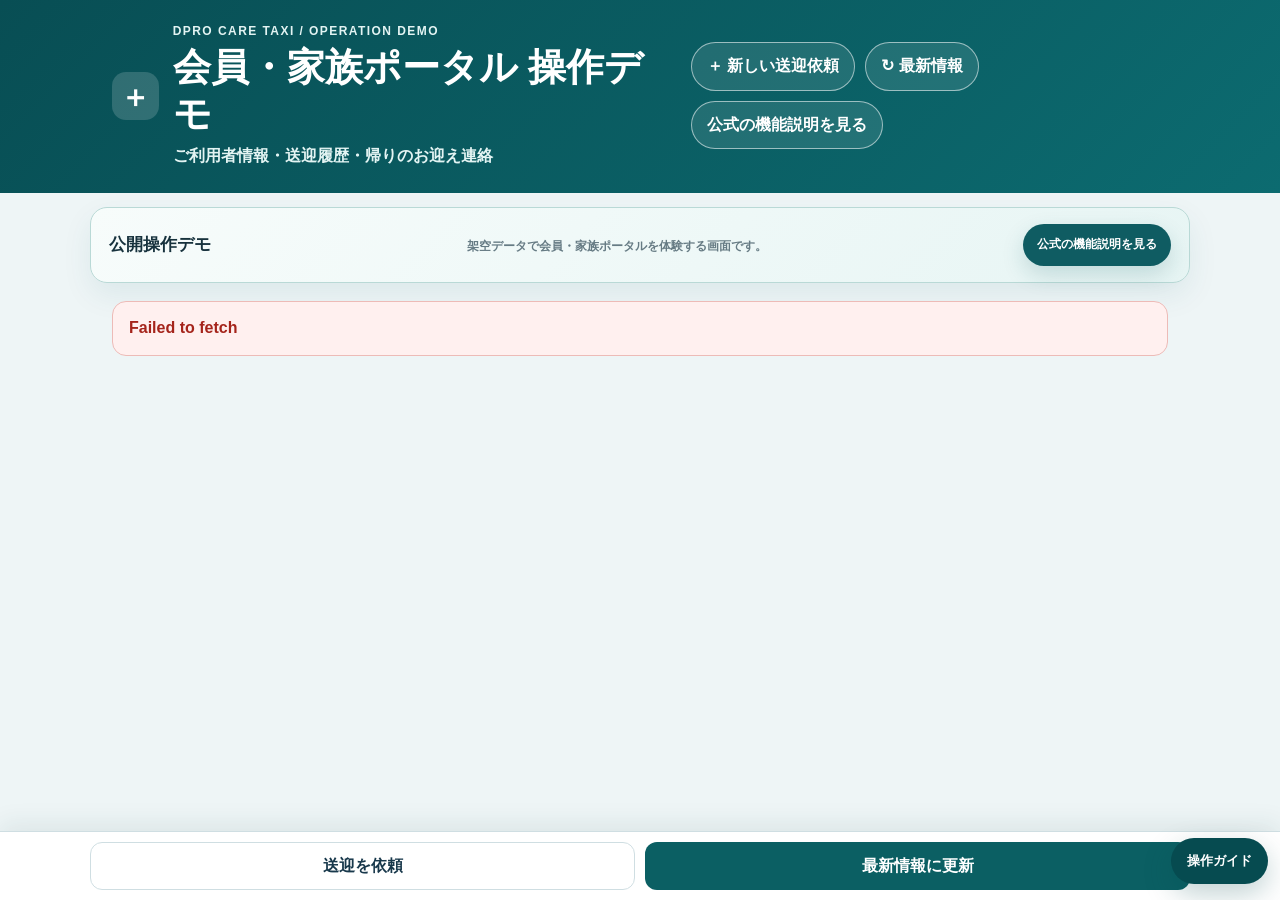
<file: member.html>
<!doctype html>
<html lang="ja">
<head>
  <meta charset="utf-8">
  <meta name="viewport" content="width=device-width,initial-scale=1,viewport-fit=cover">
  <meta name="color-scheme" content="light">
<meta name="theme-color" content="#0b5f63">
  <title>DPRO 介護タクシー｜公開操作デモ・会員家族ポータル</title>
  <script src="./config.js"></script>
  <style>
    :root{--brand:#0b5f63;--brand-dark:#084b50;--brand-soft:#e6f4f3;--navy:#18384b;--bg:#eef5f6;--card:#fff;--text:#17323d;--muted:#667b84;--line:#cfdee2;--success:#137a4b;--warning:#a55d08;--danger:#b42318;--shadow:0 12px 34px rgba(20,58,70,.10);--radius:18px}
    *{box-sizing:border-box}html{scroll-behavior:smooth}body{margin:0;background:var(--bg);color:var(--text);font-family:-apple-system,BlinkMacSystemFont,"Segoe UI","Noto Sans JP",sans-serif;font-size:16px;line-height:1.65;padding-bottom:94px}button,input,textarea,select{font:inherit}button{cursor:pointer}a{color:inherit}.hidden{display:none!important}
    .hero{background:linear-gradient(135deg,#084e54,#0c6b70);color:#fff}.hero-inner{max-width:1100px;margin:auto;padding:22px 22px 24px;display:flex;justify-content:space-between;gap:22px;align-items:center}.brand{display:flex;gap:14px;align-items:center}.mark{width:48px;height:48px;border-radius:14px;background:rgba(255,255,255,.16);display:grid;place-items:center;font-size:30px;font-weight:700}.eyebrow{margin:0;font-size:12px;letter-spacing:.12em;font-weight:800}.hero h1{margin:2px 0 4px;font-size:clamp(24px,3.2vw,38px);line-height:1.25}.hero p{margin:0;color:#e3f4f3;font-weight:600}.hero-actions{display:flex;gap:10px;flex-wrap:wrap}.hero-link{border:1px solid rgba(255,255,255,.55);background:rgba(255,255,255,.10);color:#fff;text-decoration:none;padding:10px 15px;border-radius:999px;font-weight:800;white-space:nowrap}
    main{max-width:1100px;margin:auto;padding:18px 22px 38px}.notice{padding:13px 16px;border-radius:14px;margin-bottom:14px;font-weight:700;border:1px solid}.notice.info{background:#e7f5f5;border-color:#b9dede;color:#11545a}.notice.success{background:#eaf7ef;border-color:#b7dec6;color:#12643e}.notice.warn{background:#fff4de;border-color:#edcf91;color:#8b5108}.notice.error{background:#fff0ef;border-color:#edbbb7;color:#a5241b}
    .summary-grid{display:grid;grid-template-columns:2fr repeat(3,1fr);gap:12px;margin:14px 0 18px}.summary-card{background:var(--card);border:1px solid var(--line);border-radius:16px;padding:16px 18px;box-shadow:0 4px 18px rgba(20,58,70,.05)}.summary-card strong{display:block;font-size:26px;color:var(--brand-dark)}.summary-card .name{font-size:21px}.summary-card span{color:var(--muted);font-weight:700;font-size:13px}
    .tabs{display:flex;gap:8px;overflow:auto;padding-bottom:5px;margin-bottom:14px}.tab{border:1px solid var(--line);background:#fff;color:var(--navy);min-width:150px;padding:12px 18px;border-radius:14px;font-weight:800}.tab.active{background:var(--brand);border-color:var(--brand);color:#fff}.panel{display:none}.panel.active{display:block}.section-head{display:flex;justify-content:space-between;align-items:center;gap:12px;margin:18px 0 10px}.section-head h2{margin:0;font-size:22px}.section-head p{margin:0;color:var(--muted)}.btn{border:0;border-radius:12px;min-height:46px;padding:10px 17px;font-weight:800;display:inline-flex;align-items:center;justify-content:center;gap:7px;text-decoration:none}.btn-primary{background:var(--brand);color:#fff}.btn-secondary{background:var(--brand-soft);color:var(--brand-dark);border:1px solid #abd0cf}.btn-ghost{background:#fff;color:var(--navy);border:1px solid var(--line)}.btn-danger{background:#fff1f0;color:var(--danger);border:1px solid #e9bab5}.btn:disabled{opacity:.55;cursor:not-allowed}
    .filter-row{display:flex;gap:8px;margin-bottom:12px;flex-wrap:wrap}.filter{border:1px solid var(--line);background:#fff;border-radius:999px;padding:8px 14px;font-weight:800;color:var(--muted)}.filter.active{background:var(--navy);color:#fff;border-color:var(--navy)}
    .trip-list,.passenger-list{display:grid;gap:13px}.trip-card,.passenger-card,.profile-card,.empty-card{background:#fff;border:1px solid var(--line);border-radius:var(--radius);box-shadow:var(--shadow);overflow:hidden}.trip-top{padding:16px 18px 12px;display:flex;justify-content:space-between;gap:12px;align-items:flex-start;border-bottom:1px solid #e7eff1}.trip-top h3{margin:2px 0 0;font-size:19px}.trip-no{font-size:12px;color:var(--muted);font-weight:800}.status{display:inline-flex;align-items:center;border-radius:999px;padding:6px 10px;font-size:12px;font-weight:900;white-space:nowrap;background:#e8eef0;color:#425e67}.status.requested,.status.reviewing,.status.customer_confirmation{background:#fff1d8;color:#8b5500}.status.confirmed,.status.assigned,.status.ready{background:#e6efff;color:#2459a9}.status.departed,.status.arrived_pickup,.status.passenger_onboard,.status.arrived_destination,.status.return_waiting{background:#eee9ff;color:#6345aa}.status.completed{background:#e8f6ed;color:#137347}.status.cancelled,.status.rejected{background:#fff0ef;color:#ae2b22}.trip-body{padding:15px 18px}.route{display:grid;grid-template-columns:1fr auto 1fr;gap:10px;align-items:center;background:#f5f9fa;border-radius:14px;padding:12px}.route-place strong{display:block}.route-place span{color:var(--muted);font-size:13px}.arrow{font-size:22px;color:var(--brand)}.trip-meta{display:grid;grid-template-columns:repeat(4,1fr);gap:8px;margin-top:12px}.meta{background:#f7fafb;border-radius:11px;padding:9px 10px}.meta span{display:block;color:var(--muted);font-size:11px;font-weight:800}.meta strong{font-size:14px}.trip-actions{display:flex;gap:8px;flex-wrap:wrap;padding:13px 18px;background:#f8fbfb;border-top:1px solid #e7eff1}.pending-box{margin-top:11px;padding:10px 12px;background:#fff7e7;border:1px solid #ecd194;border-radius:11px;color:#83500d;font-weight:700;font-size:13px}
    .passenger-card{padding:17px 18px}.passenger-head{display:flex;justify-content:space-between;gap:12px}.passenger-head h3{margin:0}.passenger-no{color:var(--muted);font-size:12px;font-weight:800}.detail-grid{display:grid;grid-template-columns:repeat(2,1fr);gap:10px;margin:13px 0}.detail{background:#f7fafb;border-radius:11px;padding:10px 12px}.detail span{display:block;color:var(--muted);font-size:12px;font-weight:800}.tag-row{display:flex;gap:6px;flex-wrap:wrap}.tag{background:var(--brand-soft);color:var(--brand-dark);font-size:12px;font-weight:800;border-radius:999px;padding:5px 9px}.passenger-actions{display:flex;gap:8px;flex-wrap:wrap;margin-top:13px}
    .profile-card{padding:18px}.profile-table{display:grid;grid-template-columns:180px 1fr}.profile-table div{padding:11px;border-bottom:1px solid #e7eff1}.profile-table .label{color:var(--muted);font-weight:800;background:#f7fafb}.empty-card{padding:35px 22px;text-align:center}.empty-icon{font-size:42px}.empty-card h3{margin:8px 0}.empty-card p{color:var(--muted);max-width:600px;margin:0 auto 16px}
    .loading{display:grid;place-items:center;min-height:260px;font-weight:800;color:var(--muted)}.spinner{width:23px;height:23px;border:3px solid rgba(11,95,99,.2);border-top-color:var(--brand);border-radius:50%;animation:spin .7s linear infinite}@keyframes spin{to{transform:rotate(360deg)}}
    .modal{position:fixed;inset:0;background:rgba(8,31,39,.58);z-index:20;display:grid;place-items:center;padding:18px}.modal-card{width:min(600px,100%);max-height:90vh;overflow:auto;background:#fff;border-radius:20px;box-shadow:0 24px 70px rgba(0,0,0,.3)}.modal-head{padding:18px 20px;border-bottom:1px solid var(--line);display:flex;justify-content:space-between;gap:10px;align-items:center}.modal-head h2{margin:0;font-size:21px}.close{width:42px;height:42px;border:0;border-radius:50%;background:#edf4f5;font-size:22px}.modal-body{padding:18px 20px}.field{margin-bottom:14px}.field label{display:block;font-weight:800;margin-bottom:6px}.field textarea{width:100%;min-height:125px;padding:12px;border:1px solid #b9ccd1;border-radius:12px;resize:vertical}.modal-actions{display:flex;justify-content:flex-end;gap:9px;padding:15px 20px;border-top:1px solid var(--line);background:#f8fbfb}
    .bottom-bar{position:fixed;z-index:10;bottom:0;left:0;right:0;background:rgba(255,255,255,.96);border-top:1px solid var(--line);padding:10px 18px calc(10px + env(safe-area-inset-bottom));box-shadow:0 -8px 25px rgba(20,58,70,.08)}.bottom-inner{max-width:1100px;margin:auto;display:grid;grid-template-columns:1fr 1fr;gap:10px}
    @media(max-width:780px){body{font-size:15px}.hero-inner{padding:18px 15px;display:block}.hero-actions{margin-top:14px}.hero h1{font-size:25px}.mark{width:44px;height:44px}.hero-link{padding:8px 12px;font-size:13px}main{padding:14px 12px 30px}.summary-grid{grid-template-columns:1fr 1fr}.summary-card:first-child{grid-column:1/-1}.trip-meta{grid-template-columns:1fr 1fr}.route{grid-template-columns:1fr}.arrow{transform:rotate(90deg);text-align:center}.profile-table{grid-template-columns:1fr}.profile-table .label{padding-bottom:2px;border-bottom:0}.profile-table div:not(.label){padding-top:2px}.trip-actions .btn,.passenger-actions .btn{flex:1;min-width:145px}.section-head{align-items:flex-start;flex-direction:column}.bottom-inner{grid-template-columns:1fr 1fr}}
    @media(max-width:420px){.summary-grid{grid-template-columns:1fr}.summary-card:first-child{grid-column:auto}.trip-meta{grid-template-columns:1fr}.bottom-inner{grid-template-columns:1fr 1fr}.btn{padding:9px 11px}.tab{min-width:128px}}
  
/* CARETAXI-11 最終UI・アクセシビリティ調整 */
:focus-visible{outline:3px solid #f5a623!important;outline-offset:2px!important}
button:disabled,input:disabled,select:disabled,textarea:disabled{cursor:not-allowed;opacity:.62}
.date-control{position:relative;display:flex;align-items:center;justify-content:center;min-height:46px;min-width:230px;border:1px solid var(--line,#c7dadd);border-radius:10px;background:#fff;color:var(--deep,#064c51);font-weight:900;padding:0 44px 0 14px;overflow:hidden}
.date-control::after{content:"📅";position:absolute;right:13px;top:50%;transform:translateY(-50%);font-size:16px;pointer-events:none}
.date-control .date-display{pointer-events:none;white-space:nowrap}
.date-control input[type="date"]{position:absolute;inset:0;width:100%;height:100%;opacity:0;cursor:pointer;border:0;padding:0}
@media(max-width:650px){.date-control{min-width:0;width:100%;font-size:14px;padding-left:10px;padding-right:38px}}
@media(prefers-reduced-motion:reduce){*,*::before,*::after{scroll-behavior:auto!important;animation-duration:.01ms!important;animation-iteration-count:1!important;transition-duration:.01ms!important}}


/* DPRO-SYSTEMS-5 CARETAXI OPERATION DEMO */
.operation-demo-banner{
  width:min(1080px,calc(100% - 28px));
  margin:16px auto 0;
  padding:16px 18px;
  display:flex;
  align-items:center;
  justify-content:space-between;
  gap:20px;
  border:1px solid #b9d9d6;
  border-radius:17px;
  background:linear-gradient(135deg,#f7fcfb,#e7f5f4);
  box-shadow:0 12px 30px rgba(15,92,98,.08);
}
.operation-demo-banner>div{display:flex;flex-direction:column}
.operation-demo-banner small{
  color:var(--primary,#0f5c62);
  font-size:10px;
  font-weight:1000;
  letter-spacing:.14em;
}
.operation-demo-banner strong{font-size:17px;line-height:1.4}
.operation-demo-banner span{margin-top:3px;color:var(--muted,#5a6b74);font-size:12px;font-weight:700}
.operation-demo-banner a,
.official-demo-link{
  flex:0 0 auto;
  min-height:42px;
  display:inline-flex;
  align-items:center;
  justify-content:center;
  padding:8px 14px;
  border-radius:999px;
  color:#fff!important;
  background:var(--primary,#0f5c62);
  text-decoration:none!important;
  font-size:12px;
  font-weight:900;
  box-shadow:0 9px 22px rgba(15,92,98,.18);
}
.operation-demo-banner.compact{
  width:min(1100px,calc(100% - 44px));
  margin-top:14px;
}
.login-card .official-demo-link{
  width:100%;
  margin-top:10px;
  background:#fff;
  color:var(--primary-dark,var(--deep,#084b50))!important;
  border:1px solid #b9d6d4;
  box-shadow:none;
}
.top .official-demo-link{
  min-height:42px;
  padding:7px 12px;
  border:1px solid rgba(255,255,255,.5);
  background:rgba(255,255,255,.11);
  box-shadow:none;
}
@media(max-width:720px){
  .operation-demo-banner{
    align-items:flex-start;
    flex-direction:column;
  }
  .operation-demo-banner a{width:100%}
  .operation-demo-banner.compact{width:min(100% - 24px,1100px)}
}
</style>
</head>
<body class="operation-demo-page">
<header class="hero">
  <div class="hero-inner">
    <div class="brand"><div class="mark">＋</div><div><p class="eyebrow">DPRO CARE TAXI / OPERATION DEMO</p><h1 id="pageTitle">会員・家族ポータル 操作デモ</h1><p>ご利用者情報・送迎履歴・帰りのお迎え連絡</p></div></div>
    <div class="hero-actions"><a class="hero-link" href="./index.html">＋ 新しい送迎依頼</a><button class="hero-link" id="refreshButton" type="button">↻ 最新情報</button><a class="hero-link" href="https://dpro-shop.com/systems/caretaxi">公式の機能説明を見る</a></div>
  </div>
</header>
<div class="operation-demo-banner compact" aria-label="公開操作デモの案内">
  <strong>公開操作デモ</strong>
  <span>架空データで会員・家族ポータルを体験する画面です。</span>
  <a href="https://dpro-shop.com/systems/caretaxi">公式の機能説明を見る</a>
</div>
<main>
  <div id="notice" class="notice info" role="status" aria-live="polite">事業所へ接続しています。</div>
  <div id="loading" class="loading"><span class="spinner"></span>&nbsp;会員情報を読み込んでいます</div>
  <div id="app" class="hidden">
    <section class="summary-grid">
      <div class="summary-card"><span>ご登録者</span><strong class="name" id="customerName">―</strong><span id="customerNo">―</span></div>
      <div class="summary-card"><span>登録利用者</span><strong id="passengerCount">0</strong><span>名</span></div>
      <div class="summary-card"><span>今後の送迎</span><strong id="upcomingCount">0</strong><span>件</span></div>
      <div class="summary-card"><span>確認中の申請</span><strong id="pendingCount">0</strong><span>件</span></div>
    </section>
    <nav class="tabs" aria-label="ポータルメニュー">
      <button class="tab active" type="button" data-tab="trips">送迎予約・履歴</button>
      <button class="tab" type="button" data-tab="passengers">ご利用者情報</button>
      <button class="tab" type="button" data-tab="profile">ご登録情報</button>
    </nav>
    <section id="panel-trips" class="panel active">
      <div class="section-head"><div><h2>送迎予約・利用履歴</h2><p>予約状況、変更・キャンセル希望、帰りのお迎え連絡を確認できます。</p></div></div>
      <div class="filter-row"><button class="filter active" data-filter="all" type="button">すべて</button><button class="filter" data-filter="active" type="button">予約・運行中</button><button class="filter" data-filter="completed" type="button">完了</button><button class="filter" data-filter="cancelled" type="button">キャンセル</button></div>
      <div id="tripList" class="trip-list"></div>
    </section>
    <section id="panel-passengers" class="panel">
      <div class="section-head"><div><h2>登録されているご利用者</h2><p>安全な送迎に必要な情報と、よく利用する場所を確認できます。</p></div><a class="btn btn-primary" href="./index.html">新しい方を登録して依頼</a></div>
      <div id="passengerList" class="passenger-list"></div>
    </section>
    <section id="panel-profile" class="panel">
      <div class="section-head"><div><h2>予約する方のご登録情報</h2><p>変更が必要な場合は事業所へご連絡ください。</p></div></div>
      <div id="profileCard" class="profile-card"></div>
    </section>
  </div>
  <div id="unregistered" class="empty-card hidden"><div class="empty-icon">🚕</div><h3>会員情報はまだ登録されていません</h3><p>送迎依頼を一度送信すると、登録したご利用者情報と予約履歴をこの画面で確認できます。</p><a class="btn btn-primary" href="./index.html">最初の送迎依頼をする</a></div>
</main>
<div class="bottom-bar"><div class="bottom-inner"><a class="btn btn-ghost" href="./index.html">送迎を依頼</a><button class="btn btn-primary" id="bottomRefresh" type="button">最新情報に更新</button></div></div>
<div id="actionModal" class="modal hidden" role="dialog" aria-modal="true" aria-labelledby="actionTitle">
  <div class="modal-card"><div class="modal-head"><h2 id="actionTitle">事業所へ連絡</h2><button class="close" id="closeModal" type="button" aria-label="閉じる">×</button></div><div class="modal-body"><p id="actionDescription"></p><div id="messageField" class="field"><label for="actionMessage">連絡内容</label><textarea id="actionMessage" maxlength="1000" placeholder="変更したい日時・場所などをご入力ください。"></textarea><small>病名など不要な医療情報は入力しないでください。</small></div></div><div class="modal-actions"><button class="btn btn-ghost" id="cancelModal" type="button">閉じる</button><button class="btn btn-primary" id="submitAction" type="button">この内容で送信</button></div></div>
</div>
<script>
(() => {
  "use strict";
  const CONFIG=window.CARETAXI_CONFIG||{}; const $=id=>document.getElementById(id);
  const ACTIVE_STATUSES=["draft","requested","reviewing","estimate_sent","customer_confirmation","confirmed","assigned","ready","departed","arrived_pickup","passenger_onboard","arrived_destination","return_waiting"];
  const STATUS={draft:"下書き",requested:"受付済み",reviewing:"内容確認中",estimate_sent:"見積案内済み",customer_confirmation:"利用者確認待ち",confirmed:"予約確定",assigned:"配車済み",ready:"出発準備",departed:"出発",arrived_pickup:"お迎え先到着",passenger_onboard:"乗車中",arrived_destination:"目的地到着",return_waiting:"帰り連絡受付",completed:"完了",cancelled:"キャンセル",rejected:"対応不可"};
  const PURPOSE={hospital_visit:"通院",hospital_discharge:"退院",hospital_transfer:"転院",shopping:"買い物",ceremony:"冠婚葬祭",leisure:"外出・余暇",facility_transfer:"施設移動",other:"その他"};
  const MOBILITY={walking:"歩行",cane:"杖",walker:"歩行器",wheelchair:"車いす",reclining_wheelchair:"リクライニング車いす",stretcher:"ストレッチャー",other:"その他"};
  const CUSTOMER_TYPE={self:"ご本人",family:"ご家族",facility:"施設職員",care_manager:"ケアマネジャー",hospital:"病院・クリニック",other:"その他"};
  let token=null,portal=null,currentFilter="all",actionContext=null,isSending=false;
  document.addEventListener("DOMContentLoaded",init);
  async function init(){bind();await loadPortal();}
  function bind(){document.querySelectorAll(".tab").forEach(b=>b.addEventListener("click",()=>setTab(b.dataset.tab)));document.querySelectorAll(".filter").forEach(b=>b.addEventListener("click",()=>{currentFilter=b.dataset.filter;document.querySelectorAll(".filter").forEach(x=>x.classList.toggle("active",x===b));renderTrips();}));$("refreshButton").addEventListener("click",loadPortal);$("bottomRefresh").addEventListener("click",loadPortal);$("closeModal").addEventListener("click",closeModal);$("cancelModal").addEventListener("click",closeModal);$("submitAction").addEventListener("click",submitAction);$("actionModal").addEventListener("click",e=>{if(e.target===$("actionModal"))closeModal();});document.addEventListener("click",handleDelegatedClick);document.addEventListener("keydown",e=>{if(e.key==="Escape"&&!$("actionModal").classList.contains("hidden"))closeModal();});}
  async function loadPortal(){showLoading(true);showNotice("事業所から最新情報を取得しています。","info");try{await createSession();portal=await api("/v1/member/portal",{method:"GET",auth:true});if(!portal.registered&&CONFIG.DEMO_MODE){await createSession("demo-line-caretaxi-member");portal=await api("/v1/member/portal",{method:"GET",auth:true});}render();showNotice(portal.organization?.is_demo?"営業デモ環境です。表示される氏名・住所は架空情報です。":"最新の予約情報を表示しています。",portal.organization?.is_demo?"warn":"success");}catch(e){showNotice(e.message||"会員情報を取得できませんでした。","error");}finally{showLoading(false);}}
  async function createSession(forcedId){let lineId=forcedId;if(!lineId){if(CONFIG.DEMO_MODE){lineId=localStorage.getItem(CONFIG.DEMO_LINE_USER_KEY)||`demo-line-${uuid()}`;localStorage.setItem(CONFIG.DEMO_LINE_USER_KEY,lineId);}else throw new Error("LINE認証はLIFF設定後に有効になります。");}const r=await api("/v1/auth/member",{method:"POST",body:{line_user_id:lineId,organization_code:CONFIG.ORGANIZATION_CODE}});token=r.token;sessionStorage.setItem(CONFIG.MEMBER_SESSION_KEY||"caretaxi_member_session",token);}
  function render(){if(!portal?.registered){$("app").classList.add("hidden");$("unregistered").classList.remove("hidden");return;}$("unregistered").classList.add("hidden");$("app").classList.remove("hidden");$("pageTitle").textContent=`${portal.organization.name}｜会員・家族ポータル`;$("customerName").textContent=portal.customer.full_name;$("customerNo").textContent=`会員番号：${portal.customer.customer_no}`;$("passengerCount").textContent=portal.passengers.length;$("upcomingCount").textContent=portal.trips.filter(t=>ACTIVE_STATUSES.includes(t.status)).length;$("pendingCount").textContent=portal.trips.flatMap(t=>t.member_requests||[]).filter(r=>["pending","reviewing"].includes(r.status)).length;renderTrips();renderPassengers();renderProfile();}
  function renderTrips(){if(!portal?.registered)return;let trips=portal.trips||[];if(currentFilter==="active")trips=trips.filter(t=>ACTIVE_STATUSES.includes(t.status));if(currentFilter==="completed")trips=trips.filter(t=>t.status==="completed");if(currentFilter==="cancelled")trips=trips.filter(t=>["cancelled","rejected"].includes(t.status));$("tripList").innerHTML=trips.length?trips.map(tripHtml).join(""):emptyHtml("該当する送迎履歴はありません","新しい送迎依頼は下のボタンから登録できます。");}
  function tripHtml(t){const out=(t.legs||[]).find(x=>x.leg_type==="outbound")||t.legs?.[0]||{};const pending=(t.member_requests||[]).filter(r=>["pending","reviewing"].includes(r.status));const active=ACTIVE_STATUSES.includes(t.status);const canReturn=active&&t.trip_type==="round_trip"&&t.return_mode==="contact_when_ready";return `<article class="trip-card"><div class="trip-top"><div><div class="trip-no">受付番号 ${esc(t.trip_no)}</div><h3>${esc(formatDateTime(t.requested_pickup_at))}｜${esc(t.passenger?.full_name||"")}</h3></div><span class="status ${esc(t.status)}">${esc(STATUS[t.status]||t.status)}</span></div><div class="trip-body"><div class="route"><div class="route-place"><strong>${esc(out.pickup_place_name||"お迎え先")}</strong><span>${esc(out.pickup_address||"")}</span></div><div class="arrow">→</div><div class="route-place"><strong>${esc(out.destination_place_name||"目的地")}</strong><span>${esc(out.destination_address||"")}</span></div></div><div class="trip-meta"><div class="meta"><span>利用目的</span><strong>${esc(PURPOSE[t.service_purpose]||t.service_purpose)}</strong></div><div class="meta"><span>片道・往復</span><strong>${t.trip_type==="round_trip"?"往復":"片道"}</strong></div><div class="meta"><span>移動方法</span><strong>${esc(MOBILITY[t.mobility_type]||t.mobility_type||"―")}</strong></div><div class="meta"><span>見積・料金</span><strong>${money(t.final_total_yen??t.estimated_total_yen)}</strong></div></div>${pending.length?`<div class="pending-box">事業所が確認中：${pending.map(r=>actionLabel(r.request_type)).join("・")}</div>`:""}</div><div class="trip-actions"><button class="btn btn-secondary" data-repeat-trip="${t.id}" type="button">同じ内容で依頼</button>${active?`<button class="btn btn-ghost" data-action="change" data-trip="${t.id}" type="button">変更希望</button><button class="btn btn-danger" data-action="cancel" data-trip="${t.id}" type="button">キャンセル希望</button>`:""}${canReturn?`<button class="btn btn-primary" data-action="return_contact" data-trip="${t.id}" type="button">帰りのお迎えを連絡</button>`:""}</div></article>`;}
  function renderPassengers(){const list=portal.passengers||[];$("passengerList").innerHTML=list.length?list.map(p=>`<article class="passenger-card"><div class="passenger-head"><div><div class="passenger-no">利用者番号 ${esc(p.passenger_no)}</div><h3>${esc(p.full_name)}</h3></div><span class="status">${esc(MOBILITY[p.mobility_type]||p.mobility_type)}</span></div><div class="detail-grid"><div class="detail"><span>ご住所</span>${esc(p.address||"未登録")}</div><div class="detail"><span>予約者との関係</span>${esc(p.relationship||"―")}</div><div class="detail"><span>標準のお迎え場所</span>${esc(p.default_pickup_place||"未登録")}</div><div class="detail"><span>緊急連絡先</span>${esc(p.emergency_contact_name||"未登録")}</div></div><div class="tag-row">${(p.assistance_needs||[]).map(x=>`<span class="tag">${esc(x)}</span>`).join("")}${(p.favorite_places||[]).map(x=>`<span class="tag">${esc(x.place_name)}</span>`).join("")}</div><div class="passenger-actions"><button class="btn btn-primary" data-repeat-passenger="${p.id}" type="button">この方の送迎を依頼</button></div></article>`).join(""):emptyHtml("登録利用者はいません","");}
  function renderProfile(){const c=portal.customer;$("profileCard").innerHTML=`<div class="profile-table"><div class="label">会員番号</div><div>${esc(c.customer_no)}</div><div class="label">お名前</div><div>${esc(c.full_name)}</div><div class="label">ふりがな</div><div>${esc(c.full_name_kana||"―")}</div><div class="label">電話番号</div><div>${esc(c.phone||"―")}</div><div class="label">予約者区分</div><div>${esc(CUSTOMER_TYPE[c.customer_type]||c.customer_type)}</div><div class="label">所属施設等</div><div>${esc(c.affiliated_organization||"―")}</div></div>`;}
  function handleDelegatedClick(e){const action=e.target.closest("[data-action]");if(action){openAction(action.dataset.action,action.dataset.trip);return;}const repeatTrip=e.target.closest("[data-repeat-trip]");if(repeatTrip){repeatFromTrip(repeatTrip.dataset.repeatTrip);return;}const repeatPassenger=e.target.closest("[data-repeat-passenger]");if(repeatPassenger){repeatFromPassenger(repeatPassenger.dataset.repeatPassenger);}}
  function openAction(type,tripId){const trip=portal.trips.find(t=>t.id===tripId);if(!trip)return;actionContext={type,trip};const titles={change:"予約内容の変更希望",cancel:"キャンセル希望",return_contact:"帰りのお迎え連絡"};const desc={change:"変更したい日時・場所・介助内容などをご入力ください。事業所の確認後に変更が確定します。",cancel:"キャンセル理由がある場合は入力してください。送信だけではキャンセル確定になりません。",return_contact:"診察・用事が終わり、帰りのお迎えを希望することを事業所へ連絡します。"};$("actionTitle").textContent=titles[type];$("actionDescription").textContent=`受付番号 ${trip.trip_no}｜${desc[type]}`;$("messageField").classList.toggle("hidden",type==="return_contact");$("actionMessage").value="";$("submitAction").textContent=type==="return_contact"?"帰りのお迎えを連絡":"この内容で送信";$("actionModal").classList.remove("hidden");document.body.style.overflow="hidden";}
  function closeModal(){$("actionModal").classList.add("hidden");document.body.style.overflow="";actionContext=null;}
  async function submitAction(){if(isSending||!actionContext)return;const message=$("actionMessage").value.trim();if(actionContext.type==="change"&&!message){showNotice("変更したい内容を入力してください。","error");return;}isSending=true;$("submitAction").disabled=true;try{const result=await api("/v1/member/action",{method:"POST",auth:true,headers:{"Idempotency-Key":`member_${Date.now()}_${uuid().replaceAll("-","")}`},body:{trip_id:actionContext.trip.id,action_type:actionContext.type,message}});closeModal();showNotice(result.message||"事業所へ送信しました。","success");await loadPortal();}catch(e){showNotice(e.message||"送信できませんでした。","error");}finally{isSending=false;$("submitAction").disabled=false;}}
  function repeatFromTrip(id){const t=portal.trips.find(x=>x.id===id);if(!t)return;const p=t.passenger||{};const out=(t.legs||[]).find(x=>x.leg_type==="outbound")||{};const waypoint=(t.stops||[]).find(x=>x.stop_type==="waypoint");savePrefill({requesterType:portal.customer.customer_type,relationship:(portal.passengers.find(x=>x.id===p.id)||{}).relationship||"ご家族",requesterName:portal.customer.full_name,requesterKana:portal.customer.full_name_kana||"",requesterPhone:portal.customer.phone||"",passengerName:p.full_name||"",passengerKana:p.full_name_kana||"",passengerPhone:p.phone||"",postalCode:p.postal_code||"",passengerAddress:p.address||"",mobilityType:p.mobility_type||"walking",wheelchairType:p.wheelchair_type||"",assistance:(p.assistance_needs||[]),assistanceNeeded:(p.assistance_needs||[]).length?"yes":"no",showPassengerDetails:Boolean(p.stairs_notes||p.building_access_notes||p.emergency_contact_name),stairsNotes:p.stairs_notes||"",buildingNotes:p.building_access_notes||"",emergencyName:p.emergency_contact_name||"",emergencyPhone:p.emergency_contact_phone||"",servicePurpose:t.service_purpose,tripType:t.trip_type,returnMode:t.return_mode,duration:String(out.expected_duration_minutes||60),companionCount:String(t.companion_count||0),pickupPlaceName:out.pickup_place_name||p.default_pickup_place||"",pickupAddress:out.pickup_address||p.address||"",pickupPhone:out.pickup_phone||"",pickupNotes:out.pickup_notes||p.default_pickup_notes||"",hasWaypoint:Boolean(waypoint),waypointName:waypoint?.place_name||"",waypointAddress:waypoint?.address||"",waypointNotes:waypoint?.access_notes||"",destinationName:out.destination_place_name||"",destinationAddress:out.destination_address||"",destinationPhone:out.destination_phone||"",destinationNotes:out.destination_notes||"",showCustomerNotes:false,customerNotes:""});}
  function repeatFromPassenger(id){const p=portal.passengers.find(x=>x.id===id);if(!p)return;const fav=p.favorite_places?.[0];savePrefill({requesterType:portal.customer.customer_type,relationship:p.relationship||"ご家族",requesterName:portal.customer.full_name,requesterKana:portal.customer.full_name_kana||"",requesterPhone:portal.customer.phone||"",passengerName:p.full_name||"",passengerKana:p.full_name_kana||"",passengerPhone:p.phone||"",postalCode:p.postal_code||"",passengerAddress:p.address||"",mobilityType:p.mobility_type||"walking",wheelchairType:p.wheelchair_type||"",assistance:p.assistance_needs||[],assistanceNeeded:(p.assistance_needs||[]).length?"yes":"no",showPassengerDetails:Boolean(p.stairs_notes||p.building_access_notes||p.emergency_contact_name),stairsNotes:p.stairs_notes||"",buildingNotes:p.building_access_notes||"",emergencyName:p.emergency_contact_name||"",emergencyPhone:p.emergency_contact_phone||"",pickupPlaceName:p.default_pickup_place||"自宅",pickupAddress:p.address||"",pickupNotes:p.default_pickup_notes||"",destinationName:fav?.place_name||"",destinationAddress:fav?.address||"",destinationPhone:fav?.phone||"",destinationNotes:fav?.pickup_notes||""});}
  function savePrefill(data){localStorage.setItem(CONFIG.REPEAT_PREFILL_KEY||"dpro_caretaxi_repeat_prefill_v1",JSON.stringify({...data,created_at:new Date().toISOString()}));location.href="./index.html?repeat=1";}
  function setTab(name){document.querySelectorAll(".tab").forEach(b=>b.classList.toggle("active",b.dataset.tab===name));document.querySelectorAll(".panel").forEach(p=>p.classList.toggle("active",p.id===`panel-${name}`));}
  async function api(path,opt={}){const c=new AbortController(),timer=setTimeout(()=>c.abort(),Number(CONFIG.REQUEST_TIMEOUT_MS||15000));const h=new Headers(opt.headers||{});h.set("Accept","application/json");if(opt.body)h.set("Content-Type","application/json");if(opt.auth&&token)h.set("Authorization",`Bearer ${token}`);try{const r=await fetch(`${String(CONFIG.API_BASE_URL).replace(/\/$/,"")}${path}`,{method:opt.method||"GET",headers:h,body:opt.body?JSON.stringify(opt.body):undefined,signal:c.signal});const d=await r.json().catch(()=>({}));if(r.status===401&&opt.auth){sessionStorage.removeItem(CONFIG.MEMBER_SESSION_KEY||"caretaxi_member_session");token=null;throw new Error("セッションの有効期限が切れました。再度読み込みます。")}if(!r.ok||d.ok===false)throw new Error(d.message||`通信エラー（${r.status}）`);return d;}catch(e){if(e.name==="AbortError")throw new Error("通信がタイムアウトしました。電波状況を確認してください。");throw e;}finally{clearTimeout(timer);}}
  function showLoading(on){$("loading").classList.toggle("hidden",!on);if(on)$("app").classList.add("hidden");}
  function showNotice(msg,type){$("notice").textContent=msg;$("notice").className=`notice ${type}`;}
  function actionLabel(v){return({change:"変更希望",cancel:"キャンセル希望",return_contact:"帰りのお迎え連絡"})[v]||v;}
  function money(v){return v===null||v===undefined?"確認中":`${Number(v).toLocaleString("ja-JP")}円`;}
  function formatDateTime(v){if(!v)return"日時確認中";return new Intl.DateTimeFormat("ja-JP",{timeZone:"Asia/Tokyo",year:"numeric",month:"numeric",day:"numeric",weekday:"short",hour:"2-digit",minute:"2-digit"}).format(new Date(v));}
  function emptyHtml(title,text){return`<div class="empty-card"><div class="empty-icon">📋</div><h3>${esc(title)}</h3><p>${esc(text)}</p><a class="btn btn-primary" href="./index.html">送迎を依頼する</a></div>`;}
  function esc(v){return String(v??"").replace(/[&<>"']/g,c=>({"&":"&amp;","<":"&lt;",">":"&gt;",'"':"&quot;","'":"&#39;"})[c]);}
  function uuid(){if(crypto.randomUUID)return crypto.randomUUID();const a=crypto.getRandomValues(new Uint8Array(16));a[6]=a[6]&15|64;a[8]=a[8]&63|128;return[...a].map(x=>x.toString(16).padStart(2,"0")).join("").replace(/(.{8})(.{4})(.{4})(.{4})(.{12})/,"$1-$2-$3-$4-$5");}
})();
</script>
</body>
</html>
</file>
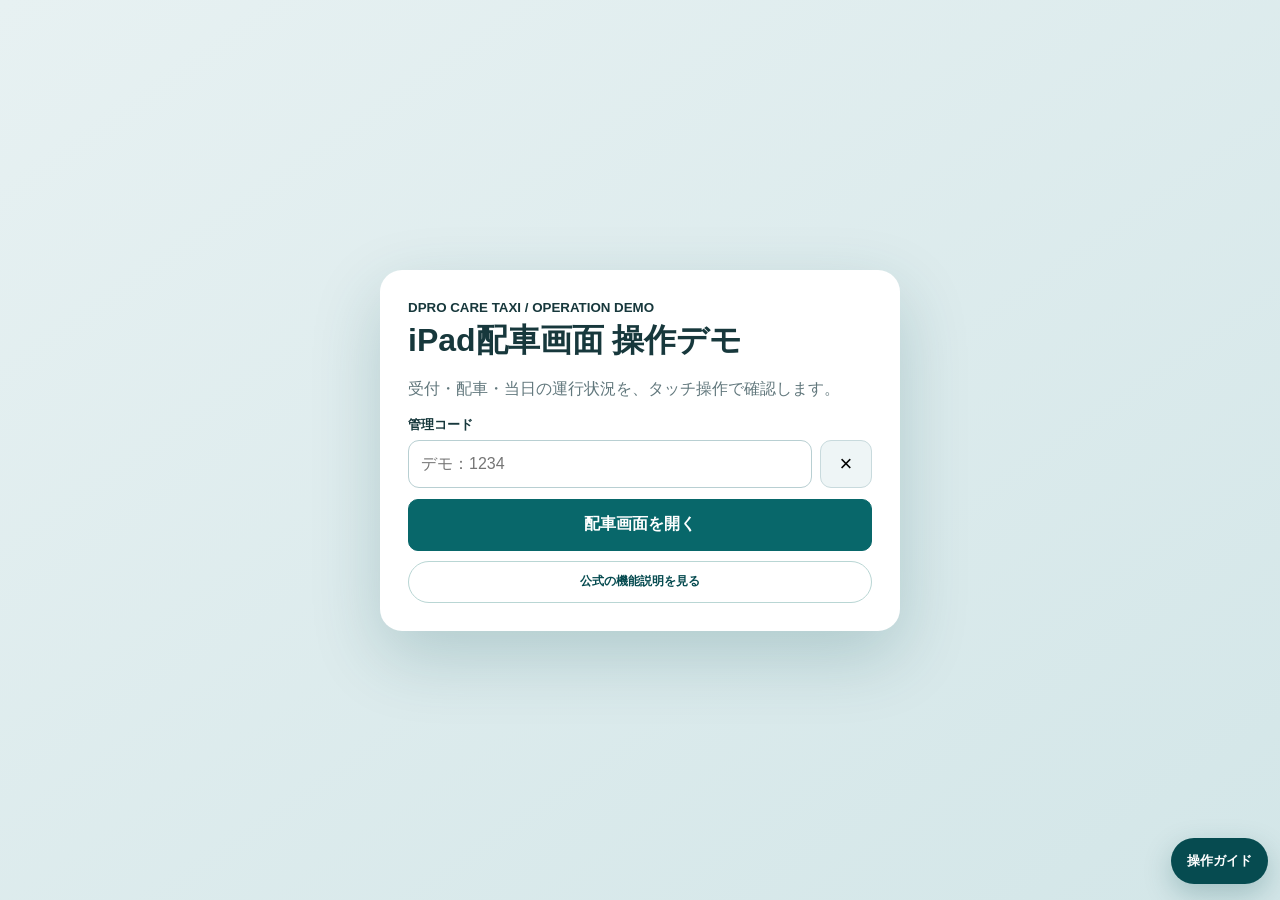
<file: owner-ipad.html>
<!doctype html>
<html lang="ja">
<head>
  <meta charset="utf-8">
  <meta name="viewport" content="width=device-width,initial-scale=1,viewport-fit=cover">
  <meta name="color-scheme" content="light">
<meta name="theme-color" content="#075d61">
  <title>DPRO介護タクシー｜公開操作デモ・iPad配車</title>
  <script src="config.js"></script>
  <style>
    :root{
      --main:#08676a;--deep:#064b50;--navy:#173d4d;--bg:#eaf2f3;--card:#fff;
      --line:#c8dadd;--muted:#61777c;--warn:#b87000;--danger:#bd3d36;
      --info:#246bb2;--ok:#17734a;--purple:#5f45a8;--shadow:0 8px 24px rgba(21,70,76,.11)
    }
    *{box-sizing:border-box}
    html,body{margin:0;min-height:100%;font-family:-apple-system,BlinkMacSystemFont,"Segoe UI","Noto Sans JP",sans-serif;color:#17383c;background:var(--bg);font-size:16px}
    button,input,select,textarea{font:inherit}
    button{cursor:pointer;touch-action:manipulation}
    .hidden{display:none!important}
    .top{position:sticky;top:0;z-index:40;background:linear-gradient(120deg,var(--deep),var(--main));color:#fff;padding:12px 16px;box-shadow:0 3px 14px rgba(0,0,0,.16)}
    .top-inner{display:flex;gap:12px;align-items:center;justify-content:space-between}
    .brand small{display:block;font-size:11px;font-weight:900;letter-spacing:.14em}
    .brand h1{margin:1px 0 0;font-size:24px;line-height:1.2}
    .top-actions{display:flex;gap:8px;align-items:center}
    .top button,.top .pill{min-height:46px;border-radius:12px;font-weight:900}
    .top button{border:0;background:#fff;color:var(--deep);padding:0 15px}
    .top .pill{display:grid;place-items:center;border:1px solid rgba(255,255,255,.45);padding:0 14px}
    .shell{padding:12px 12px 24px}
    .datebar{display:grid;grid-template-columns:auto minmax(230px,1fr) auto auto;gap:8px;align-items:center;margin-bottom:10px}
    .datebar button,.datebar input{height:48px;border:1px solid var(--line);background:#fff;border-radius:12px;padding:0 14px;font-weight:900;color:var(--deep)}
    .datebar input{text-align:center}
    .metrics{display:grid;grid-template-columns:repeat(6,minmax(110px,1fr));gap:8px;margin-bottom:10px}
    .metric{background:#fff;border:1px solid var(--line);border-radius:14px;padding:10px 12px;box-shadow:var(--shadow)}
    .metric span{display:block;color:var(--muted);font-size:12px;font-weight:800}
    .metric strong{display:block;font-size:26px;color:var(--deep);line-height:1.1}
    .board{display:grid;grid-template-columns:repeat(5,minmax(240px,1fr));gap:9px;overflow-x:auto;padding-bottom:8px;min-height:calc(100vh - 210px);scroll-snap-type:x proximity}
    .lane{min-width:240px;background:#dfeaec;border:1px solid #bfd2d5;border-radius:15px;padding:8px;scroll-snap-align:start}
    .lane-head{display:flex;align-items:center;justify-content:space-between;padding:5px 4px 9px}
    .lane-head h2{margin:0;font-size:16px}
    .count{display:grid;place-items:center;min-width:29px;height:29px;border-radius:999px;background:#fff;font-weight:900;color:var(--deep)}
    .cards{display:grid;gap:8px}
    .trip{background:#fff;border:1px solid var(--line);border-radius:13px;padding:10px;box-shadow:0 4px 12px rgba(26,76,82,.08)}
    .trip.selected{outline:3px solid #47a0a5}
    .trip-top{display:flex;gap:7px;align-items:flex-start;justify-content:space-between}
    .trip-time{font-weight:950;font-size:20px;color:var(--deep)}
    .trip-no{font-size:11px;color:var(--muted);font-weight:800}
    .status{display:inline-flex;align-items:center;border-radius:999px;padding:4px 8px;font-size:11px;font-weight:900;white-space:nowrap}
    .s-pending{background:#fff0ca;color:#855600}.s-unassigned{background:#ffe3dd;color:#a03b2f}.s-assigned{background:#e3efff;color:#215da1}.s-operating{background:#ece5ff;color:#5c3aa5}.s-return{background:#ffe9cc;color:#8a5400}.s-done{background:#dff5e8;color:#176941}
    .passenger{margin-top:7px;font-size:18px;font-weight:950}
    .route{margin-top:7px;background:#f2f7f8;border-radius:10px;padding:8px;font-size:13px;font-weight:800}
    .route .arrow{color:var(--main);padding:0 4px}
    .meta{display:grid;grid-template-columns:1fr 1fr;gap:6px;margin-top:7px}
    .meta div{background:#f7fafb;border-radius:8px;padding:6px;font-size:12px}
    .meta span{display:block;color:var(--muted);font-size:10px;font-weight:800}
    .trip-actions{display:grid;grid-template-columns:1fr 1fr;gap:7px;margin-top:8px}
    .btn{min-height:44px;border:1px solid var(--line);background:#fff;color:var(--deep);border-radius:10px;font-weight:900;padding:7px}
    .btn-primary{background:var(--main);border-color:var(--main);color:#fff}
    .btn-warn{background:#fff8e7;border-color:#e2b967;color:#845000}
    .btn-danger{background:#fff4f3;border-color:#eab5b1;color:#aa332d}
    .empty{padding:28px 8px;text-align:center;color:var(--muted);font-weight:800}
    .login{min-height:100vh;display:grid;place-items:center;padding:20px;background:linear-gradient(145deg,#e7f1f2,#d3e6e8)}
    .login-card{width:min(520px,100%);background:#fff;border-radius:22px;padding:28px;box-shadow:0 25px 70px rgba(5,75,80,.2)}
    .login-card h1{margin:3px 0 5px}.login-card p{color:var(--muted)}
    .field{display:grid;gap:6px;margin:11px 0}
    .field label{font-weight:900;font-size:13px}
    .field input,.field select,.field textarea{width:100%;min-height:48px;border:1px solid #b8cfd2;border-radius:11px;background:#fff;padding:10px 12px}
    .field textarea{min-height:80px;resize:vertical}
    .code{display:flex;gap:8px}.code input{flex:1}.code button{width:52px;border:1px solid var(--line);border-radius:11px;background:#eef5f6;font-size:22px}
    .login-card .btn-primary{width:100%;min-height:52px}
    .error{border:1px solid #edb4b0;background:#fff0ef;color:#a52d28;padding:10px;border-radius:10px;margin:10px 0}
    .detail{position:fixed;inset:0;z-index:70;display:none}
    .detail.open{display:block}
    .backdrop{position:absolute;inset:0;background:rgba(8,38,42,.48)}
    .sheet{position:absolute;right:0;top:0;bottom:0;width:min(620px,92vw);overflow:auto;background:#f4f9fa;box-shadow:-18px 0 50px rgba(0,0,0,.24)}
    .sheet-head{position:sticky;top:0;z-index:3;background:#fff;border-bottom:1px solid var(--line);display:flex;align-items:center;justify-content:space-between;padding:13px 15px}
    .sheet-head h2{margin:0;font-size:21px}.close{width:46px;height:46px;border:0;border-radius:11px;background:#eaf2f3;font-size:24px}
    .sheet-body{padding:12px}
    .box{background:#fff;border:1px solid var(--line);border-radius:14px;padding:12px;margin-bottom:10px}
    .box h3{margin:0 0 8px;font-size:17px}
    .kv{display:grid;grid-template-columns:110px 1fr;gap:5px 8px;margin:0}.kv dt{color:var(--muted);font-weight:800}.kv dd{margin:0;font-weight:800;word-break:break-word}
    .grid2{display:grid;grid-template-columns:1fr 1fr;gap:9px}.wide{grid-column:1/-1}
    .checks{display:flex;gap:7px;flex-wrap:wrap}
    .check{display:flex;gap:6px;align-items:center;border:1px solid var(--line);border-radius:9px;padding:8px 9px;background:#fff;font-weight:800}
    .sheet-actions{display:grid;grid-template-columns:1fr 1fr;gap:8px}
    .toast{position:fixed;left:50%;bottom:20px;transform:translateX(-50%);z-index:100;background:#153f43;color:#fff;padding:12px 18px;border-radius:12px;box-shadow:var(--shadow);display:none;font-weight:800}
    .toast.show{display:block}.toast.bad{background:#a83731}
    @media(max-width:1080px){
      .metrics{grid-template-columns:repeat(3,1fr)}
      .board{grid-template-columns:repeat(5,260px);min-height:calc(100vh - 275px)}
    }
    @media(max-width:700px){
      .brand h1{font-size:19px}.top .pill{display:none}.top button{padding:0 10px}
      .datebar{grid-template-columns:auto 1fr auto}.datebar .today{grid-column:1/-1}
      .metrics{grid-template-columns:repeat(2,1fr)}
      .board{grid-template-columns:repeat(5,86vw)}
      .sheet{width:100vw}.grid2{grid-template-columns:1fr}.wide{grid-column:auto}
    }
  
/* CARETAXI-11 最終UI・アクセシビリティ調整 */
:focus-visible{outline:3px solid #f5a623!important;outline-offset:2px!important}
button:disabled,input:disabled,select:disabled,textarea:disabled{cursor:not-allowed;opacity:.62}
.date-control{position:relative;display:flex;align-items:center;justify-content:center;min-height:46px;min-width:230px;border:1px solid var(--line,#c7dadd);border-radius:10px;background:#fff;color:var(--deep,#064c51);font-weight:900;padding:0 44px 0 14px;overflow:hidden}
.date-control::after{content:"📅";position:absolute;right:13px;top:50%;transform:translateY(-50%);font-size:16px;pointer-events:none}
.date-control .date-display{pointer-events:none;white-space:nowrap}
.date-control input[type="date"]{position:absolute;inset:0;width:100%;height:100%;opacity:0;cursor:pointer;border:0;padding:0}
@media(max-width:650px){.date-control{min-width:0;width:100%;font-size:14px;padding-left:10px;padding-right:38px}}
@media(prefers-reduced-motion:reduce){*,*::before,*::after{scroll-behavior:auto!important;animation-duration:.01ms!important;animation-iteration-count:1!important;transition-duration:.01ms!important}}


/* DPRO-SYSTEMS-5 CARETAXI OPERATION DEMO */
.operation-demo-banner{
  width:min(1080px,calc(100% - 28px));
  margin:16px auto 0;
  padding:16px 18px;
  display:flex;
  align-items:center;
  justify-content:space-between;
  gap:20px;
  border:1px solid #b9d9d6;
  border-radius:17px;
  background:linear-gradient(135deg,#f7fcfb,#e7f5f4);
  box-shadow:0 12px 30px rgba(15,92,98,.08);
}
.operation-demo-banner>div{display:flex;flex-direction:column}
.operation-demo-banner small{
  color:var(--primary,#0f5c62);
  font-size:10px;
  font-weight:1000;
  letter-spacing:.14em;
}
.operation-demo-banner strong{font-size:17px;line-height:1.4}
.operation-demo-banner span{margin-top:3px;color:var(--muted,#5a6b74);font-size:12px;font-weight:700}
.operation-demo-banner a,
.official-demo-link{
  flex:0 0 auto;
  min-height:42px;
  display:inline-flex;
  align-items:center;
  justify-content:center;
  padding:8px 14px;
  border-radius:999px;
  color:#fff!important;
  background:var(--primary,#0f5c62);
  text-decoration:none!important;
  font-size:12px;
  font-weight:900;
  box-shadow:0 9px 22px rgba(15,92,98,.18);
}
.operation-demo-banner.compact{
  width:min(1100px,calc(100% - 44px));
  margin-top:14px;
}
.login-card .official-demo-link{
  width:100%;
  margin-top:10px;
  background:#fff;
  color:var(--primary-dark,var(--deep,#084b50))!important;
  border:1px solid #b9d6d4;
  box-shadow:none;
}
.top .official-demo-link{
  min-height:42px;
  padding:7px 12px;
  border:1px solid rgba(255,255,255,.5);
  background:rgba(255,255,255,.11);
  box-shadow:none;
}
@media(max-width:720px){
  .operation-demo-banner{
    align-items:flex-start;
    flex-direction:column;
  }
  .operation-demo-banner a{width:100%}
  .operation-demo-banner.compact{width:min(100% - 24px,1100px)}
}
</style>
</head>
<body class="operation-demo-page">
<div id="loginView" class="login">
  <form id="loginForm" class="login-card">
    <small><b>DPRO CARE TAXI / OPERATION DEMO</b></small>
    <h1>iPad配車画面 操作デモ</h1>
    <p>受付・配車・当日の運行状況を、タッチ操作で確認します。</p>
    <div id="loginError" class="error hidden" role="alert"></div>
    <div class="field">
      <label for="adminCode">管理コード</label>
      <div class="code">
        <input id="adminCode" type="password" inputmode="numeric" autocomplete="current-password" placeholder="デモ：1234" required>
        <button id="clearCode" type="button" aria-label="管理コードを消す">×</button>
      </div>
    </div>
    <button class="btn btn-primary" type="submit">配車画面を開く</button><a class="official-demo-link" href="https://dpro-shop.com/systems/caretaxi">公式の機能説明を見る</a>
  </form>
</div>

<div id="appView" class="hidden">
  <header class="top">
    <div class="top-inner">
      <div class="brand"><small>DPRO CARE TAXI</small><h1 id="orgName">介護タクシー｜iPad配車</h1></div>
      <div class="top-actions">
        <span id="envPill" class="pill">公開デモ</span>
        <a class="official-demo-link" href="https://dpro-shop.com/systems/caretaxi">公式説明</a>
        <button id="reloadBtn" type="button">最新情報</button>
        <button id="logoutBtn" type="button">ログアウト</button>
      </div>
    </div>
  </header>
  <main class="shell">
    <section class="datebar">
      <button id="prevDate" type="button">← 前日</button>
      <label class="date-control"><span id="dateDisplay" class="date-display">日付を選択</span><input id="targetDate" type="date" aria-label="表示日を選択"></label>
      <button id="nextDate" type="button">翌日 →</button>
      <button id="todayBtn" class="today" type="button">今日</button>
    </section>
    <section id="metrics" class="metrics"></section>
    <section id="board" class="board"></section>
  </main>
</div>

<div id="detail" class="detail" role="dialog" aria-modal="true" aria-labelledby="detailTitle" aria-hidden="true">
  <div class="backdrop" data-close="1"></div>
  <aside class="sheet">
    <div class="sheet-head"><h2 id="detailTitle">予約詳細</h2><button class="close" aria-label="閉じる" data-close="1" type="button">×</button></div>
    <div id="detailBody" class="sheet-body"></div>
  </aside>
</div>
<div id="toast" class="toast" role="status" aria-live="polite" aria-atomic="true"></div>

<script>
(()=>{
"use strict";
const C=window.CARETAXI_CONFIG||{};
const API=String(C.API_BASE_URL||"").replace(/\/+$/,"");
const ORG=C.ORGANIZATION_CODE||"dpro_caretaxi_demo";
const SESSION_KEY=C.ADMIN_SESSION_KEY||"dpro_caretaxi_admin_session_v1";
const $=id=>document.getElementById(id);
let session=null,data={trips:[],counts:{},resources:{}},current=null;

const labels={
 requested:"受付",reviewing:"確認中",estimate_sent:"見積送付",customer_confirmation:"利用者確認",
 confirmed:"予約確定",assigned:"配車済み",ready:"出発準備",departed:"出発",
 arrived_pickup:"お迎え到着",passenger_onboard:"乗車",arrived_destination:"目的地到着",
 return_waiting:"帰り待ち",completed:"完了",cancelled:"取消",rejected:"対応不可"
};
const mobility={walking:"歩行",cane:"杖",walker:"歩行器",wheelchair:"車いす",reclining_wheelchair:"リクライニング車いす",stretcher:"ストレッチャー"};
const purpose={hospital:"通院",discharge:"退院",transfer:"転院",shopping:"買い物",ceremony:"冠婚葬祭",outing:"外出",other:"その他"};

function esc(v){return String(v??"").replace(/[&<>"']/g,c=>({"&":"&amp;","<":"&lt;",">":"&gt;",'"':"&quot;","'":"&#39;"}[c]))}
function saveSession(j){session={token:j.token,expires_at:Date.now()+Number(j.expires_in||900)*1000};sessionStorage.setItem(SESSION_KEY,JSON.stringify(session))}
function clearSession(){session=null;sessionStorage.removeItem(SESSION_KEY)}
function authHeaders(){return session?.token?{Authorization:`Bearer ${session.token}`}:{}} 
async function api(path,{method="GET",body}={}){
  const r=await fetch(API+path,{method,headers:{"Content-Type":"application/json",...authHeaders()},body:body?JSON.stringify(body):undefined});
  let j={};try{j=await r.json()}catch{}
  if(r.status===401){clearSession();showLogin();throw new Error("セッションの有効期限が切れました。再度ログインしてください。")}if(!r.ok||j.ok===false)throw new Error(j.message||j.error?.message||`通信エラー (${r.status})`);
  return j;
}
function toast(msg,bad=false){const t=$("toast");t.textContent=msg;t.className="toast show"+(bad?" bad":"");clearTimeout(toast.timer);toast.timer=setTimeout(()=>t.className="toast",2600)}
function dateText(v){if(!v)return"-";return new Intl.DateTimeFormat("ja-JP",{timeZone:"Asia/Tokyo",month:"2-digit",day:"2-digit",weekday:"short",hour:"2-digit",minute:"2-digit",hour12:false}).format(new Date(v))}
function timeText(v){if(!v)return"--:--";return new Intl.DateTimeFormat("ja-JP",{timeZone:"Asia/Tokyo",hour:"2-digit",minute:"2-digit",hour12:false}).format(new Date(v))}
function yen(v){return v==null?"確認中":Number(v).toLocaleString("ja-JP")+"円"}
function tokyoDateValue(value=new Date()){return new Intl.DateTimeFormat("en-CA",{timeZone:"Asia/Tokyo",year:"numeric",month:"2-digit",day:"2-digit"}).format(value)}
function dateDisplayText(value){if(!/^\d{4}-\d{2}-\d{2}$/.test(String(value||"")))return"日付を選択";const [y,m,d]=value.split("-").map(Number);const weekday=new Intl.DateTimeFormat("ja-JP",{timeZone:"Asia/Tokyo",weekday:"short"}).format(new Date(`${value}T12:00:00+09:00`));return `${y}年${m}月${d}日（${weekday}）`}
function syncDateDisplay(){const e=$("dateDisplay");if(e)e.textContent=dateDisplayText($("targetDate").value)}
function setTargetDate(value,reload=false){$("targetDate").value=value;syncDateDisplay();if(reload)load()}
function shiftTargetDate(days){const value=$("targetDate").value||tokyoDateValue();const [y,m,d]=value.split("-").map(Number);const shifted=new Date(Date.UTC(y,m-1,d+days,3,0,0));setTargetDate(tokyoDateValue(shifted),true)}
function localValue(v){if(!v)return"";const parts=Object.fromEntries(new Intl.DateTimeFormat("en-CA",{timeZone:"Asia/Tokyo",year:"numeric",month:"2-digit",day:"2-digit",hour:"2-digit",minute:"2-digit",hourCycle:"h23"}).formatToParts(new Date(v)).filter(x=>x.type!=="literal").map(x=>[x.type,x.value]));return `${parts.year}-${parts.month}-${parts.day}T${parts.hour}:${parts.minute}`}
function addDate(days){shiftTargetDate(days)}

function stage(t){
  if(["requested","reviewing","estimate_sent","customer_confirmation"].includes(t.status))return"pending";
  if(["confirmed","assigned"].includes(t.status)&&!t.vehicle_id)return"unassigned";
  if(["confirmed","assigned","ready"].includes(t.status))return"assigned";
  if(["departed","arrived_pickup","passenger_onboard","arrived_destination"].includes(t.status))return"operating";
  if(t.status==="return_waiting")return"return";
  return"done";
}
const lanes=[
  ["pending","要確認"],
  ["unassigned","未配車"],
  ["assigned","配車済み"],
  ["operating","運行中"],
  ["return","帰り待ち"]
];

function metricCards(){
  const c=data.counts||{};
  const items=[
    ["本日の送迎",c.today_trips||0],["未確認",c.pending_trips||0],["未配車",c.unassigned_trips||0],
    ["運行中",c.operating||0],["帰り待ち",c.return_waiting||0],["本日完了",c.completed_today||0]
  ];
  $("metrics").innerHTML=items.map(([a,b])=>`<div class="metric"><span>${a}</span><strong>${b}</strong></div>`).join("");
}
function card(t){
  const s=stage(t),assigned=t.vehicle_name||t.driver_name;
  return `<article class="trip ${current?.trip?.id===t.id?"selected":""}" data-trip="${t.id}">
    <div class="trip-top"><div><div class="trip-time">${esc(timeText(t.requested_pickup_at))}</div><div class="trip-no">${esc(t.trip_no)}</div></div><span class="status s-${s}">${esc(labels[t.status]||t.status)}</span></div>
    <div class="passenger">${esc(t.passenger_name)}</div>
    <div class="route">${esc(t.pickup_place_name||"お迎え先未入力")}<span class="arrow">→</span>${esc(t.destination_place_name||"目的地未入力")}</div>
    <div class="meta"><div><span>移動方法</span>${esc(mobility[t.mobility_type]||t.mobility_type||"-")}</div><div><span>配車</span>${esc(assigned?`${t.vehicle_name||"-"}／${t.driver_name||"-"}`:"未設定")}</div><div><span>予約経路</span>${esc(t.booking_source||"-")}</div><div><span>金額</span>${esc(yen(t.final_total_yen??t.estimated_total_yen))}</div></div>
    <div class="trip-actions"><button class="btn" data-open="${t.id}" type="button">詳細</button><button class="btn ${s==="unassigned"?"btn-warn":"btn-primary"}" data-dispatch="${t.id}" type="button">${s==="unassigned"?"配車する":"配車確認"}</button></div>
  </article>`;
}
function render(){
  metricCards();
  $("board").innerHTML=lanes.map(([key,title])=>{
    const items=(data.trips||[]).filter(t=>stage(t)===key);
    return `<section class="lane"><div class="lane-head"><h2>${title}</h2><span class="count">${items.length}</span></div><div class="cards">${items.map(card).join("")||'<div class="empty">該当なし</div>'}</div></section>`;
  }).join("");
  document.querySelectorAll("[data-open],[data-dispatch]").forEach(b=>b.onclick=()=>openDetail(b.dataset.open||b.dataset.dispatch));
}
async function load(){
  try{
    data=await api("/v1/admin/dashboard",{method:"POST",body:{target_date:$("targetDate").value}});
    $("orgName").textContent=(data.organization?.name||"介護タクシー")+"｜iPad配車";
    $("envPill").textContent=data.organization?.is_demo?"デモ環境":"本番環境";
    render();
  }catch(e){
    if(/セッション|認証/.test(e.message)){clearSession();showLogin()}
    toast(e.message,true);
  }
}
function showLogin(){$("loginView").classList.remove("hidden");$("appView").classList.add("hidden")}
function showApp(){$("loginView").classList.add("hidden");$("appView").classList.remove("hidden")}

async function openDetail(id){
  try{
    current=await api("/v1/admin/trip-detail",{method:"POST",body:{trip_id:id}});
    renderDetail();
    $("detail").classList.add("open");
    $("detail").setAttribute("aria-hidden","false");
    render();
  }catch(e){toast(e.message,true)}
}
function renderDetail(){
  const x=current,t=x.trip,p=x.passenger,c=x.customer||{},leg=(x.legs||[])[0]||{};
  const r=data.resources||{},drivers=(r.staff||[]).filter(s=>["driver","driver_caregiver","admin"].includes(s.role_type));
  const assistants=(r.staff||[]).filter(s=>["caregiver","driver_caregiver","admin"].includes(s.role_type));
  $("detailTitle").textContent=`${t.trip_no}｜${p.full_name}`;
  $("detailBody").innerHTML=`
    <div class="box"><h3>予約・送迎</h3><dl class="kv">
      <dt>状態</dt><dd>${esc(labels[t.status]||t.status)}</dd>
      <dt>お迎え</dt><dd>${esc(dateText(t.requested_pickup_at))}</dd>
      <dt>利用目的</dt><dd>${esc(purpose[t.service_purpose]||t.service_purpose||"-")}</dd>
      <dt>移動方法</dt><dd>${esc(mobility[t.mobility_type]||t.mobility_type||p.mobility_type||"-")}</dd>
      <dt>予約者</dt><dd>${esc(c.full_name||"-")} ${esc(c.phone||"")}</dd>
      <dt>乗車者</dt><dd>${esc(p.full_name||"-")} ${esc(p.phone||"")}</dd>
      <dt>お迎え先</dt><dd>${esc(leg.pickup_place_name||"")}<br>${esc(leg.pickup_address||"")}</dd>
      <dt>目的地</dt><dd>${esc(leg.destination_place_name||"")}<br>${esc(leg.destination_address||"")}</dd>
      <dt>介助</dt><dd>${esc(t.assistance_summary||"-")}</dd>
    </dl></div>
    <div class="box"><h3>受付操作</h3><div class="sheet-actions">
      <button id="reviewBtn" class="btn btn-warn" type="button">内容確認中</button>
      <button id="confirmBtn" class="btn btn-primary" type="button">予約を確定</button>
    </div></div>
    <div class="box"><h3>配車</h3><div class="grid2">
      <div class="field"><label>車両</label><select id="vehicleSelect"><option value="">選択</option>${(r.vehicles||[]).map(v=>`<option value="${v.id}" ${leg.vehicle_id===v.id?"selected":""}>${esc(v.name)}（${esc(v.vehicle_type)}）</option>`).join("")}</select></div>
      <div class="field"><label>運転者</label><select id="driverSelect"><option value="">選択</option>${drivers.map(s=>`<option value="${s.id}" ${leg.staff?.some(a=>a.id===s.id&&a.role==="driver")?"selected":""}>${esc(s.name)}</option>`).join("")}</select></div>
      <div class="field"><label>占有開始</label><input id="reservedFrom" type="datetime-local" value="${esc(leg.reserved_from?localValue(leg.reserved_from):leg.scheduled_pickup_at?localValue(new Date(new Date(leg.scheduled_pickup_at).getTime()-20*60000)):"")}"></div>
      <div class="field"><label>占有終了</label><input id="reservedUntil" type="datetime-local" value="${esc(leg.reserved_until?localValue(leg.reserved_until):leg.scheduled_pickup_at?localValue(new Date(new Date(leg.scheduled_pickup_at).getTime()+100*60000)):"")}"></div>
      <div class="field wide"><label>介助スタッフ</label><div class="checks">${assistants.map(s=>`<label class="check"><input type="checkbox" name="assistants" value="${s.id}" ${leg.staff?.some(a=>a.id===s.id&&a.role==="assistant")?"checked":""}>${esc(s.name)}</label>`).join("")||"登録なし"}</div></div>
      <div class="field wide"><label>福祉機器</label><div class="checks">${(r.equipment||[]).map(e=>`<label class="check"><input type="checkbox" name="equipment" value="${e.id}" ${leg.equipment?.some(a=>a.id===e.id)?"checked":""}>${esc(e.name)}</label>`).join("")||"登録なし"}</div></div>
      <button id="assignBtn" class="btn btn-primary wide" type="button" ${!leg.id?"disabled":""}>重複確認して配車を登録</button>
    </div></div>`;
  $("reviewBtn").onclick=()=>tripAction(t.id,"start_review",{});
  $("confirmBtn").onclick=()=>tripAction(t.id,"confirm",{});
  $("assignBtn").onclick=()=>assign(leg.id,t.id);
}
async function tripAction(tripId,action,payload){
  try{await api("/v1/admin/trip-action",{method:"POST",body:{trip_id:tripId,action,payload}});toast("更新しました");await load();await openDetail(tripId)}
  catch(e){toast(e.message,true)}
}
async function assign(legId,tripId){
  try{
    const assistants=[...document.querySelectorAll('input[name="assistants"]:checked')].map(x=>x.value);
    const equipment=[...document.querySelectorAll('input[name="equipment"]:checked')].map(x=>x.value);
    const from=$("reservedFrom").value,until=$("reservedUntil").value;
    if(!$("vehicleSelect").value||!$("driverSelect").value||!from||!until)throw new Error("車両・運転者・占有時間を入力してください。");
    await api("/v1/admin/assign",{method:"POST",body:{
      trip_leg_id:legId,vehicle_id:$("vehicleSelect").value,driver_staff_id:$("driverSelect").value,
      assistant_staff_ids:assistants,equipment_ids:equipment,
      reserved_from:new Date(from).toISOString(),reserved_until:new Date(until).toISOString()
    }});
    toast("配車を登録しました");await load();await openDetail(tripId);
  }catch(e){toast(e.message,true)}
}

$("loginForm").onsubmit=async e=>{
  e.preventDefault();$("loginError").classList.add("hidden");
  try{
    const j=await api("/v1/auth/admin",{method:"POST",body:{code:$("adminCode").value,organization_code:ORG}});
    saveSession(j);showApp();await load();
  }catch(err){$("loginError").textContent=err.message;$("loginError").classList.remove("hidden")}
};
$("clearCode").onclick=()=>{$("adminCode").value="";$("adminCode").focus()};
$("reloadBtn").onclick=load;
$("logoutBtn").onclick=()=>{clearSession();showLogin()};
$("targetDate").onchange=()=>{syncDateDisplay();load()};
$("prevDate").onclick=()=>addDate(-1);
$("nextDate").onclick=()=>addDate(1);
$("todayBtn").onclick=()=>setTargetDate(tokyoDateValue(),true);
document.querySelectorAll("[data-close]").forEach(e=>e.onclick=()=>{$("detail").classList.remove("open");$("detail").setAttribute("aria-hidden","true");current=null;render()});document.addEventListener("keydown",e=>{if(e.key==="Escape"&&$("detail").classList.contains("open")){$("detail").classList.remove("open");$("detail").setAttribute("aria-hidden","true");current=null;render()}});

setTargetDate(tokyoDateValue());
try{
  const s=JSON.parse(sessionStorage.getItem(SESSION_KEY)||"null");
  if(s?.token&&Number(s.expires_at||0)>Date.now()){session=s;showApp();load()}else{clearSession();showLogin()}
}catch{clearSession();showLogin()}
})();
</script>
</body>
</html>
</file>
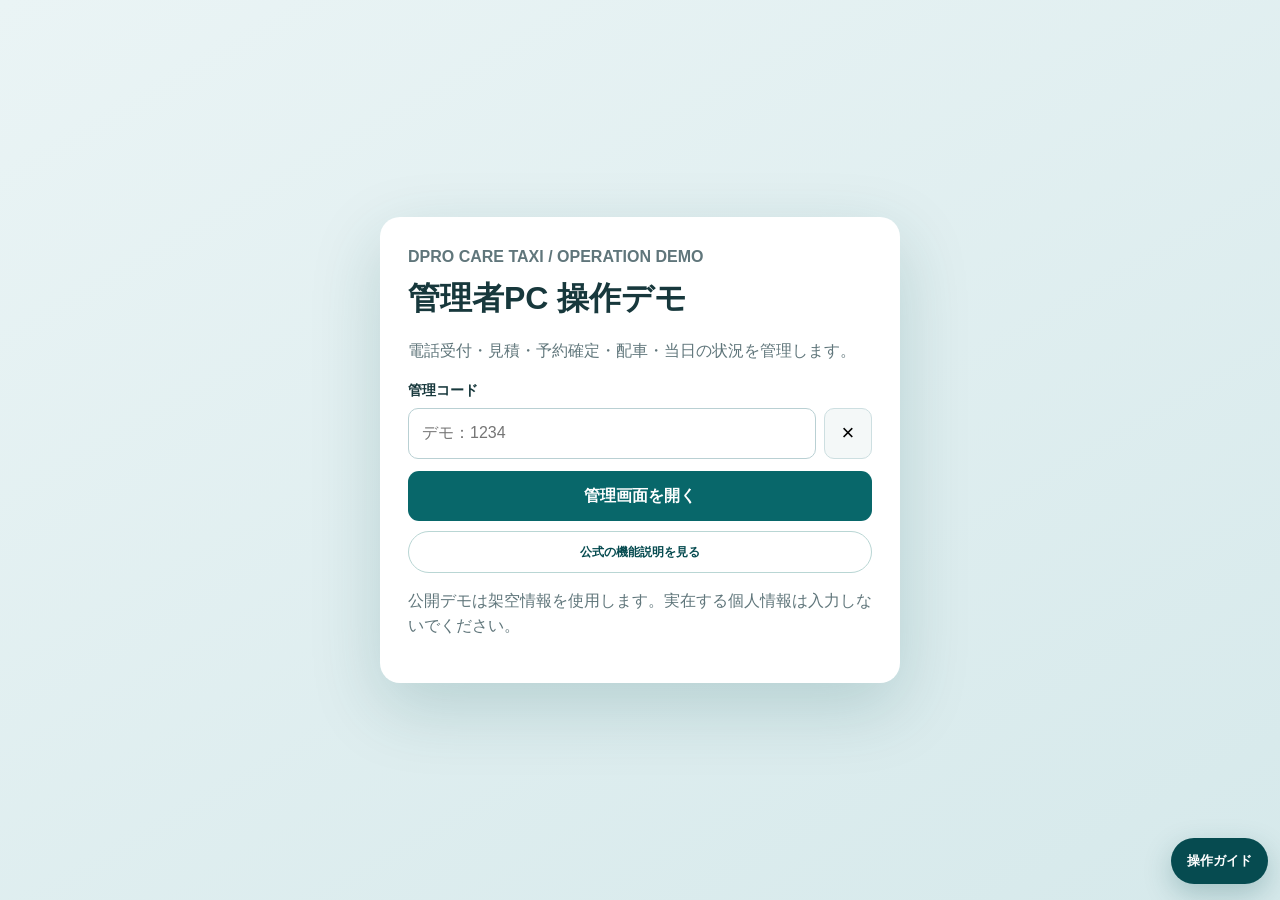
<file: owner.html>
<!doctype html>
<html lang="ja">
<head>
  <meta charset="utf-8">
  <meta name="viewport" content="width=device-width,initial-scale=1,viewport-fit=cover">
  <meta name="color-scheme" content="light">
<meta name="theme-color" content="#075d61">
  <title>DPRO介護タクシー｜公開操作デモ・管理者PC</title>
  <script src="config.js"></script>
  <style>
    :root{--main:#08676a;--deep:#064b50;--navy:#163a4a;--bg:#eef5f6;--card:#fff;--line:#cddfe1;--muted:#60767b;--ok:#157a4c;--warn:#b86c00;--danger:#bd3d36;--info:#246bb2;--shadow:0 10px 30px rgba(26,76,82,.10)}
    *{box-sizing:border-box}body{margin:0;font-family:-apple-system,BlinkMacSystemFont,"Segoe UI","Noto Sans JP",sans-serif;background:var(--bg);color:#17383c;font-size:16px;line-height:1.55}button,input,select,textarea{font:inherit}button{cursor:pointer}.hidden{display:none!important}
    .top{background:linear-gradient(120deg,var(--deep),var(--main));color:#fff;padding:18px 28px;position:sticky;top:0;z-index:30;box-shadow:0 2px 10px rgba(0,0,0,.12)}.top-inner{max-width:1500px;margin:auto;display:flex;gap:18px;align-items:center;justify-content:space-between}.brand small{font-weight:800;letter-spacing:.14em}.brand h1{margin:2px 0 0;font-size:28px;line-height:1.25}.top-actions{display:flex;gap:10px;align-items:center;flex-wrap:wrap}.pill{border:1px solid rgba(255,255,255,.45);border-radius:999px;padding:7px 12px;font-weight:700}.top button{background:#fff;color:var(--deep);border:0;border-radius:10px;padding:10px 15px;font-weight:800}
    .shell{max-width:1500px;margin:0 auto;padding:18px 22px 90px}.alert{padding:12px 15px;border-radius:12px;margin-bottom:14px;border:1px solid #f0cc8b;background:#fff4da;color:#714a00;font-weight:700}.dashboard{display:grid;grid-template-columns:repeat(8,minmax(135px,1fr));gap:10px}.metric{background:var(--card);border:1px solid var(--line);border-radius:14px;padding:13px 14px;box-shadow:var(--shadow)}.metric span{display:block;color:var(--muted);font-size:13px;font-weight:700}.metric strong{font-size:27px;color:var(--deep)}
    .toolbar{margin:16px 0;display:flex;gap:10px;align-items:center;flex-wrap:wrap}.toolbar button,.btn{border:1px solid var(--line);background:#fff;color:var(--deep);border-radius:10px;padding:11px 16px;font-weight:800}.toolbar button.active,.btn-primary{background:var(--main);border-color:var(--main);color:#fff}.btn-danger{color:var(--danger);border-color:#efbbb7;background:#fff7f6}.btn-warn{color:#815000;border-color:#e6bd74;background:#fff8e8}.btn-small{padding:7px 11px;font-size:14px}.toolbar .spacer{flex:1}.toolbar input[type=date]{padding:10px;border:1px solid var(--line);border-radius:9px;background:#fff}
    .panel{background:var(--card);border:1px solid var(--line);border-radius:16px;box-shadow:var(--shadow);overflow:hidden}.panel-head{padding:15px 17px;border-bottom:1px solid var(--line);display:flex;gap:12px;justify-content:space-between;align-items:center}.panel-head h2{margin:0;font-size:20px}.table-wrap{overflow:auto;max-height:62vh}table{border-collapse:collapse;width:100%;min-width:1100px}th,td{padding:11px 12px;border-bottom:1px solid #e6eeee;text-align:left;vertical-align:middle}th{background:#f6fafb;position:sticky;top:0;z-index:2;font-size:13px;color:#4d686c}tr:hover td{background:#f7fbfb}.status{display:inline-flex;border-radius:999px;padding:4px 9px;font-size:12px;font-weight:800;white-space:nowrap}.s-requested,.s-reviewing{background:#fff0cc;color:#845700}.s-estimate_sent,.s-customer_confirmation{background:#e6f1ff;color:#175c99}.s-confirmed,.s-assigned,.s-ready{background:#e5f1ff;color:#1d58a5}.s-departed,.s-arrived_pickup,.s-passenger_onboard,.s-arrived_destination,.s-return_waiting{background:#eee8ff;color:#5c3aaa}.s-completed{background:#def5e8;color:#136a40}.s-cancelled,.s-rejected{background:#fde6e4;color:#a3312c}.source{font-size:12px;color:var(--muted)}.route{max-width:260px}.route b{display:block}.route small{display:block;color:var(--muted);white-space:nowrap;overflow:hidden;text-overflow:ellipsis}.row-actions{display:flex;gap:6px;flex-wrap:wrap}
    .login-wrap{min-height:100vh;display:grid;place-items:center;padding:24px;background:linear-gradient(150deg,#eaf4f5,#d6e9eb)}.login-card{width:min(520px,100%);background:#fff;padding:28px;border-radius:20px;box-shadow:0 24px 70px rgba(5,75,80,.18)}.login-card h1{margin:4px 0}.field{display:grid;gap:6px;margin:12px 0}.field label{font-weight:800;font-size:14px}.field input,.field select,.field textarea{width:100%;padding:12px 13px;border:1px solid #b9d0d3;border-radius:10px;background:#fff}.field textarea{min-height:85px;resize:vertical}.code-wrap{display:flex;gap:8px}.code-wrap input{flex:1}.clear-btn{width:48px;border:1px solid var(--line);background:#f4f8f8;border-radius:10px;font-size:22px}.login-card .btn-primary{width:100%;padding:13px;border-radius:11px;font-weight:900;border:0}.error{background:#fff0ef;color:#a52c27;border:1px solid #efb5b1;padding:10px 12px;border-radius:10px;margin:10px 0}.muted{color:var(--muted)}
    .drawer{position:fixed;inset:0;z-index:80;display:none}.drawer.open{display:block}.backdrop{position:absolute;inset:0;background:rgba(7,38,42,.48)}.drawer-card{position:absolute;right:0;top:0;bottom:0;width:min(760px,96vw);background:#f5fafb;overflow:auto;box-shadow:-20px 0 60px rgba(0,0,0,.22)}.drawer-head{position:sticky;top:0;background:#fff;border-bottom:1px solid var(--line);padding:16px 18px;display:flex;justify-content:space-between;align-items:center;z-index:2}.drawer-head h2{margin:0}.close{border:0;background:#edf4f5;border-radius:10px;width:42px;height:42px;font-size:23px}.drawer-body{padding:16px}.detail-grid{display:grid;grid-template-columns:repeat(2,minmax(0,1fr));gap:10px}.box{background:#fff;border:1px solid var(--line);border-radius:13px;padding:14px}.box h3{margin:0 0 10px;font-size:17px}.kv{display:grid;grid-template-columns:135px 1fr;gap:5px 10px}.kv dt{color:var(--muted);font-weight:700}.kv dd{margin:0;font-weight:700;word-break:break-word}.action-grid{display:grid;grid-template-columns:repeat(2,minmax(0,1fr));gap:10px}.action-grid .wide{grid-column:1/-1}.checks{display:flex;gap:9px;flex-wrap:wrap}.check{display:flex;align-items:center;gap:6px;border:1px solid var(--line);border-radius:9px;padding:8px 10px;background:#fff}.section-title{font-size:18px;margin:18px 0 9px}.request-card{border:1px solid #edcf98;background:#fffaf0;border-radius:12px;padding:12px;margin:8px 0}.request-card b{display:block}.empty{padding:35px;text-align:center;color:var(--muted)}
    .modal{position:fixed;inset:0;background:rgba(7,38,42,.5);z-index:90;display:none;place-items:center;padding:18px}.modal.open{display:grid}.modal-card{background:#fff;width:min(880px,96vw);max-height:92vh;overflow:auto;border-radius:18px;box-shadow:0 25px 80px rgba(0,0,0,.3)}.modal-head{position:sticky;top:0;background:#fff;border-bottom:1px solid var(--line);padding:15px 18px;display:flex;justify-content:space-between;align-items:center;z-index:2}.modal-body{padding:17px}.form-grid{display:grid;grid-template-columns:repeat(2,minmax(0,1fr));gap:10px 14px}.form-grid .wide{grid-column:1/-1}.search-results{display:grid;gap:8px;max-height:250px;overflow:auto;margin:8px 0}.search-item{border:1px solid var(--line);background:#fff;border-radius:11px;padding:10px;text-align:left}.search-item:hover{border-color:var(--main)}
    .toast{position:fixed;right:18px;bottom:20px;z-index:120;background:#153f43;color:#fff;padding:12px 16px;border-radius:11px;box-shadow:var(--shadow);max-width:420px;display:none}.toast.show{display:block}.toast.bad{background:#a83731}
    @media(max-width:1150px){.dashboard{grid-template-columns:repeat(4,1fr)}}@media(max-width:760px){body{font-size:15px}.top{position:static;padding:14px}.top-inner{align-items:flex-start}.brand h1{font-size:22px}.shell{padding:12px 10px 86px}.dashboard{grid-template-columns:repeat(2,1fr)}.toolbar .spacer{display:none}.panel-head{align-items:flex-start}.detail-grid,.action-grid,.form-grid{grid-template-columns:1fr}.action-grid .wide,.form-grid .wide{grid-column:auto}.drawer-card{width:100vw}.kv{grid-template-columns:105px 1fr}.top-actions .pill{display:none}}
  
/* CARETAXI-11 最終UI・アクセシビリティ調整 */
:focus-visible{outline:3px solid #f5a623!important;outline-offset:2px!important}
button:disabled,input:disabled,select:disabled,textarea:disabled{cursor:not-allowed;opacity:.62}
.date-control{position:relative;display:flex;align-items:center;justify-content:center;min-height:46px;min-width:230px;border:1px solid var(--line,#c7dadd);border-radius:10px;background:#fff;color:var(--deep,#064c51);font-weight:900;padding:0 44px 0 14px;overflow:hidden}
.date-control::after{content:"📅";position:absolute;right:13px;top:50%;transform:translateY(-50%);font-size:16px;pointer-events:none}
.date-control .date-display{pointer-events:none;white-space:nowrap}
.date-control input[type="date"]{position:absolute;inset:0;width:100%;height:100%;opacity:0;cursor:pointer;border:0;padding:0}
@media(max-width:650px){.date-control{min-width:0;width:100%;font-size:14px;padding-left:10px;padding-right:38px}}
@media(prefers-reduced-motion:reduce){*,*::before,*::after{scroll-behavior:auto!important;animation-duration:.01ms!important;animation-iteration-count:1!important;transition-duration:.01ms!important}}


/* DPRO-SYSTEMS-5 CARETAXI OPERATION DEMO */
.operation-demo-banner{
  width:min(1080px,calc(100% - 28px));
  margin:16px auto 0;
  padding:16px 18px;
  display:flex;
  align-items:center;
  justify-content:space-between;
  gap:20px;
  border:1px solid #b9d9d6;
  border-radius:17px;
  background:linear-gradient(135deg,#f7fcfb,#e7f5f4);
  box-shadow:0 12px 30px rgba(15,92,98,.08);
}
.operation-demo-banner>div{display:flex;flex-direction:column}
.operation-demo-banner small{
  color:var(--primary,#0f5c62);
  font-size:10px;
  font-weight:1000;
  letter-spacing:.14em;
}
.operation-demo-banner strong{font-size:17px;line-height:1.4}
.operation-demo-banner span{margin-top:3px;color:var(--muted,#5a6b74);font-size:12px;font-weight:700}
.operation-demo-banner a,
.official-demo-link{
  flex:0 0 auto;
  min-height:42px;
  display:inline-flex;
  align-items:center;
  justify-content:center;
  padding:8px 14px;
  border-radius:999px;
  color:#fff!important;
  background:var(--primary,#0f5c62);
  text-decoration:none!important;
  font-size:12px;
  font-weight:900;
  box-shadow:0 9px 22px rgba(15,92,98,.18);
}
.operation-demo-banner.compact{
  width:min(1100px,calc(100% - 44px));
  margin-top:14px;
}
.login-card .official-demo-link{
  width:100%;
  margin-top:10px;
  background:#fff;
  color:var(--primary-dark,var(--deep,#084b50))!important;
  border:1px solid #b9d6d4;
  box-shadow:none;
}
.top .official-demo-link{
  min-height:42px;
  padding:7px 12px;
  border:1px solid rgba(255,255,255,.5);
  background:rgba(255,255,255,.11);
  box-shadow:none;
}
@media(max-width:720px){
  .operation-demo-banner{
    align-items:flex-start;
    flex-direction:column;
  }
  .operation-demo-banner a{width:100%}
  .operation-demo-banner.compact{width:min(100% - 24px,1100px)}
}
</style>
</head>
<body class="operation-demo-page">
<div id="loginView" class="login-wrap">
  <form id="loginForm" class="login-card">
    <div class="muted"><b>DPRO CARE TAXI / OPERATION DEMO</b></div><h1>管理者PC 操作デモ</h1><p class="muted">電話受付・見積・予約確定・配車・当日の状況を管理します。</p>
    <div id="loginError" class="error hidden" role="alert"></div>
    <div class="field"><label for="adminCode">管理コード</label><div class="code-wrap"><input id="adminCode" type="password" inputmode="numeric" autocomplete="current-password" placeholder="デモ：1234" required><button id="clearCode" class="clear-btn" type="button" aria-label="管理コードを消去">×</button></div></div>
    <button class="btn-primary" type="submit">管理画面を開く</button><a class="official-demo-link" href="https://dpro-shop.com/systems/caretaxi">公式の機能説明を見る</a><p class="muted">公開デモは架空情報を使用します。実在する個人情報は入力しないでください。</p>
  </form>
</div>
<div id="appView" class="hidden">
  <header class="top"><div class="top-inner"><div class="brand"><small>DPRO CARE TAXI</small><h1 id="orgName">介護タクシー 管理者PC</h1></div><div class="top-actions"><span id="envPill" class="pill">デモ環境</span><button id="phoneOpen">＋ 電話受付</button><a class="official-demo-link" href="https://dpro-shop.com/systems/caretaxi">公式説明</a><button id="ledgerOpen">顧客台帳</button><button id="billingOpen">￥ 料金管理</button><button id="reloadBtn">最新情報</button><button id="logoutBtn">ログアウト</button></div></div></header>
  <main class="shell"><div id="demoAlert" class="alert">公開操作デモです。表示される氏名・住所・予約はすべて架空情報です。</div>
    <section id="metrics" class="dashboard"></section>
    <div class="toolbar"><button class="active" data-filter="all">すべて</button><button data-filter="pending">未確認</button><button data-filter="today">本日</button><button data-filter="unassigned">未配車</button><button data-filter="return_waiting">帰り連絡待ち</button><button data-filter="member_request">会員申請あり</button><span class="spacer"></span><label class="date-control"><span id="dateDisplay" class="date-display">日付を選択</span><input id="targetDate" type="date" aria-label="表示日を選択"></label><button id="customerOpen">顧客検索</button></div>
    <section class="panel"><div class="panel-head"><div><h2>送迎予約・当日運行</h2><div id="listSummary" class="muted"></div></div></div><div class="table-wrap"><table><thead><tr><th>日時・受付</th><th>利用者</th><th>送迎区間</th><th>状態</th><th>配車</th><th>金額</th><th>操作</th></tr></thead><tbody id="tripRows"></tbody></table><div id="emptyList" class="empty hidden">該当する送迎はありません。</div></div></section>
  </main>
</div>

<div id="tripDrawer" class="drawer" role="dialog" aria-modal="true" aria-labelledby="drawerTitle" aria-hidden="true"><div class="backdrop" data-close="drawer"></div><div class="drawer-card"><div class="drawer-head"><h2 id="drawerTitle">送迎詳細</h2><button class="close" aria-label="閉じる" data-close="drawer">×</button></div><div id="drawerBody" class="drawer-body"></div></div></div>
<div id="phoneModal" class="modal" role="dialog" aria-modal="true" aria-labelledby="phoneModalTitle" aria-hidden="true"><div class="modal-card"><div class="modal-head"><h2 id="phoneModalTitle">電話受付</h2><button class="close" aria-label="閉じる" data-close="phone">×</button></div><form id="phoneForm" class="modal-body"><div class="field"><label>既存顧客を検索</label><div class="code-wrap"><input id="phoneSearch" placeholder="氏名・電話番号・顧客番号"><button id="phoneSearchBtn" type="button" class="btn">検索</button></div><div id="phoneSearchResults" class="search-results"></div></div><div class="form-grid">
  <input id="selectedCustomerId" type="hidden"><input id="selectedPassengerId" type="hidden">
  <div class="field"><label>予約者名 *</label><input id="pcCustomerName" required></div><div class="field"><label>電話番号 *</label><input id="pcCustomerPhone" inputmode="tel" required></div>
  <div class="field"><label>乗車者名 *</label><input id="pcPassengerName" required></div><div class="field"><label>移動方法</label><select id="pcMobility"><option value="walking">歩行</option><option value="cane">杖</option><option value="walker">歩行器</option><option value="wheelchair">車いす</option><option value="reclining_wheelchair">リクライニング車いす</option><option value="stretcher">ストレッチャー</option></select></div>
  <div class="field"><label>お迎え日時 *</label><input id="pcPickupAt" type="datetime-local" step="1800" required></div><div class="field"><label>片道・往復</label><select id="pcTripType"><option value="one_way">片道</option><option value="round_trip">往復</option></select></div>
  <div class="field"><label>お迎え先名</label><input id="pcPickupName" placeholder="例：自宅"></div><div class="field"><label>お迎え先住所 *</label><input id="pcPickupAddress" required></div>
  <div class="field"><label>目的地名</label><input id="pcDestinationName" placeholder="例：病院名"></div><div class="field"><label>目的地住所 *</label><input id="pcDestinationAddress" required></div>
  <div class="field"><label>利用目的</label><select id="pcPurpose"><option value="hospital_visit">通院</option><option value="hospital_discharge">退院</option><option value="hospital_transfer">転院</option><option value="shopping">買い物</option><option value="ceremony">冠婚葬祭</option><option value="leisure">外出</option><option value="facility_transfer">施設間移動</option><option value="other">その他</option></select></div><div class="field"><label>予定所要時間</label><select id="pcDuration"><option value="60">約1時間</option><option value="90">約1時間30分</option><option value="120">約2時間</option><option value="180">約3時間</option></select></div>
  <div class="field wide"><label>介助・連絡事項</label><textarea id="pcNotes"></textarea></div></div><div id="phoneError" class="error hidden" role="alert"></div><button class="btn btn-primary" type="submit">電話受付を登録</button></form></div></div>
<div id="customerModal" class="modal" role="dialog" aria-modal="true" aria-labelledby="customerModalTitle" aria-hidden="true"><div class="modal-card"><div class="modal-head"><h2 id="customerModalTitle">顧客・利用者検索</h2><button class="close" aria-label="閉じる" data-close="customer">×</button></div><div class="modal-body"><div class="code-wrap"><input id="customerQuery" placeholder="氏名・電話番号・顧客番号・利用者名"><button id="customerSearchBtn" class="btn btn-primary">検索</button></div><div id="customerResults" class="search-results"></div></div></div></div>
<div id="toast" class="toast" role="status" aria-live="polite" aria-atomic="true"></div>
<script>
(()=>{"use strict";
const C=window.CARETAXI_CONFIG||{};const API=(C.API_BASE_URL||"").replace(/\/$/,"");const ORG=C.ORGANIZATION_CODE||"dpro_caretaxi_demo";const SESSION_KEY=C.ADMIN_SESSION_KEY||"dpro_caretaxi_admin_session_v1";
const $=id=>document.getElementById(id);let session=null,data=null,filter="all",currentTrip=null;
const labels={requested:"受付",reviewing:"内容確認中",estimate_sent:"見積送付済み",customer_confirmation:"利用者確認待ち",confirmed:"予約確定",assigned:"配車済み",ready:"出発準備",departed:"出発",arrived_pickup:"お迎え先到着",passenger_onboard:"乗車",arrived_destination:"目的地到着",return_waiting:"帰り連絡待ち",completed:"完了",cancelled:"キャンセル",rejected:"対応不可"};
const purpose={hospital_visit:"通院",hospital_discharge:"退院",hospital_transfer:"転院",shopping:"買い物",ceremony:"冠婚葬祭",leisure:"外出",facility_transfer:"施設間移動",other:"その他"};
const mobility={walking:"歩行",cane:"杖",walker:"歩行器",wheelchair:"車いす",reclining_wheelchair:"リクライニング車いす",stretcher:"ストレッチャー",other:"その他"};
function esc(v){return String(v??"").replace(/[&<>"']/g,m=>({"&":"&amp;","<":"&lt;",">":"&gt;",'"':"&quot;","'":"&#39;"}[m]))}function tokyoDateValue(value=new Date()){return new Intl.DateTimeFormat("en-CA",{timeZone:"Asia/Tokyo",year:"numeric",month:"2-digit",day:"2-digit"}).format(value)}
function dateDisplayText(value){if(!/^\d{4}-\d{2}-\d{2}$/.test(String(value||"")))return"日付を選択";const [y,m,d]=value.split("-").map(Number);const weekday=new Intl.DateTimeFormat("ja-JP",{timeZone:"Asia/Tokyo",weekday:"short"}).format(new Date(`${value}T12:00:00+09:00`));return `${y}年${m}月${d}日（${weekday}）`}
function syncDateDisplay(){const e=$("dateDisplay");if(e)e.textContent=dateDisplayText($("targetDate").value)}
function setTargetDate(value,reload=false){$("targetDate").value=value;syncDateDisplay();if(reload)load()}
function shiftTargetDate(days){const value=$("targetDate").value||tokyoDateValue();const [y,m,d]=value.split("-").map(Number);const shifted=new Date(Date.UTC(y,m-1,d+days,3,0,0));setTargetDate(tokyoDateValue(shifted),true)}
function yen(v){return v==null?"確認中":Number(v).toLocaleString("ja-JP")+"円"}function dt(v){if(!v)return"未設定";return new Intl.DateTimeFormat("ja-JP",{month:"2-digit",day:"2-digit",weekday:"short",hour:"2-digit",minute:"2-digit"}).format(new Date(v))}function isoLocal(d){const z=new Date(d.getTime()-d.getTimezoneOffset()*60000);return z.toISOString().slice(0,16)}
function toast(msg,bad=false){const e=$("toast");e.textContent=msg;e.className="toast show"+(bad?" bad":"");clearTimeout(toast.t);toast.t=setTimeout(()=>e.className="toast",3600)}
async function api(path,{method="GET",body,auth=true,idem}={}){const h={"Content-Type":"application/json"};if(auth&&session?.token)h.Authorization=`Bearer ${session.token}`;if(idem)h["Idempotency-Key"]=idem;const r=await fetch(API+path,{method,headers:h,body:body?JSON.stringify(body):undefined});let j={};try{j=await r.json()}catch{}if(r.status===401&&auth){clearSession();openLogin();throw new Error("セッションの有効期限が切れました。再度ログインしてください。")}if(!r.ok||j.ok===false)throw new Error(j.message||j.error?.message||`通信エラー (${r.status})`);return j}
function saveSession(s){session=s;sessionStorage.setItem(SESSION_KEY,JSON.stringify(s))}function clearSession(){session=null;sessionStorage.removeItem(SESSION_KEY)}
$("clearCode").onclick=()=>{$("adminCode").value="";$("adminCode").focus()};$("loginForm").onsubmit=async e=>{e.preventDefault();$("loginError").classList.add("hidden");try{const j=await api("/v1/auth/admin",{method:"POST",auth:false,body:{code:$("adminCode").value,organization_code:ORG}});saveSession(j);openApp();await load()}catch(err){$("loginError").textContent=err.message;$("loginError").classList.remove("hidden")}};
function openApp(){$("loginView").classList.add("hidden");$("appView").classList.remove("hidden")}function openLogin(){$("appView").classList.add("hidden");$("loginView").classList.remove("hidden")}
async function load(){try{data=await api("/v1/admin/dashboard",{method:"POST",body:{target_date:$("targetDate").value||undefined}});$("orgName").textContent=data.organization.name+"｜管理者PC";$("envPill").textContent=data.organization.is_demo?"デモ環境":"本番環境";renderMetrics();renderTrips()}catch(e){if(/セッション/.test(e.message)){clearSession();openLogin()}toast(e.message,true)}}
function renderMetrics(){const c=data.counts||{};const items=[["本日の送迎",c.today_trips],["未確認",c.pending_trips],["未配車",c.unassigned_trips],["帰り待ち",c.return_waiting],["運行中",c.operating],["本日完了",c.completed_today],["会員申請",c.pending_member_requests],["未払い",c.unpaid]];$("metrics").innerHTML=items.map(([n,v])=>`<div class="metric"><span>${esc(n)}</span><strong>${Number(v||0)}</strong></div>`).join("")}
function filtered(){return(data?.trips||[]).filter(t=>{if(filter==="pending")return["requested","reviewing","estimate_sent","customer_confirmation"].includes(t.status);if(filter==="today"){const d=new Date(t.requested_pickup_at);return tokyoDateValue(d)===($("targetDate").value||tokyoDateValue())}if(filter==="unassigned")return["confirmed","assigned"].includes(t.status)&&!t.vehicle_id;if(filter==="return_waiting")return t.status==="return_waiting";if(filter==="member_request")return t.has_pending_request;return true})}
function renderTrips(){const list=filtered();$("listSummary").textContent=`${list.length}件を表示（全${data?.trips?.length||0}件）`;$("emptyList").classList.toggle("hidden",list.length>0);$("tripRows").innerHTML=list.map(t=>`<tr><td><b>${esc(dt(t.requested_pickup_at))}</b><div class="source">${esc(t.trip_no)}｜${esc(t.booking_source||"")}</div></td><td><b>${esc(t.passenger_name)}</b><div class="source">予約者：${esc(t.customer_name||"未登録")} ${esc(t.customer_phone||"")}</div></td><td class="route"><b>${esc(t.pickup_place_name||"お迎え先")} → ${esc(t.destination_place_name||"目的地")}</b><small>${esc(t.pickup_address)} → ${esc(t.destination_address)}</small></td><td><span class="status s-${esc(t.status)}">${esc(labels[t.status]||t.status)}</span>${t.has_pending_request?'<div class="source">申請あり</div>':''}</td><td>${t.vehicle_name?`<b>${esc(t.vehicle_name)}</b><div class="source">${esc(t.driver_name||"運転者未設定")}</div>`:'<span class="status s-requested">未配車</span>'}</td><td>${esc(yen(t.final_total_yen??t.estimated_total_yen))}</td><td><div class="row-actions"><button class="btn btn-small" data-detail="${t.id}">詳細</button>${t.status==="requested"?`<button class="btn btn-small btn-warn" data-quick="review" data-id="${t.id}">確認開始</button>`:""}</div></td></tr>`).join("");document.querySelectorAll("[data-detail]").forEach(b=>b.onclick=()=>openTrip(b.dataset.detail));document.querySelectorAll('[data-quick="review"]').forEach(b=>b.onclick=()=>action(b.dataset.id,"start_review",{}))}
async function action(tripId,act,payload){try{await api("/v1/admin/trip-action",{method:"POST",body:{trip_id:tripId,action:act,payload}});toast("更新しました");await load();if(currentTrip?.trip?.id===tripId)await openTrip(tripId)}catch(e){toast(e.message,true)}}
async function openTrip(id){try{currentTrip=await api("/v1/admin/trip-detail",{method:"POST",body:{trip_id:id}});renderDrawer();$("tripDrawer").classList.add("open");$("tripDrawer").setAttribute("aria-hidden","false")}catch(e){toast(e.message,true)}}
function renderDrawer(){const x=currentTrip,t=x.trip,p=x.passenger,c=x.customer||{},leg=(x.legs||[])[0]||{},r=data.resources||{};const assistants=(r.staff||[]).filter(s=>["caregiver","driver_caregiver","admin"].includes(s.role_type));const drivers=(r.staff||[]).filter(s=>["driver","driver_caregiver","admin"].includes(s.role_type));$("drawerTitle").textContent=`${t.trip_no}｜${p.full_name}`;$("drawerBody").innerHTML=`
<div class="detail-grid"><div class="box"><h3>予約・利用者</h3><dl class="kv"><dt>状態</dt><dd><span class="status s-${esc(t.status)}">${esc(labels[t.status]||t.status)}</span></dd><dt>お迎え</dt><dd>${esc(dt(t.requested_pickup_at))}</dd><dt>利用目的</dt><dd>${esc(purpose[t.service_purpose]||t.service_purpose)}</dd><dt>移動方法</dt><dd>${esc(mobility[t.mobility_type]||t.mobility_type||p.mobility_type)}</dd><dt>予約者</dt><dd>${esc(c.full_name||"-")} ${esc(c.phone||"")}</dd><dt>乗車者</dt><dd>${esc(p.full_name)} ${esc(p.phone||"")}</dd></dl></div><div class="box"><h3>送迎区間</h3><dl class="kv"><dt>お迎え先</dt><dd>${esc(leg.pickup_place_name||"")}<br>${esc(leg.pickup_address||"")}</dd><dt>目的地</dt><dd>${esc(leg.destination_place_name||"")}<br>${esc(leg.destination_address||"")}</dd><dt>介助</dt><dd>${esc(t.assistance_summary||"-")}</dd><dt>利用者連絡</dt><dd>${esc(t.customer_notes||"-")}</dd><dt>内部メモ</dt><dd>${esc(t.internal_notes||"-")}</dd></dl></div></div>
<h3 class="section-title">受付・見積・予約確定</h3><div class="box action-grid"><button id="reviewAction" class="btn btn-warn">内容確認中にする</button><button id="confirmAction" class="btn btn-primary">予約を確定</button><div class="field"><label>見積金額</label><input id="estimateYen" type="number" min="0" value="${t.estimated_total_yen??""}" placeholder="例：6500"></div><div class="field"><label>お客様への見積メッセージ</label><input id="estimateMessage" value="${esc((x.estimates||[])[0]?.customer_message||"")}" placeholder="概算見積です"></div><button id="estimateAction" class="btn btn-primary wide">見積を保存・送付済みにする</button><div class="field wide"><label>内部メモ</label><textarea id="internalNotes">${esc(t.internal_notes||"")}</textarea></div><button id="notesAction" class="btn wide">内部メモを保存</button><div class="field wide"><label>キャンセル理由</label><input id="cancelReason" placeholder="理由を入力"></div><button id="cancelAction" class="btn btn-danger wide">予約をキャンセル</button></div>
<h3 class="section-title">配車</h3><div class="box form-grid"><div class="field"><label>車両</label><select id="assignVehicle"><option value="">選択</option>${(r.vehicles||[]).map(v=>`<option value="${v.id}" ${leg.vehicle_id===v.id?"selected":""}>${esc(v.name)}（${esc(v.vehicle_type)}）</option>`).join("")}</select></div><div class="field"><label>運転者</label><select id="assignDriver"><option value="">選択</option>${drivers.map(s=>`<option value="${s.id}" ${leg.staff?.some(a=>a.id===s.id&&a.role==="driver")?"selected":""}>${esc(s.name)}</option>`).join("")}</select></div><div class="field"><label>占有開始</label><input id="reservedFrom" type="datetime-local" value="${leg.reserved_from?isoLocal(new Date(leg.reserved_from)):leg.scheduled_pickup_at?isoLocal(new Date(new Date(leg.scheduled_pickup_at).getTime()-20*60000)):""}"></div><div class="field"><label>占有終了</label><input id="reservedUntil" type="datetime-local" value="${leg.reserved_until?isoLocal(new Date(leg.reserved_until)):leg.scheduled_pickup_at?isoLocal(new Date(new Date(leg.scheduled_pickup_at).getTime()+100*60000)):""}"></div><div class="field wide"><label>介助スタッフ</label><div class="checks">${assistants.map(s=>`<label class="check"><input type="checkbox" name="assistants" value="${s.id}" ${leg.staff?.some(a=>a.id===s.id&&a.role==="assistant")?"checked":""}>${esc(s.name)}</label>`).join("")||"登録なし"}</div></div><div class="field wide"><label>福祉機器</label><div class="checks">${(r.equipment||[]).map(e=>`<label class="check"><input type="checkbox" name="equipment" value="${e.id}" ${leg.equipment?.some(a=>a.id===e.id)?"checked":""}>${esc(e.name)}</label>`).join("")||"登録なし"}</div></div><button id="assignAction" class="btn btn-primary wide" ${!leg.id?"disabled":""}>重複確認して配車を登録</button></div>
${(x.member_requests||[]).length?`<h3 class="section-title">会員・家族からの申請</h3>${x.member_requests.map(q=>`<div class="request-card"><b>${esc(q.request_type)}｜${esc(q.status)}</b><div>${esc(q.request_message||"内容なし")}</div>${["pending","reviewing"].includes(q.status)?`<div class="row-actions"><button class="btn btn-small" data-request="${q.id}" data-resolution="completed">対応完了</button><button class="btn btn-small btn-danger" data-request="${q.id}" data-resolution="rejected">却下</button></div>`:""}</div>`).join("")}`:""}`;
$("reviewAction").onclick=()=>action(t.id,"start_review",{});$("confirmAction").onclick=()=>action(t.id,"confirm",{});$("estimateAction").onclick=()=>action(t.id,"save_estimate",{total_yen:Number($("estimateYen").value),customer_message:$("estimateMessage").value});$("notesAction").onclick=()=>action(t.id,"save_notes",{internal_notes:$("internalNotes").value});$("cancelAction").onclick=()=>{if(confirm("この予約をキャンセルしますか？"))action(t.id,"cancel",{reason:$("cancelReason").value})};$("assignAction").onclick=()=>assign(leg.id);document.querySelectorAll("[data-request]").forEach(b=>b.onclick=()=>action(t.id,"handle_member_request",{request_id:b.dataset.request,status:b.dataset.resolution}))}
async function assign(legId){try{const assistants=[...document.querySelectorAll('input[name="assistants"]:checked')].map(x=>x.value);const equipment=[...document.querySelectorAll('input[name="equipment"]:checked')].map(x=>x.value);await api("/v1/admin/assign",{method:"POST",body:{trip_leg_id:legId,vehicle_id:$("assignVehicle").value,driver_staff_id:$("assignDriver").value,assistant_staff_ids:assistants,equipment_ids:equipment,reserved_from:new Date($("reservedFrom").value).toISOString(),reserved_until:new Date($("reservedUntil").value).toISOString()}});toast("配車を登録しました");await load();await openTrip(currentTrip.trip.id)}catch(e){toast(e.message,true)}}
function close(kind){const id=kind==="drawer"?"tripDrawer":kind==="phone"?"phoneModal":"customerModal";$(id).classList.remove("open");$(id).setAttribute("aria-hidden","true")}document.querySelectorAll("[data-close]").forEach(e=>e.onclick=()=>close(e.dataset.close));document.addEventListener("keydown",e=>{if(e.key!=="Escape")return;["tripDrawer","phoneModal","customerModal"].forEach(id=>{$(id).classList.remove("open");$(id).setAttribute("aria-hidden","true")})});
$("ledgerOpen").onclick=()=>location.href="./ledger.html";$("billingOpen").onclick=()=>location.href="./billing.html";$("phoneOpen").onclick=()=>{$("phoneForm").reset();$("selectedCustomerId").value="";$("selectedPassengerId").value="";$("phoneSearchResults").innerHTML="";const d=new Date(Date.now()+24*3600e3);d.setMinutes(Math.ceil(d.getMinutes()/30)*30,0,0);$("pcPickupAt").value=isoLocal(d);$("phoneModal").classList.add("open");$("phoneModal").setAttribute("aria-hidden","false")};$("customerOpen").onclick=()=>{$("customerModal").classList.add("open");$("customerModal").setAttribute("aria-hidden","false")};
async function search(q,target,selectable){try{const j=await api("/v1/admin/customer-search",{method:"POST",body:{query:q}});target.innerHTML=(j.items||[]).map((c,i)=>`<button type="button" class="search-item" data-customer="${i}"><b>${esc(c.full_name)}｜${esc(c.phone||"")}</b><div>${esc(c.customer_no)} ${esc(c.affiliated_organization||"")}</div><div class="muted">利用者：${esc((c.passengers||[]).map(p=>p.full_name).join("、")||"未登録")}</div></button>`).join("")||'<div class="empty">該当なし</div>';target.querySelectorAll("[data-customer]").forEach(b=>b.onclick=()=>{const c=j.items[Number(b.dataset.customer)];if(selectable)selectCustomer(c);else showCustomer(c)})}catch(e){toast(e.message,true)}}
function selectCustomer(c){$("selectedCustomerId").value=c.customer_id;$("pcCustomerName").value=c.full_name||"";$("pcCustomerPhone").value=c.phone||"";const p=(c.passengers||[])[0];if(p){$("selectedPassengerId").value=p.id;$("pcPassengerName").value=p.full_name||"";$("pcMobility").value=p.mobility_type||"walking";$("pcPickupName").value=p.default_pickup_place||"";$("pcPickupAddress").value=p.address||""}$("phoneSearchResults").innerHTML='<div class="alert">既存顧客を選択しました。</div>'}function showCustomer(c){$("customerResults").innerHTML=`<div class="box"><h3>${esc(c.full_name)}</h3><dl class="kv"><dt>顧客番号</dt><dd>${esc(c.customer_no)}</dd><dt>電話</dt><dd>${esc(c.phone||"-")}</dd><dt>最終利用</dt><dd>${esc(dt(c.last_used_at))}</dd><dt>利用者</dt><dd>${esc((c.passengers||[]).map(p=>p.full_name).join("、")||"-")}</dd><dt>内部メモ</dt><dd>${esc(c.internal_notes||"-")}</dd></dl></div>`}
$("phoneSearchBtn").onclick=()=>search($("phoneSearch").value,$("phoneSearchResults"),true);$("customerSearchBtn").onclick=()=>search($("customerQuery").value,$("customerResults"),false);
$("phoneForm").onsubmit=async e=>{e.preventDefault();$("phoneError").classList.add("hidden");try{const payload={customer:{id:$("selectedCustomerId").value||null,full_name:$("pcCustomerName").value,phone:$("pcCustomerPhone").value,customer_type:"family",relationship:"家族"},passenger:{id:$("selectedPassengerId").value||null,full_name:$("pcPassengerName").value,mobility_type:$("pcMobility").value},trip:{requested_pickup_at:new Date($("pcPickupAt").value).toISOString(),trip_type:$("pcTripType").value,return_mode:$("pcTripType").value==="round_trip"?"contact_when_ready":"none",pickup_place_name:$("pcPickupName").value,pickup_address:$("pcPickupAddress").value,destination_place_name:$("pcDestinationName").value,destination_address:$("pcDestinationAddress").value,service_purpose:$("pcPurpose").value,expected_duration_minutes:Number($("pcDuration").value),customer_notes:$("pcNotes").value}};const idem="phone_"+crypto.randomUUID().replaceAll("-","");const j=await api("/v1/admin/phone-trip",{method:"POST",body:{payload,idempotency_key:idem},idem});toast(`電話受付 ${j.trip_no} を登録しました`);close("phone");await load()}catch(err){$("phoneError").textContent=err.message;$("phoneError").classList.remove("hidden")}};
document.querySelectorAll(".toolbar [data-filter]").forEach(b=>b.onclick=()=>{document.querySelectorAll(".toolbar [data-filter]").forEach(x=>x.classList.remove("active"));b.classList.add("active");filter=b.dataset.filter;renderTrips()});$("reloadBtn").onclick=load;$("targetDate").onchange=()=>{syncDateDisplay();load()};$("logoutBtn").onclick=()=>{clearSession();openLogin()};
const today=tokyoDateValue();setTargetDate(today);try{const s=JSON.parse(sessionStorage.getItem(SESSION_KEY)||"null");if(s?.token){session=s;openApp();load()}else openLogin()}catch{openLogin()}
})();
</script></body></html>
</file>
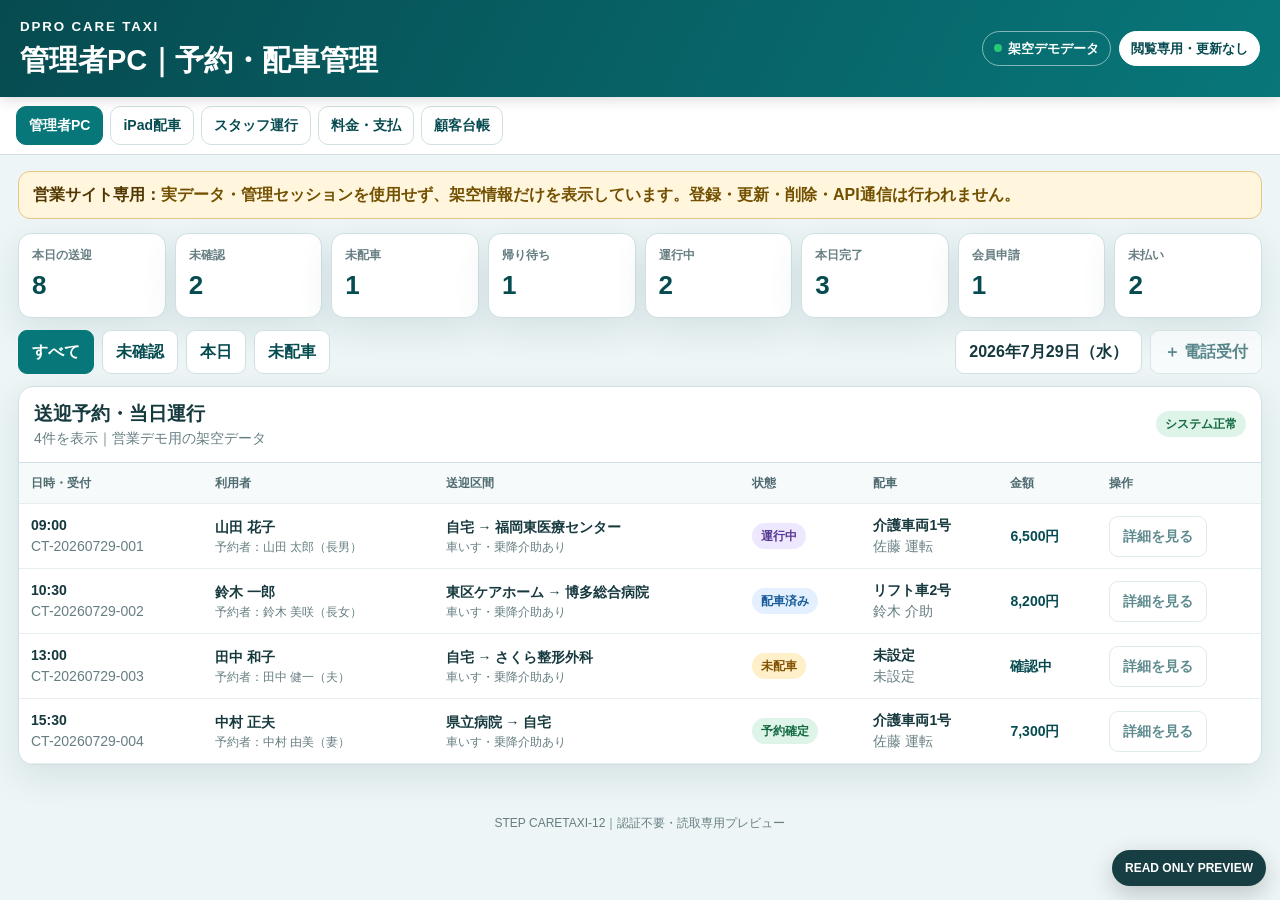
<file: preview.html>
<!doctype html>
<html lang="ja">
<head>
  <meta charset="utf-8">
  <meta name="viewport" content="width=device-width,initial-scale=1,viewport-fit=cover">
  <meta name="color-scheme" content="light">
  <meta name="theme-color" content="#075d61">
  <meta name="robots" content="noindex,nofollow">
  <title>DPRO介護タクシー｜営業サイト用プレビュー</title>
  <style>
    :root{--main:#08777a;--deep:#064b50;--ink:#16393e;--muted:#667e82;--bg:#edf5f6;--card:#fff;--line:#cfe0e2;--soft:#f6fafb;--ok:#17794e;--warn:#a76600;--info:#2465a8;--danger:#ad3833;--purple:#5e43a3;--shadow:0 12px 34px rgba(20,75,82,.11)}
    *{box-sizing:border-box}html,body{margin:0;min-height:100%;font-family:-apple-system,BlinkMacSystemFont,"Segoe UI","Noto Sans JP",sans-serif;background:var(--bg);color:var(--ink);font-size:16px;line-height:1.5}button,input{font:inherit}button{cursor:default}.hidden{display:none!important}
    body.embed .screen-tabs,body.embed .preview-foot{display:none}body.embed .top{position:static}body.embed .shell{padding-bottom:18px}
    .top{position:sticky;top:0;z-index:20;background:linear-gradient(118deg,var(--deep),var(--main));color:#fff;padding:14px 20px;box-shadow:0 3px 12px rgba(0,0,0,.14)}.top-in{max-width:1480px;margin:auto;display:flex;gap:16px;align-items:center;justify-content:space-between}.brand small{font-weight:900;letter-spacing:.14em}.brand h1{margin:1px 0 0;font-size:clamp(20px,3vw,29px)}.badges{display:flex;gap:8px;flex-wrap:wrap;justify-content:flex-end}.badge{display:inline-flex;align-items:center;gap:6px;border-radius:999px;padding:7px 11px;font-size:13px;font-weight:900;border:1px solid rgba(255,255,255,.5)}.badge.readonly{background:#fff;color:var(--deep);border-color:#fff}.badge i{width:8px;height:8px;border-radius:50%;background:#29c873;display:inline-block}
    .screen-tabs{background:#fff;border-bottom:1px solid var(--line);padding:9px 16px;overflow:auto;white-space:nowrap}.screen-tabs-in{max-width:1480px;margin:auto;display:flex;gap:7px}.screen-tabs a{color:var(--deep);text-decoration:none;border:1px solid var(--line);border-radius:10px;padding:8px 12px;font-weight:800;font-size:14px;background:#fff}.screen-tabs a.active{background:var(--main);border-color:var(--main);color:#fff}
    .shell{max-width:1480px;margin:auto;padding:16px 18px 44px}.notice{border:1px solid #e4c781;background:#fff6dd;color:#735000;border-radius:12px;padding:11px 14px;font-weight:800;margin-bottom:14px}.notice strong{color:#513600}.section-title{margin:0 0 10px;font-size:20px}.sub{color:var(--muted);font-size:14px}.toolbar{display:flex;align-items:center;gap:8px;flex-wrap:wrap;margin:12px 0}.tool{border:1px solid var(--line);background:#fff;color:var(--deep);padding:9px 13px;border-radius:9px;font-weight:800}.tool.active{background:var(--main);color:#fff;border-color:var(--main)}.tool[disabled]{opacity:.64}.spacer{flex:1}.date-chip{border:1px solid var(--line);background:#fff;border-radius:9px;padding:9px 13px;font-weight:900}
    .metrics{display:grid;grid-template-columns:repeat(8,minmax(105px,1fr));gap:9px}.metric{background:#fff;border:1px solid var(--line);border-radius:13px;padding:12px 13px;box-shadow:var(--shadow)}.metric span{display:block;color:var(--muted);font-size:12px;font-weight:800}.metric strong{display:block;color:var(--deep);font-size:26px;margin-top:2px}.metric em{font-style:normal;color:var(--muted);font-size:12px}
    .panel{background:#fff;border:1px solid var(--line);border-radius:15px;box-shadow:var(--shadow);overflow:hidden}.panel-head{padding:13px 15px;border-bottom:1px solid var(--line);display:flex;align-items:center;justify-content:space-between;gap:12px}.panel-head h2{margin:0;font-size:19px}.table-wrap{overflow:auto}table{border-collapse:collapse;width:100%;min-width:980px}th,td{padding:11px 12px;border-bottom:1px solid #e7eeee;text-align:left;vertical-align:middle}th{background:#f6fafb;color:#4f6b70;font-size:12px}td{font-size:14px}.route b,.person b{display:block}.route small,.person small{display:block;color:var(--muted)}.status{display:inline-flex;border-radius:999px;padding:4px 9px;font-size:12px;font-weight:900;white-space:nowrap}.s-warn{background:#fff0ca;color:#805200}.s-info{background:#e4f0ff;color:#185a98}.s-purple{background:#eee8ff;color:#583994}.s-ok{background:#dff4e8;color:#126a41}.s-danger{background:#fde6e4;color:#a42f2a}.money{font-weight:900;color:var(--deep)}
    .board{display:grid;grid-template-columns:repeat(5,minmax(210px,1fr));gap:10px;overflow:auto;padding-bottom:4px}.lane{background:#e8f1f2;border:1px solid var(--line);border-radius:14px;padding:10px;min-height:460px}.lane-head{display:flex;justify-content:space-between;align-items:center;margin-bottom:9px;font-weight:900}.lane-head span:last-child{background:#fff;border:1px solid var(--line);border-radius:999px;padding:2px 8px;font-size:12px}.trip-card{background:#fff;border:1px solid var(--line);border-radius:12px;padding:11px;margin-bottom:9px;box-shadow:0 5px 15px rgba(25,70,75,.07)}.trip-card time{font-weight:900;color:var(--main)}.trip-card h3{margin:5px 0 3px;font-size:16px}.trip-card p{margin:3px 0;font-size:13px}.trip-card .assign{margin-top:8px;border-top:1px dashed var(--line);padding-top:7px;color:var(--muted);font-size:12px}
    .staff-head{display:grid;grid-template-columns:1.3fr .7fr;gap:10px;margin-bottom:12px}.driver-card,.progress-card{background:#fff;border:1px solid var(--line);border-radius:15px;padding:15px;box-shadow:var(--shadow)}.driver-card h2{margin:2px 0}.progress-bar{height:10px;background:#dfeaec;border-radius:999px;overflow:hidden;margin:9px 0}.progress-bar span{display:block;height:100%;background:var(--main);width:57%}.staff-list{display:grid;gap:11px}.staff-trip{background:#fff;border:1px solid var(--line);border-radius:15px;padding:15px;box-shadow:var(--shadow);display:grid;grid-template-columns:110px 1fr auto;gap:14px;align-items:center}.staff-time{text-align:center;border-right:1px solid var(--line)}.staff-time strong{display:block;font-size:25px;color:var(--main)}.staff-trip h3{margin:0 0 5px}.staff-trip p{margin:2px 0}.action-set{display:flex;gap:7px;flex-wrap:wrap;justify-content:flex-end}.action{border:1px solid var(--line);background:#fff;color:var(--deep);border-radius:9px;padding:8px 10px;font-weight:800}.action.primary{background:var(--main);color:#fff;border-color:var(--main)}.action[disabled]{opacity:.7}
    .billing-grid{display:grid;grid-template-columns:2fr 1fr;gap:12px}.summary-box{background:#fff;border:1px solid var(--line);border-radius:15px;padding:15px;box-shadow:var(--shadow)}.summary-box h2{margin:0 0 10px}.payment-list{display:grid;gap:8px}.payment-row{display:flex;justify-content:space-between;gap:10px;border-bottom:1px solid #e8eeee;padding:8px 0}.payment-row:last-child{border:0}.payment-row strong{color:var(--deep)}
    .ledger-layout{display:grid;grid-template-columns:minmax(320px,.9fr) minmax(450px,1.6fr);gap:12px}.search-box{background:#fff;border:1px solid var(--line);border-radius:15px;padding:12px;box-shadow:var(--shadow)}.search-row{display:flex;gap:8px}.search-row input{flex:1;min-width:0;border:1px solid var(--line);border-radius:9px;padding:10px 12px;background:#f9fbfb}.customer-list{display:grid;gap:8px;margin-top:10px}.customer{border:1px solid var(--line);border-radius:11px;padding:10px;background:#fff}.customer.active{border-color:var(--main);box-shadow:0 0 0 2px rgba(8,119,122,.12)}.customer b{display:block}.customer small{color:var(--muted)}.detail{background:#fff;border:1px solid var(--line);border-radius:15px;padding:15px;box-shadow:var(--shadow)}.detail h2{margin:0}.detail-grid{display:grid;grid-template-columns:repeat(2,minmax(0,1fr));gap:9px;margin-top:12px}.info-box{border:1px solid var(--line);border-radius:11px;padding:11px;background:#fafcfc}.info-box h3{margin:0 0 7px;font-size:15px}.kv{display:grid;grid-template-columns:105px 1fr;gap:4px 8px;font-size:13px}.kv dt{color:var(--muted);font-weight:800}.kv dd{margin:0;font-weight:700}.history{margin-top:12px}.history-item{display:grid;grid-template-columns:115px 1fr auto;gap:8px;padding:9px 0;border-bottom:1px solid #e8eeee;font-size:13px}.history-item:last-child{border:0}
    .preview-foot{text-align:center;color:var(--muted);font-size:12px;padding:5px 15px 20px}.readonly-ribbon{position:fixed;right:14px;bottom:14px;z-index:30;background:#173e42;color:#fff;border-radius:999px;padding:9px 13px;font-size:12px;font-weight:900;box-shadow:0 8px 24px rgba(0,0,0,.2)}
    @media(max-width:1150px){.metrics{grid-template-columns:repeat(4,1fr)}.billing-grid{grid-template-columns:1fr}.board{grid-template-columns:repeat(5,235px)}}
    @media(max-width:760px){body{font-size:15px}.top{padding:12px}.top-in{align-items:flex-start}.badges .badge:not(.readonly){display:none}.shell{padding:11px 9px 35px}.metrics{grid-template-columns:repeat(2,1fr)}.staff-head,.ledger-layout,.detail-grid{grid-template-columns:1fr}.staff-trip{grid-template-columns:78px 1fr}.action-set{grid-column:1/-1;justify-content:flex-start}.staff-time strong{font-size:20px}.screen-tabs{padding-left:9px}.notice{font-size:13px}.readonly-ribbon{right:8px;bottom:8px}.history-item{grid-template-columns:95px 1fr}.history-item span:last-child{display:none}}
    @media(prefers-reduced-motion:reduce){*{scroll-behavior:auto!important;transition:none!important}}
  </style>
</head>
<body>
  <header class="top">
    <div class="top-in">
      <div class="brand"><small>DPRO CARE TAXI</small><h1 id="screenTitle">営業サイト用プレビュー</h1></div>
      <div class="badges"><span class="badge"><i></i>架空デモデータ</span><span class="badge readonly">閲覧専用・更新なし</span></div>
    </div>
  </header>
  <nav class="screen-tabs" aria-label="プレビュー画面切替"><div class="screen-tabs-in" id="screenTabs"></div></nav>
  <main class="shell">
    <div class="notice"><strong>営業サイト専用：</strong>実データ・管理セッションを使用せず、架空情報だけを表示しています。登録・更新・削除・API通信は行われません。</div>
    <div id="screenRoot"></div>
  </main>
  <div class="preview-foot">STEP CARETAXI-12｜認証不要・読取専用プレビュー</div>
  <div class="readonly-ribbon">READ ONLY PREVIEW</div>
<script>
(() => {
  "use strict";
  const params = new URLSearchParams(location.search);
  const screen = ["owner","dispatch","staff","billing","ledger"].includes(params.get("screen")) ? params.get("screen") : "owner";
  if (params.get("embed_demo") === "1") document.body.classList.add("embed");

  const labels = {owner:"管理者PC｜予約・配車管理",dispatch:"iPad配車｜進行ボード",staff:"スタッフ｜当日運行",billing:"料金・支払管理",ledger:"顧客・乗車者台帳"};
  const tabs = [{id:"owner",label:"管理者PC"},{id:"dispatch",label:"iPad配車"},{id:"staff",label:"スタッフ運行"},{id:"billing",label:"料金・支払"},{id:"ledger",label:"顧客台帳"}];
  document.getElementById("screenTitle").textContent = labels[screen];
  document.title = `DPRO介護タクシー｜${labels[screen]}`;
  document.getElementById("screenTabs").innerHTML = tabs.map(t => `<a class="${t.id===screen?"active":""}" href="./preview.html?screen=${t.id}">${t.label}</a>`).join("");

  const trips = [
    {time:"09:00",no:"CT-20260729-001",name:"山田 花子",customer:"山田 太郎（長男）",route:"自宅 → 福岡東医療センター",status:"運行中",statusClass:"s-purple",vehicle:"介護車両1号",driver:"佐藤 運転",amount:"6,500円"},
    {time:"10:30",no:"CT-20260729-002",name:"鈴木 一郎",customer:"鈴木 美咲（長女）",route:"東区ケアホーム → 博多総合病院",status:"配車済み",statusClass:"s-info",vehicle:"リフト車2号",driver:"鈴木 介助",amount:"8,200円"},
    {time:"13:00",no:"CT-20260729-003",name:"田中 和子",customer:"田中 健一（夫）",route:"自宅 → さくら整形外科",status:"未配車",statusClass:"s-warn",vehicle:"未設定",driver:"未設定",amount:"確認中"},
    {time:"15:30",no:"CT-20260729-004",name:"中村 正夫",customer:"中村 由美（妻）",route:"県立病院 → 自宅",status:"予約確定",statusClass:"s-ok",vehicle:"介護車両1号",driver:"佐藤 運転",amount:"7,300円"}
  ];

  function metrics(items){return `<section class="metrics">${items.map(([a,b,c=""])=>`<article class="metric"><span>${a}</span><strong>${b}</strong>${c?`<em>${c}</em>`:""}</article>`).join("")}</section>`}
  function owner(){return `${metrics([["本日の送迎","8"],["未確認","2"],["未配車","1"],["帰り待ち","1"],["運行中","2"],["本日完了","3"],["会員申請","1"],["未払い","2"]])}<div class="toolbar"><button class="tool active">すべて</button><button class="tool">未確認</button><button class="tool">本日</button><button class="tool">未配車</button><span class="spacer"></span><span class="date-chip">2026年7月29日（水）</span><button class="tool" disabled>＋ 電話受付</button></div><section class="panel"><div class="panel-head"><div><h2>送迎予約・当日運行</h2><div class="sub">4件を表示｜営業デモ用の架空データ</div></div><span class="status s-ok">システム正常</span></div><div class="table-wrap"><table><thead><tr><th>日時・受付</th><th>利用者</th><th>送迎区間</th><th>状態</th><th>配車</th><th>金額</th><th>操作</th></tr></thead><tbody>${trips.map(t=>`<tr><td><b>${t.time}</b><div class="sub">${t.no}</div></td><td class="person"><b>${t.name}</b><small>予約者：${t.customer}</small></td><td class="route"><b>${t.route}</b><small>車いす・乗降介助あり</small></td><td><span class="status ${t.statusClass}">${t.status}</span></td><td><b>${t.vehicle}</b><div class="sub">${t.driver}</div></td><td class="money">${t.amount}</td><td><button class="tool" disabled>詳細を見る</button></td></tr>`).join("")}</tbody></table></div></section>`}
  function dispatch(){const lanes=[{name:"要確認",items:[trips[2]]},{name:"未配車",items:[trips[2]]},{name:"配車済み",items:[trips[1],trips[3]]},{name:"運行中",items:[trips[0]]},{name:"帰り待ち",items:[{...trips[3],time:"16:40",name:"木村 幸子",route:"福岡記念病院 → 自宅",status:"帰り連絡待ち"}]}];return `<div class="toolbar"><button class="tool active">本日の配車</button><span class="date-chip">2026年7月29日（水）</span><span class="spacer"></span><button class="tool" disabled>重複チェック済み</button></div>${metrics([["要確認","2"],["未配車","1"],["配車済み","3"],["運行中","2"],["帰り待ち","1"],["利用車両","2台"],["運転者","2名"],["介助者","2名"]])}<div style="height:12px"></div><section class="board">${lanes.map(l=>`<div class="lane"><div class="lane-head"><span>${l.name}</span><span>${l.items.length}</span></div>${l.items.map(t=>`<article class="trip-card"><time>${t.time}</time><h3>${t.name}</h3><p>${t.route}</p><span class="status ${t.statusClass||"s-warn"}">${t.status}</span><div class="assign">${t.vehicle}<br>${t.driver}</div></article>`).join("")}</div>`).join("")}</section>`}
  function staff(){return `<section class="staff-head"><article class="driver-card"><div class="sub">ログインスタッフ</div><h2>佐藤 運転</h2><p>介護車両1号｜本日の担当 3件</p><span class="status s-ok">勤務中</span></article><article class="progress-card"><div class="sub">本日の進行</div><h2>4 / 7 ステップ</h2><div class="progress-bar"><span></span></div><p>現在：山田 花子様を目的地へ送迎中</p></article></section><div class="toolbar"><button class="tool active">担当する送迎</button><span class="date-chip">2026年7月29日（水）</span><span class="spacer"></span><button class="tool" disabled>事故・ヒヤリハット報告</button></div><section class="staff-list">${trips.slice(0,3).map((t,i)=>`<article class="staff-trip"><div class="staff-time"><strong>${t.time}</strong><span>${i===0?"運行中":i===1?"次の送迎":"午後"}</span></div><div><h3>${t.name}様</h3><p><b>${t.route}</b></p><p class="sub">${i===0?"車いす・玄関段差あり・ご家族同乗":"連絡先確認済み・乗降介助あり"}</p><span class="status ${i===0?"s-purple":i===1?"s-info":"s-warn"}">${i===0?"目的地へ移動中":i===1?"配車済み":"出発準備前"}</span></div><div class="action-set"><button class="action" disabled>電話</button><button class="action" disabled>地図</button><button class="action primary" disabled>${i===0?"目的地到着":"詳細確認"}</button></div></article>`).join("")}</section>`}
  function billing(){return `${metrics([["見積総額","28,300円"],["確定料金","22,000円"],["入金済み","14,700円"],["未払い","7,300円"],["見積待ち","1件"],["一部入金","1件"],["支払済み","2件"],["本日入金","6,500円"]])}<div class="toolbar"><button class="tool active">本日の料金</button><button class="tool">未払い</button><button class="tool">見積待ち</button><span class="spacer"></span><span class="date-chip">2026年7月29日（水）</span></div><section class="billing-grid"><div class="panel"><div class="panel-head"><div><h2>見積・確定料金・入金状況</h2><div class="sub">予約単位で内訳と残額を確認</div></div></div><div class="table-wrap"><table><thead><tr><th>予約</th><th>利用者</th><th>見積</th><th>確定料金</th><th>入金</th><th>残額</th><th>状態</th></tr></thead><tbody>${trips.map((t,i)=>{const paid=[6500,4000,0,4200][i], total=[6500,8200,6300,7300][i], remain=total-paid;return `<tr><td><b>${t.no}</b><div class="sub">${t.time}</div></td><td>${t.name}</td><td class="money">${i===2?"確認中":total.toLocaleString()+"円"}</td><td class="money">${i===2?"未確定":total.toLocaleString()+"円"}</td><td class="money">${paid.toLocaleString()}円</td><td class="money">${remain.toLocaleString()}円</td><td><span class="status ${remain===0?"s-ok":paid?"s-info":"s-warn"}">${remain===0?"支払済み":paid?"一部入金":"未払い"}</span></td></tr>`}).join("")}</tbody></table></div></div><aside class="summary-box"><h2>料金内訳サンプル</h2><p class="sub">CT-20260729-001｜山田 花子様</p><div class="payment-list"><div class="payment-row"><span>迎車料金</span><strong>700円</strong></div><div class="payment-row"><span>距離制運賃</span><strong>3,600円</strong></div><div class="payment-row"><span>乗降介助</span><strong>1,200円</strong></div><div class="payment-row"><span>車いす使用</span><strong>500円</strong></div><div class="payment-row"><span>消費税等</span><strong>500円</strong></div><div class="payment-row"><b>合計</b><strong>6,500円</strong></div></div><button class="tool" disabled style="width:100%;margin-top:10px">閲覧専用・入金登録なし</button></aside></section>`}
  function ledger(){return `${metrics([["顧客","3世帯"],["乗車者","4名"],["本月利用","12回"],["よく行く場所","6件"],["車いす利用","3名"],["緊急連絡先","登録済み"],["注意事項","2件"],["重複候補","0件"]])}<div style="height:12px"></div><section class="ledger-layout"><div class="search-box"><h2 class="section-title">顧客・乗車者検索</h2><div class="search-row"><input value="山田" readonly aria-label="検索キーワード"><button class="tool" disabled>検索</button></div><div class="customer-list"><article class="customer active"><b>山田 太郎｜CT-C00001</b><small>090-1111-2222｜乗車者：山田 花子</small></article><article class="customer"><b>鈴木 美咲｜CT-C00002</b><small>090-3333-4444｜乗車者：鈴木 一郎</small></article><article class="customer"><b>田中 健一｜CT-C00003</b><small>090-5555-6666｜乗車者：田中 和子</small></article></div></div><article class="detail"><div class="sub">顧客番号 CT-C00001</div><h2>山田 太郎様・山田 花子様</h2><div class="detail-grid"><section class="info-box"><h3>予約者・家族情報</h3><dl class="kv"><dt>予約者</dt><dd>山田 太郎</dd><dt>続柄</dt><dd>長男</dd><dt>電話</dt><dd>090-1111-2222</dd><dt>住所</dt><dd>福岡県糟屋郡志免町</dd></dl></section><section class="info-box"><h3>乗車者・安全情報</h3><dl class="kv"><dt>乗車者</dt><dd>山田 花子</dd><dt>移動方法</dt><dd>車いす</dd><dt>介助</dt><dd>玄関段差・乗降介助</dd><dt>緊急連絡</dt><dd>山田 太郎</dd></dl></section><section class="info-box"><h3>よく行く場所</h3><dl class="kv"><dt>病院</dt><dd>福岡東医療センター</dd><dt>施設</dt><dd>さくらデイケア</dd><dt>自宅</dt><dd>志免町別府</dd></dl></section><section class="info-box"><h3>利用集計</h3><dl class="kv"><dt>利用回数</dt><dd>8回</dd><dt>最終利用</dt><dd>2026年7月29日</dd><dt>未払い</dt><dd>0円</dd><dt>内部メモ</dt><dd>玄関前で電話連絡</dd></dl></section></div><section class="history"><h3>利用履歴</h3><div class="history-item"><span>2026/07/29</span><b>自宅 → 福岡東医療センター</b><span class="status s-purple">運行中</span></div><div class="history-item"><span>2026/07/15</span><b>自宅 → さくらデイケア</b><span class="status s-ok">完了</span></div><div class="history-item"><span>2026/06/30</span><b>県立病院 → 自宅</b><span class="status s-ok">完了</span></div></section></article></section>`}
  const renderers = {owner,dispatch,staff,billing,ledger};
  document.getElementById("screenRoot").innerHTML = renderers[screen]();
})();
</script>
</body>
</html>
</file>
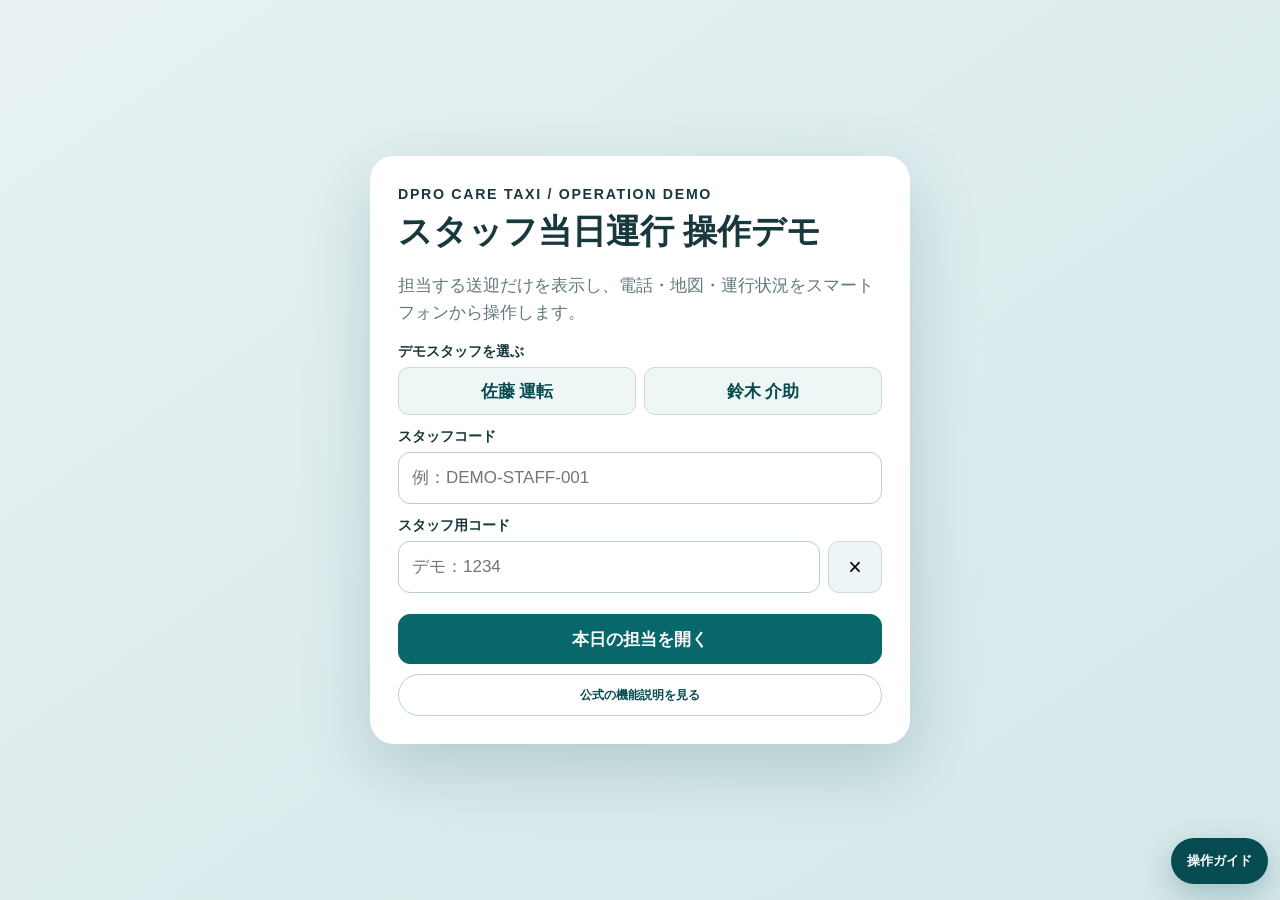
<file: staff.html>
<!doctype html>
<html lang="ja">
<head>
<meta charset="utf-8"><meta name="viewport" content="width=device-width,initial-scale=1,viewport-fit=cover">
<meta name="color-scheme" content="light">
<meta name="theme-color" content="#075d61"><title>DPRO介護タクシー｜公開操作デモ・スタッフ運行</title>
<script src="config.js"></script>
<style>
:root{--main:#08676a;--deep:#064b50;--bg:#edf4f5;--card:#fff;--line:#c7dadd;--muted:#61787d;--danger:#b93732;--warn:#a96700;--ok:#176b45;--blue:#2469aa;--shadow:0 8px 25px rgba(20,68,74,.12)}
*{box-sizing:border-box}html,body{margin:0;min-height:100%;font-family:-apple-system,BlinkMacSystemFont,"Segoe UI","Noto Sans JP",sans-serif;background:var(--bg);color:#17383c;font-size:17px}button,input,select,textarea{font:inherit}button{cursor:pointer;touch-action:manipulation}.hidden{display:none!important}
.login{min-height:100vh;display:grid;place-items:center;padding:20px;background:linear-gradient(145deg,#e8f2f3,#d4e7e9)}.login-card{width:min(540px,100%);background:#fff;border-radius:24px;padding:28px;box-shadow:0 24px 70px rgba(5,75,80,.2)}.login-card small{font-weight:900;letter-spacing:.12em}.login-card h1{margin:5px 0}.login-card p{color:var(--muted);line-height:1.6}.field{display:grid;gap:6px;margin:13px 0}.field label{font-size:14px;font-weight:900}.field input,.field select,.field textarea{width:100%;min-height:52px;border:1px solid #b7cfd2;border-radius:12px;background:#fff;padding:11px 13px}.field textarea{min-height:100px;resize:vertical}.quick{display:grid;grid-template-columns:1fr 1fr;gap:8px}.quick button{min-height:48px;border:1px solid var(--line);border-radius:11px;background:#eef6f6;color:var(--deep);font-weight:900}.code{display:flex;gap:8px}.code input{flex:1}.code button{width:54px;border:1px solid var(--line);border-radius:11px;background:#eef5f6;font-size:23px}.btn{min-height:50px;border:1px solid var(--line);border-radius:12px;padding:9px 13px;background:#fff;color:var(--deep);font-weight:950}.btn-main{background:var(--main);border-color:var(--main);color:#fff}.btn-danger{background:#fff3f2;border-color:#e6aaa6;color:#a52e29}.btn-warn{background:#fff8e8;border-color:#dfb75d;color:#825000}.login-card>.btn-main{width:100%;margin-top:8px}.error{border:1px solid #e8aaa6;background:#fff0ef;color:#a42d28;padding:10px;border-radius:10px;margin:10px 0}
.top{position:sticky;top:0;z-index:30;background:linear-gradient(120deg,var(--deep),var(--main));color:#fff;padding:12px 15px;box-shadow:0 3px 14px rgba(0,0,0,.16)}.topin{display:flex;align-items:center;justify-content:space-between;gap:12px}.brand small{display:block;font-size:10px;font-weight:900;letter-spacing:.15em}.brand h1{font-size:22px;margin:2px 0}.topactions{display:flex;gap:7px}.topactions button,.pill{min-height:45px;border-radius:11px;font-weight:900}.topactions button{border:0;background:#fff;color:var(--deep);padding:0 13px}.pill{display:grid;place-items:center;border:1px solid rgba(255,255,255,.45);padding:0 12px}
.shell{width:min(1020px,100%);margin:auto;padding:12px 12px 90px}.datebar{display:grid;grid-template-columns:auto 1fr auto;gap:8px;margin-bottom:10px}.datebar button,.datebar input{min-height:49px;border:1px solid var(--line);border-radius:12px;background:#fff;color:var(--deep);padding:8px 12px;font-weight:900}.datebar input{text-align:center}.summary{display:grid;grid-template-columns:repeat(5,1fr);gap:8px;margin-bottom:12px}.stat{background:#fff;border:1px solid var(--line);border-radius:14px;padding:10px 12px;box-shadow:var(--shadow)}.stat span{display:block;color:var(--muted);font-size:12px;font-weight:850}.stat strong{font-size:27px;color:var(--deep)}.section-title{display:flex;justify-content:space-between;align-items:end;margin:18px 2px 8px}.section-title h2{font-size:20px;margin:0}.section-title span{font-size:13px;color:var(--muted)}.list{display:grid;gap:10px}.trip{background:#fff;border:1px solid var(--line);border-radius:17px;box-shadow:var(--shadow);overflow:hidden}.trip-head{display:flex;justify-content:space-between;gap:10px;align-items:flex-start;padding:13px 14px;border-bottom:1px solid #e1ebec}.time{font-size:25px;font-weight:950;color:var(--deep)}.tripno{font-size:11px;color:var(--muted);font-weight:850}.status{display:inline-flex;border-radius:999px;padding:5px 9px;font-size:12px;font-weight:950;background:#e5efff;color:#245e9e}.status.operating{background:#ede6ff;color:#5b3da0}.status.done{background:#def4e7;color:#176941}.trip-body{padding:13px 14px}.passenger{font-size:23px;font-weight:950}.role{font-size:13px;color:var(--muted);font-weight:850}.route{margin-top:9px;padding:10px;background:#f2f7f8;border-radius:11px;font-weight:900}.arrow{color:var(--main);padding:0 6px}.meta{display:grid;grid-template-columns:repeat(3,1fr);gap:7px;margin-top:9px}.meta div{background:#f7fafb;border-radius:9px;padding:8px;font-size:13px}.meta span{display:block;color:var(--muted);font-size:10px;font-weight:850}.actions{display:grid;grid-template-columns:1fr 1fr;gap:8px;margin-top:11px}.empty{text-align:center;padding:45px 12px;color:var(--muted);font-weight:850;background:#fff;border-radius:15px}
.detail{position:fixed;inset:0;z-index:70;display:none}.detail.open{display:block}.backdrop{position:absolute;inset:0;background:rgba(8,38,42,.52)}.sheet{position:absolute;right:0;top:0;bottom:0;width:min(650px,100vw);background:#f2f8f9;overflow:auto;box-shadow:-20px 0 55px rgba(0,0,0,.25)}.sheethead{position:sticky;top:0;z-index:4;display:flex;justify-content:space-between;align-items:center;background:#fff;border-bottom:1px solid var(--line);padding:13px 15px}.sheethead h2{margin:0;font-size:21px}.close{width:48px;height:48px;border:0;border-radius:11px;background:#e8f1f2;font-size:25px}.sheetbody{padding:12px}.box{background:#fff;border:1px solid var(--line);border-radius:15px;padding:13px;margin-bottom:10px}.box h3{margin:0 0 9px;font-size:18px}.kv{display:grid;grid-template-columns:120px 1fr;gap:7px 10px;margin:0}.kv dt{color:var(--muted);font-weight:850}.kv dd{margin:0;font-weight:850;word-break:break-word}.callmap{display:grid;grid-template-columns:1fr 1fr;gap:8px}.callmap a{display:grid;place-items:center;min-height:52px;border:1px solid var(--line);border-radius:12px;text-decoration:none;color:var(--deep);background:#fff;font-weight:950}.callmap a.primary{background:var(--main);border-color:var(--main);color:#fff}.progress{display:grid;gap:8px}.next{min-height:62px;font-size:18px}.timeline{display:grid;grid-template-columns:repeat(3,1fr);gap:7px}.timeline div{background:#f5f9fa;border-radius:9px;padding:8px;font-size:12px}.timeline span{display:block;color:var(--muted);font-size:10px}.report-grid{display:grid;grid-template-columns:1fr 1fr;gap:8px}.wide{grid-column:1/-1}.history{display:grid;gap:7px}.incident{border-left:5px solid #e6a645;background:#fff8e9;border-radius:8px;padding:8px;font-size:13px}.incident.high{border-color:#d0524b;background:#fff1f0}.toast{position:fixed;left:50%;bottom:20px;transform:translateX(-50%);z-index:100;display:none;background:#153f43;color:#fff;border-radius:12px;padding:12px 18px;font-weight:850;box-shadow:var(--shadow)}.toast.show{display:block}.toast.bad{background:#a83731}
@media(max-width:720px){html,body{font-size:16px}.brand h1{font-size:18px}.pill{display:none}.topactions button{padding:0 9px}.summary{grid-template-columns:repeat(2,1fr)}.meta{grid-template-columns:1fr 1fr}.sheet{width:100vw}.report-grid{grid-template-columns:1fr}.wide{grid-column:auto}.timeline{grid-template-columns:1fr 1fr}.quick{grid-template-columns:1fr}}

/* CARETAXI-11 最終UI・アクセシビリティ調整 */
:focus-visible{outline:3px solid #f5a623!important;outline-offset:2px!important}
button:disabled,input:disabled,select:disabled,textarea:disabled{cursor:not-allowed;opacity:.62}
.date-control{position:relative;display:flex;align-items:center;justify-content:center;min-height:46px;min-width:230px;border:1px solid var(--line,#c7dadd);border-radius:10px;background:#fff;color:var(--deep,#064c51);font-weight:900;padding:0 44px 0 14px;overflow:hidden}
.date-control::after{content:"📅";position:absolute;right:13px;top:50%;transform:translateY(-50%);font-size:16px;pointer-events:none}
.date-control .date-display{pointer-events:none;white-space:nowrap}
.date-control input[type="date"]{position:absolute;inset:0;width:100%;height:100%;opacity:0;cursor:pointer;border:0;padding:0}
@media(max-width:650px){.date-control{min-width:0;width:100%;font-size:14px;padding-left:10px;padding-right:38px}}
@media(prefers-reduced-motion:reduce){*,*::before,*::after{scroll-behavior:auto!important;animation-duration:.01ms!important;animation-iteration-count:1!important;transition-duration:.01ms!important}}


/* DPRO-SYSTEMS-5 CARETAXI OPERATION DEMO */
.operation-demo-banner{
  width:min(1080px,calc(100% - 28px));
  margin:16px auto 0;
  padding:16px 18px;
  display:flex;
  align-items:center;
  justify-content:space-between;
  gap:20px;
  border:1px solid #b9d9d6;
  border-radius:17px;
  background:linear-gradient(135deg,#f7fcfb,#e7f5f4);
  box-shadow:0 12px 30px rgba(15,92,98,.08);
}
.operation-demo-banner>div{display:flex;flex-direction:column}
.operation-demo-banner small{
  color:var(--primary,#0f5c62);
  font-size:10px;
  font-weight:1000;
  letter-spacing:.14em;
}
.operation-demo-banner strong{font-size:17px;line-height:1.4}
.operation-demo-banner span{margin-top:3px;color:var(--muted,#5a6b74);font-size:12px;font-weight:700}
.operation-demo-banner a,
.official-demo-link{
  flex:0 0 auto;
  min-height:42px;
  display:inline-flex;
  align-items:center;
  justify-content:center;
  padding:8px 14px;
  border-radius:999px;
  color:#fff!important;
  background:var(--primary,#0f5c62);
  text-decoration:none!important;
  font-size:12px;
  font-weight:900;
  box-shadow:0 9px 22px rgba(15,92,98,.18);
}
.operation-demo-banner.compact{
  width:min(1100px,calc(100% - 44px));
  margin-top:14px;
}
.login-card .official-demo-link{
  width:100%;
  margin-top:10px;
  background:#fff;
  color:var(--primary-dark,var(--deep,#084b50))!important;
  border:1px solid #b9d6d4;
  box-shadow:none;
}
.top .official-demo-link{
  min-height:42px;
  padding:7px 12px;
  border:1px solid rgba(255,255,255,.5);
  background:rgba(255,255,255,.11);
  box-shadow:none;
}
@media(max-width:720px){
  .operation-demo-banner{
    align-items:flex-start;
    flex-direction:column;
  }
  .operation-demo-banner a{width:100%}
  .operation-demo-banner.compact{width:min(100% - 24px,1100px)}
}
</style>
</head><body class="operation-demo-page">
<div id="loginView" class="login"><form id="loginForm" class="login-card"><small>DPRO CARE TAXI / OPERATION DEMO</small><h1>スタッフ当日運行 操作デモ</h1><p>担当する送迎だけを表示し、電話・地図・運行状況をスマートフォンから操作します。</p><div id="loginError" class="error hidden" role="alert"></div><div class="field"><label>デモスタッフを選ぶ</label><div class="quick"><button type="button" data-demo="DEMO-STAFF-001">佐藤 運転</button><button type="button" data-demo="DEMO-STAFF-002">鈴木 介助</button></div></div><div class="field"><label for="staffCode">スタッフコード</label><input id="staffCode" autocomplete="username" placeholder="例：DEMO-STAFF-001" required></div><div class="field"><label for="accessCode">スタッフ用コード</label><div class="code"><input id="accessCode" type="password" inputmode="numeric" autocomplete="current-password" placeholder="デモ：1234" required><button id="clearCode" type="button" aria-label="コードを消す">×</button></div></div><button class="btn btn-main" type="submit">本日の担当を開く</button><a class="official-demo-link" href="https://dpro-shop.com/systems/caretaxi">公式の機能説明を見る</a></form></div>
<div id="appView" class="hidden"><header class="top"><div class="topin"><div class="brand"><small>DPRO CARE TAXI</small><h1 id="staffTitle">スタッフ運行</h1></div><div class="topactions"><span id="envPill" class="pill">公開デモ</span><a class="official-demo-link" href="https://dpro-shop.com/systems/caretaxi">公式説明</a><button id="reloadBtn" type="button">更新</button><button id="logoutBtn" type="button">終了</button></div></div></header><main class="shell"><section class="datebar"><button id="prevDate" type="button">← 前日</button><label class="date-control"><span id="dateDisplay" class="date-display">日付を選択</span><input id="targetDate" type="date" aria-label="表示日を選択"></label><button id="nextDate" type="button">翌日 →</button></section><section id="summary" class="summary"></section><div class="section-title"><h2>担当する送迎</h2><span id="listNote"></span></div><section id="tripList" class="list"></section></main></div>
<div id="detail" class="detail" role="dialog" aria-modal="true" aria-labelledby="detailTitle" aria-hidden="true"><div class="backdrop" data-close="1"></div><aside class="sheet"><div class="sheethead"><h2 id="detailTitle">送迎詳細</h2><button class="close" aria-label="閉じる" data-close="1" type="button">×</button></div><div id="detailBody" class="sheetbody"></div></aside></div><div id="toast" class="toast" role="status" aria-live="polite" aria-atomic="true"></div>
<script>
(()=>{"use strict";const C=window.CARETAXI_CONFIG||{},API=String(C.API_BASE_URL||"").replace(/\/+$/,"");const ORG=C.ORGANIZATION_CODE||"dpro_caretaxi_demo",KEY=C.STAFF_SESSION_KEY||"dpro_caretaxi_staff_session_v1",BUSINESS_PHONE=C.BUSINESS_PHONE||"";const $=id=>document.getElementById(id);let session=null,data={trips:[],counts:{}},current=null;
const labels={requested:"受付",reviewing:"確認中",confirmed:"予約確定",assigned:"配車済み",ready:"出発準備",departed:"出発",arrived_pickup:"お迎え到着",passenger_onboard:"乗車中",arrived_destination:"目的地到着",return_waiting:"帰り待ち",completed:"完了",cancelled:"取消",rejected:"対応不可"};const mobility={walking:"歩行",cane:"杖",walker:"歩行器",wheelchair:"車いす",reclining_wheelchair:"リクライニング車いす",stretcher:"ストレッチャー",other:"その他"};
function esc(v){return String(v??"").replace(/[&<>"']/g,c=>({"&":"&amp;","<":"&lt;",">":"&gt;",'"':"&quot;","'":"&#39;"}[c]))}function saveSession(j){session={token:j.token,expires_at:Date.now()+Number(j.expires_in||900)*1000,staff:j.staff};sessionStorage.setItem(KEY,JSON.stringify(session))}function clearSession(){session=null;sessionStorage.removeItem(KEY)}function headers(){return session?.token?{Authorization:`Bearer ${session.token}`}:{}}
async function api(path,{method="GET",body}={}){const r=await fetch(API+path,{method,headers:{"Content-Type":"application/json",...headers()},body:body?JSON.stringify(body):undefined});let j={};try{j=await r.json()}catch{}if(r.status===401){clearSession();showLogin();throw new Error("セッションの有効期限が切れました。再度ログインしてください。")}if(!r.ok||j.ok===false)throw new Error(j.message||j.error?.message||`通信エラー (${r.status})`);return j}function toast(m,b=false){const t=$("toast");t.textContent=m;t.className="toast show"+(b?" bad":"");clearTimeout(toast.timer);toast.timer=setTimeout(()=>t.className="toast",2600)}function showLogin(){$("loginView").classList.remove("hidden");$("appView").classList.add("hidden")}function showApp(){$("loginView").classList.add("hidden");$("appView").classList.remove("hidden")}
function tokyoDateValue(value=new Date()){return new Intl.DateTimeFormat("en-CA",{timeZone:"Asia/Tokyo",year:"numeric",month:"2-digit",day:"2-digit"}).format(value)}
function dateDisplayText(value){if(!/^\d{4}-\d{2}-\d{2}$/.test(String(value||"")))return"日付を選択";const [y,m,d]=value.split("-").map(Number);const weekday=new Intl.DateTimeFormat("ja-JP",{timeZone:"Asia/Tokyo",weekday:"short"}).format(new Date(`${value}T12:00:00+09:00`));return `${y}年${m}月${d}日（${weekday}）`}
function syncDateDisplay(){const e=$("dateDisplay");if(e)e.textContent=dateDisplayText($("targetDate").value)}
function setTargetDate(value,reload=false){$("targetDate").value=value;syncDateDisplay();if(reload)load()}
function shiftTargetDate(days){const value=$("targetDate").value||tokyoDateValue();const [y,m,d]=value.split("-").map(Number);const shifted=new Date(Date.UTC(y,m-1,d+days,3,0,0));setTargetDate(tokyoDateValue(shifted),true)}
function time(v){if(!v)return"--:--";return new Intl.DateTimeFormat("ja-JP",{timeZone:"Asia/Tokyo",hour:"2-digit",minute:"2-digit",hour12:false}).format(new Date(v))}function datetime(v){if(!v)return"-";return new Intl.DateTimeFormat("ja-JP",{timeZone:"Asia/Tokyo",month:"2-digit",day:"2-digit",weekday:"short",hour:"2-digit",minute:"2-digit",hour12:false}).format(new Date(v))}function maps(a){return `https://www.google.com/maps/search/?api=1&query=${encodeURIComponent(a||"")}`}function tel(v){return `tel:${String(v||"").replace(/[^0-9+]/g,"")}`}function isOperating(s){return["departed","arrived_pickup","passenger_onboard","arrived_destination"].includes(s)}
function nextAction(s){return({confirmed:["ready","出発準備にする"],assigned:["ready","出発準備にする"],ready:["depart","事業所を出発"],departed:["arrive_pickup","お迎え先に到着"],arrived_pickup:["onboard","乗車完了"],passenger_onboard:["arrive_destination","目的地に到着"],arrived_destination:["complete","降車・介助を完了"]})[s]||null}
function renderSummary(){const c=data.counts||{},items=[["担当",c.assigned_today||0],["これから",c.upcoming||0],["運行中",c.operating||0],["完了",c.completed||0],["報告",c.incidents_today||0]];$("summary").innerHTML=items.map(x=>`<div class="stat"><span>${x[0]}</span><strong>${x[1]}</strong></div>`).join("")}function card(t){const statusClass=isOperating(t.leg_status)?" operating":t.leg_status==="completed"?" done":"";return `<article class="trip"><div class="trip-head"><div><div class="time">${esc(time(t.scheduled_pickup_at||t.reserved_from))}</div><div class="tripno">${esc(t.trip_no)}／${t.leg_type==="return"?"帰り":"行き"}</div></div><span class="status${statusClass}">${esc(labels[t.leg_status]||t.leg_status)}</span></div><div class="trip-body"><div class="passenger">${esc(t.passenger_name)}</div><div class="role">担当：${esc(t.assignment_role==="driver"?"運転":"介助")}</div><div class="route">${esc(t.pickup_place_name||"お迎え先")}<span class="arrow">→</span>${esc(t.destination_place_name||"目的地")}</div><div class="meta"><div><span>移動方法</span>${esc(mobility[t.mobility_type]||t.mobility_type||"-")}</div><div><span>車両</span>${esc(t.vehicle_name||"未設定")}</div><div><span>報告</span>${Number(t.incident_count||0)}件</div></div><div class="actions"><button class="btn" type="button" data-detail="${t.trip_leg_id}">詳細・連絡</button><button class="btn btn-main" type="button" data-start="${t.trip_leg_id}">${esc(nextAction(t.leg_status)?.[1]||"状態を確認")}</button></div></div></article>`}
function render() {renderSummary();$("listNote").textContent=`${data.staff?.name||""}／${data.date||""}`;$("tripList").innerHTML=(data.trips||[]).map(card).join("")||'<div class="empty">この日の担当送迎はありません。</div>';document.querySelectorAll("[data-detail],[data-start]").forEach(b=>b.onclick=()=>openDetail(b.dataset.detail||b.dataset.start))}
async function load(){try{data=await api("/v1/staff/today",{method:"POST",body:{target_date:$("targetDate").value}});$("staffTitle").textContent=`${data.staff?.name||"スタッフ"}｜当日運行`;$("envPill").textContent=data.organization?.is_demo?"デモ環境":"本番環境";render()}catch(e){if(/セッション|ログイン/.test(e.message)){clearSession();showLogin()}toast(e.message,true)}}
async function openDetail(id){try{current=await api("/v1/staff/trip-detail",{method:"POST",body:{trip_leg_id:id}});renderDetail();$("detail").classList.add("open");$("detail").setAttribute("aria-hidden","false")}catch(e){toast(e.message,true)}}
function renderDetail(){const x=current,t=x.trip,l=x.leg,p=x.passenger,v=x.vehicle||{},next=nextAction(l.status);$("detailTitle").textContent=`${t.trip_no}｜${p.name}`;const team=(x.team||[]).map(a=>`${esc(a.name)}（${a.role==="driver"?"運転":"介助"}）`).join("、")||"-",eq=(x.equipment||[]).map(e=>esc(e.name)).join("、")||"なし";$("detailBody").innerHTML=`<div class="box"><h3>送迎・利用者</h3><dl class="kv"><dt>状態</dt><dd>${esc(labels[l.status]||l.status)}</dd><dt>予定</dt><dd>${esc(datetime(l.scheduled_pickup_at||l.reserved_from))}</dd><dt>利用者</dt><dd>${esc(p.name)}／${esc(mobility[t.mobility_type]||mobility[p.mobility_type]||p.mobility_type||"-")}</dd><dt>車両</dt><dd>${esc(v.name||"未設定")} ${esc(v.license_plate||"")}</dd><dt>担当</dt><dd>${team}</dd><dt>福祉機器</dt><dd>${eq}</dd><dt>介助</dt><dd>${esc(t.assistance_summary||"-")}</dd><dt>安全上の注意</dt><dd>${esc(p.safety_notes||"-")}</dd><dt>階段・入口</dt><dd>${esc([p.stairs_notes,p.building_access_notes].filter(Boolean).join("／")||"-")}</dd></dl></div><div class="box"><h3>お迎え先</h3><dl class="kv"><dt>場所</dt><dd>${esc(l.pickup_place_name||"")}<br>${esc(l.pickup_address||"")}</dd><dt>注意</dt><dd>${esc(l.pickup_notes||"-")}</dd></dl><div class="callmap"><a class="primary" href="${esc(tel(l.pickup_phone||p.phone))}">電話をかける</a><a href="${esc(maps(l.pickup_address))}" target="_blank" rel="noopener">地図を開く</a></div></div><div class="box"><h3>目的地</h3><dl class="kv"><dt>場所</dt><dd>${esc(l.destination_place_name||"")}<br>${esc(l.destination_address||"")}</dd><dt>注意</dt><dd>${esc(l.destination_notes||"-")}</dd></dl><div class="callmap"><a href="${esc(tel(l.destination_phone))}">目的地へ電話</a><a href="${esc(maps(l.destination_address))}" target="_blank" rel="noopener">地図を開く</a></div></div><div class="box"><h3>緊急連絡先</h3><dl class="kv"><dt>氏名</dt><dd>${esc(p.emergency_contact_name||"未登録")}</dd><dt>電話</dt><dd>${esc(p.emergency_contact_phone||"未登録")}</dd></dl><div class="callmap">${p.emergency_contact_phone?`<a class="btn-danger" href="${esc(tel(p.emergency_contact_phone))}">緊急連絡先へ電話</a>`:'<span></span>'}${BUSINESS_PHONE?`<a class="primary" href="${esc(tel(BUSINESS_PHONE))}">事業所へ電話</a>`:''}</div></div><div class="box"><h3>運行状態</h3><div class="timeline"><div><span>出発</span>${esc(time(l.actual_departed_at))}</div><div><span>お迎え到着</span>${esc(time(l.actual_arrived_pickup_at))}</div><div><span>乗車</span>${esc(time(l.actual_onboard_at))}</div><div><span>目的地到着</span>${esc(time(l.actual_arrived_destination_at))}</div><div><span>完了</span>${esc(time(l.actual_completed_at))}</div></div><div class="field"><label>運行メモ（任意）</label><textarea id="statusNote" placeholder="遅延理由や引継ぎ事項"></textarea></div><div class="progress">${next?`<button id="nextStatus" class="btn btn-main next" type="button">${esc(next[1])}</button>`:'<div class="empty">この送迎の運行更新は完了しています。</div>'}</div></div><div class="box"><h3>遅延・事故・ヒヤリハット報告</h3><div class="report-grid"><div class="field"><label>報告種別</label><select id="incidentType"><option value="delay">遅延</option><option value="passenger_absent">利用者不在</option><option value="unable_to_board">乗車不能</option><option value="vehicle_problem">車両トラブル</option><option value="accident">事故</option><option value="near_miss">ヒヤリハット</option><option value="complaint">苦情</option><option value="other">その他</option></select></div><div class="field"><label>重要度</label><select id="severity"><option value="low">低</option><option value="medium">中</option><option value="high">高</option><option value="critical">緊急</option></select></div><div class="field wide"><label>内容</label><textarea id="incidentSummary" placeholder="何が起きたかを入力"></textarea></div><div class="field wide"><label>実施した対応</label><textarea id="actionTaken" placeholder="事業所へ連絡、利用者へ説明など"></textarea></div><button id="incidentBtn" class="btn btn-warn wide" type="button">事業所へ報告を登録</button></div></div><div class="box"><h3>過去の報告</h3><div class="history">${(x.incidents||[]).map(i=>`<div class="incident ${["high","critical"].includes(i.severity)?"high":""}"><b>${esc(i.type)}／${esc(i.severity)}</b><br>${esc(i.summary)}<br><small>${esc(datetime(i.occurred_at))}</small></div>`).join("")||"報告はありません。"}</div></div>`;if(next)$("nextStatus").onclick=()=>updateStatus(l.id,next[0]);$("incidentBtn").onclick=()=>reportIncident(l.id)}
async function updateStatus(id,action){try{const label=nextAction(current.leg.status)?.[1]||"更新";if(!confirm(`${label}として記録しますか？`))return;await api("/v1/staff/status-update",{method:"POST",body:{trip_leg_id:id,action,note:$("statusNote")?.value||null}});toast("運行状態を更新しました");await load();await openDetail(id)}catch(e){toast(e.message,true)}}async function reportIncident(id){try{const summary=$("incidentSummary").value.trim();if(summary.length<2)throw new Error("報告内容を入力してください。");if(!confirm("この内容を事業所へ報告しますか？"))return;await api("/v1/staff/incident",{method:"POST",body:{trip_leg_id:id,incident_type:$("incidentType").value,severity:$("severity").value,summary,action_taken:$("actionTaken").value.trim()||null}});toast("報告を登録しました");await load();await openDetail(id)}catch(e){toast(e.message,true)}}
$("loginForm").onsubmit=async e=>{e.preventDefault();$("loginError").classList.add("hidden");try{const j=await api("/v1/auth/staff",{method:"POST",body:{staff_code:$("staffCode").value.trim(),access_code:$("accessCode").value,organization_code:ORG}});saveSession(j);showApp();await load()}catch(err){$("loginError").textContent=err.message;$("loginError").classList.remove("hidden")}};document.querySelectorAll("[data-demo]").forEach(b=>b.onclick=()=>{$("staffCode").value=b.dataset.demo;$("accessCode").value="1234"});$("clearCode").onclick=()=>{$("accessCode").value="";$("accessCode").focus()};$("reloadBtn").onclick=load;$("logoutBtn").onclick=()=>{clearSession();showLogin()};$("targetDate").onchange=()=>{syncDateDisplay();load()};function addDate(n){shiftTargetDate(n)}$("prevDate").onclick=()=>addDate(-1);$("nextDate").onclick=()=>addDate(1);document.querySelectorAll("[data-close]").forEach(e=>e.onclick=()=>{$("detail").classList.remove("open");$("detail").setAttribute("aria-hidden","true");current=null});document.addEventListener("keydown",e=>{if(e.key==="Escape"&&$("detail").classList.contains("open")){$("detail").classList.remove("open");$("detail").setAttribute("aria-hidden","true");current=null}});setTargetDate(tokyoDateValue());try{const s=JSON.parse(sessionStorage.getItem(KEY)||"null");if(s?.token&&Number(s.expires_at||0)>Date.now()){session=s;showApp();load()}else{clearSession();showLogin()}}catch{clearSession();showLogin()}
})();
</script></body></html>
</file>
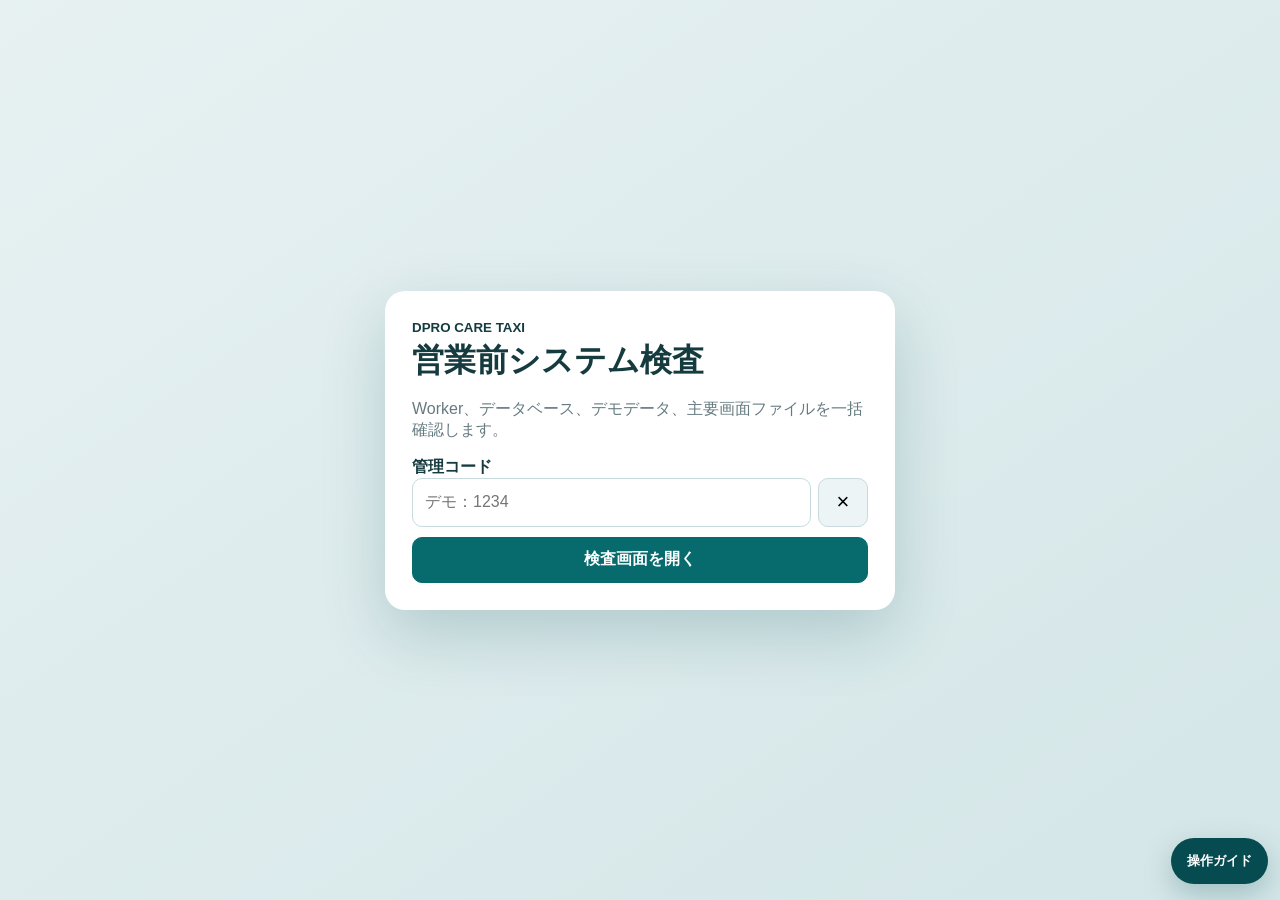
<file: system-check.html>
<!doctype html>
<html lang="ja">
<head>
<meta charset="utf-8">
<meta name="viewport" content="width=device-width,initial-scale=1,viewport-fit=cover">
<meta name="color-scheme" content="light">
<meta name="theme-color" content="#075d61">
<title>DPRO介護タクシー｜営業前システム検査</title>
<script src="config.js"></script>
<style>
:root{--main:#076b6e;--deep:#064b50;--bg:#eaf2f3;--card:#fff;--line:#c8dadd;--muted:#657b80;--ok:#187247;--bad:#b43b35;--warn:#8a5900;--shadow:0 8px 24px rgba(17,67,73,.12)}
*{box-sizing:border-box}html,body{margin:0;min-height:100%;font-family:-apple-system,BlinkMacSystemFont,"Segoe UI","Noto Sans JP",sans-serif;background:var(--bg);color:#153b3f;font-size:16px}
button,input{font:inherit}button{cursor:pointer}.hidden{display:none!important}
.top{background:linear-gradient(120deg,var(--deep),var(--main));color:#fff;padding:16px 22px;position:sticky;top:0;z-index:20;box-shadow:0 2px 12px rgba(0,0,0,.15)}
.topin{max-width:1450px;margin:auto;display:flex;align-items:center;justify-content:space-between;gap:12px}.brand small{font-weight:900;letter-spacing:.14em}.brand h1{font-size:26px;margin:2px 0}.actions{display:flex;gap:8px;flex-wrap:wrap}.actions button{min-height:43px;border:0;border-radius:10px;background:#fff;color:var(--deep);padding:0 13px;font-weight:900}
.shell{max-width:1450px;margin:auto;padding:14px}.notice{background:#fff5da;border:1px solid #e4c16f;border-radius:11px;padding:11px 13px;color:#754900;font-weight:800;margin-bottom:10px}
.hero{display:grid;grid-template-columns:1fr auto;gap:10px;align-items:center;background:#fff;border:1px solid var(--line);border-radius:15px;padding:14px;box-shadow:var(--shadow);margin-bottom:10px}.hero h2{margin:0;font-size:22px}.hero p{margin:4px 0;color:var(--muted)}.run{display:flex;gap:8px;flex-wrap:wrap}.btn{min-height:46px;border:1px solid var(--line);border-radius:10px;background:#fff;color:var(--deep);padding:8px 14px;font-weight:900}.primary{background:var(--main);border-color:var(--main);color:#fff}.warn{background:#fff5dc;border-color:#dfb85e;color:#795000}
.overall{display:grid;grid-template-columns:repeat(6,1fr);gap:8px;margin-bottom:10px}.metric{background:#fff;border:1px solid var(--line);border-radius:13px;padding:10px 12px;box-shadow:var(--shadow)}.metric span{display:block;color:var(--muted);font-size:12px;font-weight:800}.metric strong{font-size:23px}.good{color:var(--ok)}.bad{color:var(--bad)}
.grid{display:grid;grid-template-columns:1fr 1fr;gap:10px}.panel{background:#fff;border:1px solid var(--line);border-radius:14px;overflow:hidden;box-shadow:var(--shadow)}.head{display:flex;align-items:center;justify-content:space-between;gap:8px;padding:11px 13px;border-bottom:1px solid var(--line)}.head h3{font-size:18px;margin:0}.body{padding:11px}
.check{display:grid;grid-template-columns:31px 1fr auto;gap:9px;align-items:center;border-bottom:1px solid #e0eaec;padding:9px 2px}.check:last-child{border-bottom:0}.icon{display:grid;place-items:center;width:29px;height:29px;border-radius:999px;font-weight:950}.icon.ok{background:#dcf3e5;color:var(--ok)}.icon.ng{background:#ffe5e3;color:var(--bad)}.label{font-weight:900}.actual{font-size:12px;color:var(--muted);text-align:right;max-width:260px;word-break:break-word}
.pages{display:grid;grid-template-columns:repeat(3,1fr);gap:7px}.page{border:1px solid var(--line);border-radius:10px;padding:9px;background:#f7fafb}.page b{display:block}.page small{color:var(--muted)}.page a{display:inline-block;margin-top:5px;color:var(--main);font-weight:900;text-decoration:none}
details{border:1px solid var(--line);border-radius:10px;margin-top:8px;background:#f8fbfb}summary{padding:9px;font-weight:900;cursor:pointer}pre{white-space:pre-wrap;word-break:break-word;font-size:12px;padding:10px;margin:0;max-height:360px;overflow:auto}
.login{min-height:100vh;display:grid;place-items:center;padding:20px;background:linear-gradient(145deg,#e7f1f2,#d4e6e8)}.loginbox{width:min(510px,100%);background:#fff;border-radius:20px;padding:27px;box-shadow:0 24px 65px rgba(6,75,80,.2)}.loginbox h1{margin:3px 0}.loginbox p{color:var(--muted)}.code{display:flex;gap:7px}.code input{flex:1;min-height:49px;border:1px solid var(--line);border-radius:10px;padding:0 12px}.code button{width:50px;border:1px solid var(--line);border-radius:10px;background:#edf4f5;font-size:22px}.loginbox .primary{width:100%;margin-top:10px}.error{background:#fff0ef;border:1px solid #e8b0ac;color:#a6322d;border-radius:9px;padding:9px;margin:8px 0}
.toast{position:fixed;left:50%;bottom:20px;transform:translateX(-50%);z-index:50;background:#153e42;color:#fff;padding:12px 18px;border-radius:11px;box-shadow:var(--shadow);display:none;font-weight:800}.toast.show{display:block}.toast.bad{background:#a63630}
@media(max-width:950px){.grid{grid-template-columns:1fr}.overall{grid-template-columns:repeat(3,1fr)}.pages{grid-template-columns:repeat(2,1fr)}}@media(max-width:650px){.top{position:static;padding:13px}.brand h1{font-size:21px}.shell{padding:9px}.hero{grid-template-columns:1fr}.overall{grid-template-columns:repeat(2,1fr)}.pages{grid-template-columns:1fr}.actual{max-width:140px}}

/* CARETAXI-11 最終UI・アクセシビリティ調整 */
:focus-visible{outline:3px solid #f5a623!important;outline-offset:2px!important}
button:disabled,input:disabled,select:disabled,textarea:disabled{cursor:not-allowed;opacity:.62}
.date-control{position:relative;display:flex;align-items:center;justify-content:center;min-height:46px;min-width:230px;border:1px solid var(--line,#c7dadd);border-radius:10px;background:#fff;color:var(--deep,#064c51);font-weight:900;padding:0 44px 0 14px;overflow:hidden}
.date-control::after{content:"📅";position:absolute;right:13px;top:50%;transform:translateY(-50%);font-size:16px;pointer-events:none}
.date-control .date-display{pointer-events:none;white-space:nowrap}
.date-control input[type="date"]{position:absolute;inset:0;width:100%;height:100%;opacity:0;cursor:pointer;border:0;padding:0}
@media(max-width:650px){.date-control{min-width:0;width:100%;font-size:14px;padding-left:10px;padding-right:38px}}
@media(prefers-reduced-motion:reduce){*,*::before,*::after{scroll-behavior:auto!important;animation-duration:.01ms!important;animation-iteration-count:1!important;transition-duration:.01ms!important}}

</style>
</head>
<body>
<div id="loginView" class="login">
<form id="loginForm" class="loginbox">
<small><b>DPRO CARE TAXI</b></small><h1>営業前システム検査</h1>
<p>Worker、データベース、デモデータ、主要画面ファイルを一括確認します。</p>
<div id="loginError" class="error hidden" role="alert"></div>
<label><b>管理コード</b></label>
<div class="code"><input id="adminCode" type="password" inputmode="numeric" placeholder="デモ：1234" required><button id="clearCode" type="button">×</button></div>
<button class="btn primary" type="submit">検査画面を開く</button>
</form>
</div>

<div id="appView" class="hidden">
<header class="top"><div class="topin"><div class="brand"><small>DPRO CARE TAXI</small><h1 id="title">営業前システム検査</h1></div><div class="actions"><button id="ownerBtn">管理者PC</button><button id="logoutBtn">ログアウト</button></div></div></header>
<main class="shell">
<div class="notice">「デモデータを準備」は、dpro_caretaxi_demo内のデモ専用データだけを初期状態へ戻します。実事業所データには使用できません。</div>
<section class="hero"><div><h2 id="overallTitle">未検査</h2><p id="overallNote">「一括チェック」を押してください。</p></div><div class="run"><button id="checkBtn" class="btn primary">一括チェック</button><button id="prepareBtn" class="btn warn">デモデータを準備</button></div></section>
<section id="overall" class="overall"></section>
<div class="grid">
<section class="panel"><div class="head"><h3>Worker・環境設定</h3><span id="workerBadge">未検査</span></div><div id="workerChecks" class="body"></div></section>
<section class="panel"><div class="head"><h3>DB構造・RLS</h3><span id="dbBadge">未検査</span></div><div id="databaseChecks" class="body"></div></section>
<section class="panel"><div class="head"><h3>主要機能の統合検査</h3><span id="integrationBadge">未検査</span></div><div id="integrationChecks" class="body"></div></section>
<section class="panel"><div class="head"><h3>セキュリティ監査</h3><span id="securityBadge">未検査</span></div><div id="securityChecks" class="body"></div></section>
<section class="panel"><div class="head"><h3>公開ファイル</h3><span id="pageBadge">未検査</span></div><div id="pageChecks" class="body pages"></div></section>
</div>
<section class="panel" style="margin-top:10px"><div class="head"><h3>検査詳細</h3><span id="checkedAt">-</span></div><div class="body"><details><summary>JSON詳細を表示</summary><pre id="rawJson">{}</pre></details></div></section>
</main>
</div>
<div id="toast" class="toast" role="status" aria-live="polite" aria-atomic="true"></div>
<script>
(()=>{
"use strict";
const C=window.CARETAXI_CONFIG||{},API=String(C.API_BASE_URL||"").replace(/\/+$/,""),ORG=C.ORGANIZATION_CODE||"dpro_caretaxi_demo",KEY=C.ADMIN_SESSION_KEY||"dpro_caretaxi_admin_session_v1";
const $=id=>document.getElementById(id);let session=null,last=null;
const files=[
  ["送迎依頼","index.html"],["会員・家族","member.html"],["管理者PC","owner.html"],
  ["iPad配車","owner-ipad.html"],["スタッフ運行","staff.html"],["料金・支払","billing.html"],
  ["顧客・乗車者台帳","ledger.html"],["system-check","system-check.html"],["公開設定","config.js"]
];
function esc(v){return String(v??"").replace(/[&<>"']/g,c=>({"&":"&amp;","<":"&lt;",">":"&gt;",'"':"&quot;","'":"&#39;"}[c]))}
function auth(){return session?.token?{Authorization:`Bearer ${session.token}`}:{}} 
async function api(path,{body={},method="POST"}={}){const r=await fetch(API+path,{method,headers:{"Content-Type":"application/json",...auth()},body:method==="GET"?undefined:JSON.stringify(body)});const j=await r.json().catch(()=>({}));if(r.status===401){sessionStorage.removeItem(KEY);session=null;showLogin();throw new Error("セッションの有効期限が切れました。再度ログインしてください。")}if(!r.ok||j.ok===false)throw new Error(j.message||`通信エラー (${r.status})`);return j}
function toast(m,b=false){const t=$("toast");t.textContent=m;t.className="toast show"+(b?" bad":"");clearTimeout(toast.timer);toast.timer=setTimeout(()=>t.className="toast",2800)}
function showLogin(){$("loginView").classList.remove("hidden");$("appView").classList.add("hidden")}function showApp(){$("loginView").classList.add("hidden");$("appView").classList.remove("hidden")}
function compactActual(value){if(value===null||value===undefined)return"";if(typeof value!=="object")return String(value);const entries=Object.entries(value);return entries.slice(0,6).map(([k,v])=>`${k}:${typeof v==="object"?JSON.stringify(v):v}`).join(" / ")+(entries.length>6?" …":"")}
function checkRow(label,ok,actual){return`<div class="check"><span class="icon ${ok?"ok":"ng"}">${ok?"✓":"!"}</span><div class="label">${esc(label)}</div><div class="actual" title="${esc(compactActual(actual))}">${esc(compactActual(actual))}</div></div>`}
function badge(id,ok,text){const e=$(id);e.textContent=text|| (ok?"合格":"要確認");e.className=ok?"good":"bad"}
async function fileChecks(){return Promise.all(files.map(async([label,path])=>{try{const r=await fetch(`./${path}?check=${Date.now()}`,{cache:"no-store"});return{label,path,ok:r.ok,status:r.status}}catch(e){return{label,path,ok:false,status:0,error:e.message}}}))}
function render(result,pages){
  last={result,pages};const worker=result.worker_checks||{},db=result.database||{},integration=result.integration||{};
  const security=result.security||{};const workerEntries=Object.entries(worker);const workerOk=workerEntries.length>0&&workerEntries.every(([,v])=>Boolean(v));
  const dbOk=Boolean(db.ok),integrationOk=Boolean(integration.ok),securityOk=Boolean(security.ok),pageOk=pages.every(x=>x.ok),allOk=Boolean(result.ok)&&securityOk&&pageOk;
  $("overallTitle").textContent=allOk?"全項目合格":"確認が必要な項目があります";$("overallTitle").className=allOk?"good":"bad";
  $("overallNote").textContent=allOk?"営業前検査は完了です。":"赤い項目の詳細を確認してください。";
  $("overall").innerHTML=[
    ["総合",allOk?"合格":"要確認"],["Worker",result.worker_version||"-"],["DB",result.required_database_version||db.version||"-"],
    ["統合検査",`${integration.passed||0}/${integration.total||0}`],["Security",securityOk?"合格":"要確認"],["公開ファイル",`${pages.filter(x=>x.ok).length}/${pages.length}`]
  ].map(([n,v],i)=>`<div class="metric"><span>${n}</span><strong class="${i===0?(allOk?"good":"bad"):""}">${esc(v)}</strong></div>`).join("");
  $("workerChecks").innerHTML=workerEntries.map(([k,v])=>checkRow(k,Boolean(v),v)).join("")||'<div class="empty">結果なし</div>';
  badge("workerBadge",workerOk);
  const s=db.summary||{};$("databaseChecks").innerHTML=[
    ["テーブル",Number(s.missing_tables||0)===0,`不足 ${s.missing_tables||0}`],
    ["関数",Number(s.missing_functions||0)===0,`不足 ${s.missing_functions||0}`],
    ["制約",Number(s.missing_constraints||0)===0,`不足 ${s.missing_constraints||0}`],
    ["インデックス",Number(s.missing_indexes||0)===0,`不足 ${s.missing_indexes||0}`],
    ["RLS",Number(s.rls_disabled_tables||0)===0,`無効 ${s.rls_disabled_tables||0}`],
    ["デモ事業所",Boolean(s.demo_prepared),s.demo_prepared]
  ].map(x=>checkRow(...x)).join("");badge("dbBadge",dbOk);
  $("integrationChecks").innerHTML=(integration.checks||[]).map(x=>checkRow(x.label,Boolean(x.ok),x.actual)).join("")||'<div class="empty">結果なし</div>';badge("integrationBadge",integrationOk,`${integration.passed||0}/${integration.total||0}`);
  $("securityChecks").innerHTML=(security.checks||[]).map(x=>checkRow(x.label,Boolean(x.ok),x.actual)).join("")||'<div class="empty">結果なし</div>';badge("securityBadge",securityOk);
  $("pageChecks").innerHTML=pages.map(x=>`<div class="page"><b class="${x.ok?"good":"bad"}">${x.ok?"✓":"!"} ${esc(x.label)}</b><small>HTTP ${x.status}</small><a href="./${esc(x.path)}" target="_blank" rel="noopener">開く</a></div>`).join("");badge("pageBadge",pageOk,`${pages.filter(x=>x.ok).length}/${pages.length}`);
  $("checkedAt").textContent=new Date(result.checked_at||Date.now()).toLocaleString("ja-JP");$("rawJson").textContent=JSON.stringify(last,null,2);
}
async function runCheck(){try{$("checkBtn").disabled=true;$("overallTitle").textContent="検査中…";const [result,pages]=await Promise.all([api("/v1/system/check",{body:{}}),fileChecks()]);render(result,pages);toast(result.ok&&pages.every(x=>x.ok)?"全項目合格です":"確認項目があります",!(result.ok&&pages.every(x=>x.ok)))}catch(e){toast(e.message,true);$("overallTitle").textContent="検査に失敗しました";$("overallTitle").className="bad"}finally{$("checkBtn").disabled=false}}
async function prepare(){try{if(!confirm("デモ専用の申請・見積・入金・事故報告を初期状態へ戻します。よろしいですか？"))return;$("prepareBtn").disabled=true;const j=await api("/v1/demo/prepare",{body:{organization_code:ORG}});toast("デモデータを準備しました");await runCheck();$("rawJson").textContent=JSON.stringify({prepare:j,check:last},null,2)}catch(e){toast(e.message,true)}finally{$("prepareBtn").disabled=false}}
$("loginForm").onsubmit=async e=>{e.preventDefault();$("loginError").classList.add("hidden");try{const j=await api("/v1/auth/admin",{body:{code:$("adminCode").value,organization_code:ORG}});session={token:j.token,expires_at:Date.now()+Number(j.expires_in||900)*1000};sessionStorage.setItem(KEY,JSON.stringify(session));showApp();await runCheck()}catch(err){$("loginError").textContent=err.message;$("loginError").classList.remove("hidden")}};
$("clearCode").onclick=()=>{$("adminCode").value="";$("adminCode").focus()};$("ownerBtn").onclick=()=>location.href="./owner.html";$("logoutBtn").onclick=()=>{sessionStorage.removeItem(KEY);session=null;showLogin()};$("checkBtn").onclick=runCheck;$("prepareBtn").onclick=prepare;
try{const s=JSON.parse(sessionStorage.getItem(KEY)||"null");if(s?.token&&Number(s.expires_at||0)>Date.now()){session=s;showApp();runCheck()}else showLogin()}catch{showLogin()}
})();
</script>
</body>
</html>
</file>
<file: tutorial.css>
/* DPRO TUTORIAL STANDARD V1.1 / CARETAXI R3 */
/* CARETAXI R3 QA FIX V1.2: menu ID selector / 2026-08-27 */
:root{--dpro-tutorial-z:2147483000;--dpro-tutorial-brand:#0b666a;--dpro-tutorial-deep:#064b50;--dpro-tutorial-line:#b8d3d5;--dpro-tutorial-soft:#eef8f8;--dpro-tutorial-ink:#17383c;--dpro-tutorial-muted:#5f7479;--dpro-tutorial-focus:#f5a623}
#dpro-tutorial-launcher,#dpro-tutorial-card,#dpro-tutorial-highlight{box-sizing:border-box;font-family:-apple-system,BlinkMacSystemFont,"Segoe UI","Noto Sans JP","Yu Gothic UI",Meiryo,sans-serif}
#dpro-tutorial-launcher{position:fixed;right:max(12px,env(safe-area-inset-right));bottom:max(16px,calc(env(safe-area-inset-bottom) + 12px));z-index:var(--dpro-tutorial-z);border:0;border-radius:999px;min-height:46px;padding:10px 16px;background:var(--dpro-tutorial-deep);color:#fff;font-size:13px;font-weight:900;box-shadow:0 10px 28px rgba(6,75,80,.25);cursor:pointer}
#dpro-tutorial-launcher:focus-visible,#dpro-tutorial-card button:focus-visible,#dpro-tutorial-card a:focus-visible,#dpro-tutorial-drag-handle:focus-visible{outline:3px solid var(--dpro-tutorial-focus)!important;outline-offset:3px!important}
#dpro-tutorial-highlight{position:fixed;z-index:calc(var(--dpro-tutorial-z) - 2);display:none;pointer-events:none;border:3px solid #f5a623;border-radius:14px;box-shadow:0 0 0 5px rgba(245,166,35,.16),0 0 0 9999px rgba(4,34,38,.10);transition:left .12s ease,top .12s ease,width .12s ease,height .12s ease}
#dpro-tutorial-card{position:fixed;z-index:var(--dpro-tutorial-z);display:none;width:min(390px,calc(100vw - 24px));max-width:calc(100vw - 24px);max-height:min(72dvh,620px);overflow:auto;background:#fff;color:var(--dpro-tutorial-ink);border:1px solid var(--dpro-tutorial-line);border-radius:18px;box-shadow:0 22px 70px rgba(6,46,50,.28);overflow-wrap:anywhere;overscroll-behavior:contain}
#dpro-tutorial-card[data-open="1"]{display:block}
.dpro-tutorial-handle{display:flex;align-items:center;justify-content:space-between;gap:10px;min-height:46px;padding:9px 12px;background:linear-gradient(135deg,var(--dpro-tutorial-deep),var(--dpro-tutorial-brand));color:#fff;cursor:grab;touch-action:none;user-select:none;border-radius:17px 17px 0 0}
.dpro-tutorial-handle:active{cursor:grabbing}
.dpro-tutorial-handle strong{font-size:12px;letter-spacing:.05em}.dpro-tutorial-handle span{font-size:11px;opacity:.9}.dpro-tutorial-handle kbd{font:inherit;font-size:10px;padding:2px 6px;border:1px solid rgba(255,255,255,.4);border-radius:999px;background:rgba(255,255,255,.1)}
.dpro-tutorial-body{padding:15px 16px 16px}.dpro-tutorial-progress{display:flex;align-items:center;justify-content:space-between;gap:10px;color:var(--dpro-tutorial-muted);font-size:11px;font-weight:850}.dpro-tutorial-progress-bar{height:5px;flex:1;border-radius:999px;background:#e4eeee;overflow:hidden}.dpro-tutorial-progress-bar i{display:block;height:100%;background:var(--dpro-tutorial-brand);border-radius:inherit}
.dpro-tutorial-body h2{margin:10px 0 6px;font-size:20px;line-height:1.35;color:var(--dpro-tutorial-deep)}.dpro-tutorial-body p{margin:0;color:#405c61;font-size:13px;line-height:1.7}.dpro-tutorial-note{margin-top:10px;padding:10px 11px;border-radius:11px;background:var(--dpro-tutorial-soft);color:#31575b;font-size:11px;font-weight:750;line-height:1.55}
.dpro-tutorial-target-status{margin-top:9px;font-size:11px;color:var(--dpro-tutorial-muted)}
.dpro-tutorial-actions{display:grid;grid-template-columns:auto 1fr 1fr;gap:7px;margin-top:14px}.dpro-tutorial-actions button,.dpro-tutorial-complete-actions button,.dpro-tutorial-complete-actions a{min-height:42px;border-radius:11px;padding:8px 10px;font-size:12px;font-weight:900;cursor:pointer;text-decoration:none;display:flex;align-items:center;justify-content:center}.dpro-tutorial-back{border:1px solid #cbdcde;background:#fff;color:#31565a}.dpro-tutorial-skip{border:1px solid #cbdcde;background:#edf5f5;color:#31565a}.dpro-tutorial-next{border:1px solid var(--dpro-tutorial-brand);background:var(--dpro-tutorial-brand);color:#fff}.dpro-tutorial-close{border:0;background:transparent;color:#fff;min-width:42px;min-height:42px;border-radius:9px;font-size:20px;cursor:pointer}
.dpro-tutorial-complete{padding:18px;text-align:center}.dpro-tutorial-complete .mark{width:52px;height:52px;margin:0 auto 9px;border-radius:50%;display:grid;place-items:center;background:#e6f6ed;color:#177245;font-size:28px;font-weight:950}.dpro-tutorial-complete h2{margin:0;font-size:20px}.dpro-tutorial-complete p{margin:7px 0;color:var(--dpro-tutorial-muted);font-size:12px;line-height:1.6}.dpro-tutorial-complete-actions{display:grid;grid-template-columns:1fr;gap:8px;margin-top:13px}.dpro-tutorial-complete-actions button{border:1px solid var(--dpro-tutorial-brand);background:var(--dpro-tutorial-brand);color:#fff}.dpro-tutorial-complete-actions a{border:1px solid #cbdcde;background:#fff;color:var(--dpro-tutorial-deep)}
#dpro-tutorial-menu{display:none;position:fixed;right:max(12px,env(safe-area-inset-right));bottom:max(68px,calc(env(safe-area-inset-bottom) + 64px));z-index:var(--dpro-tutorial-z);width:min(300px,calc(100vw - 24px));padding:12px;border:1px solid var(--dpro-tutorial-line);border-radius:15px;background:#fff;box-shadow:0 16px 45px rgba(6,46,50,.22)}#dpro-tutorial-menu[data-open="1"]{display:grid;gap:7px}#dpro-tutorial-menu button,#dpro-tutorial-menu a{min-height:42px;border-radius:10px;padding:8px 10px;font-size:12px;font-weight:900;text-decoration:none;display:flex;align-items:center;justify-content:center;cursor:pointer}#dpro-tutorial-menu button{border:1px solid #cbdcde;background:#fff;color:var(--dpro-tutorial-deep)}#dpro-tutorial-menu .primary{border-color:var(--dpro-tutorial-brand);background:var(--dpro-tutorial-brand);color:#fff}#dpro-tutorial-menu a{border:1px solid #cbdcde;background:var(--dpro-tutorial-soft);color:var(--dpro-tutorial-deep)}
body.dpro-tutorial-index-preview .wizard-step{display:none!important}body.dpro-tutorial-index-preview .wizard-step.dpro-tutorial-preview-visible{display:block!important}
@media(max-width:480px){#dpro-tutorial-card{width:calc(100vw - 24px);max-width:calc(100vw - 24px);max-height:68dvh}.dpro-tutorial-body{padding:13px}.dpro-tutorial-actions{grid-template-columns:1fr 1fr}.dpro-tutorial-back{grid-column:1}.dpro-tutorial-skip{grid-column:2}.dpro-tutorial-next{grid-column:1/-1}.dpro-tutorial-handle span{display:none}}
@media(prefers-reduced-motion:reduce){#dpro-tutorial-highlight{transition:none}}
</file>
